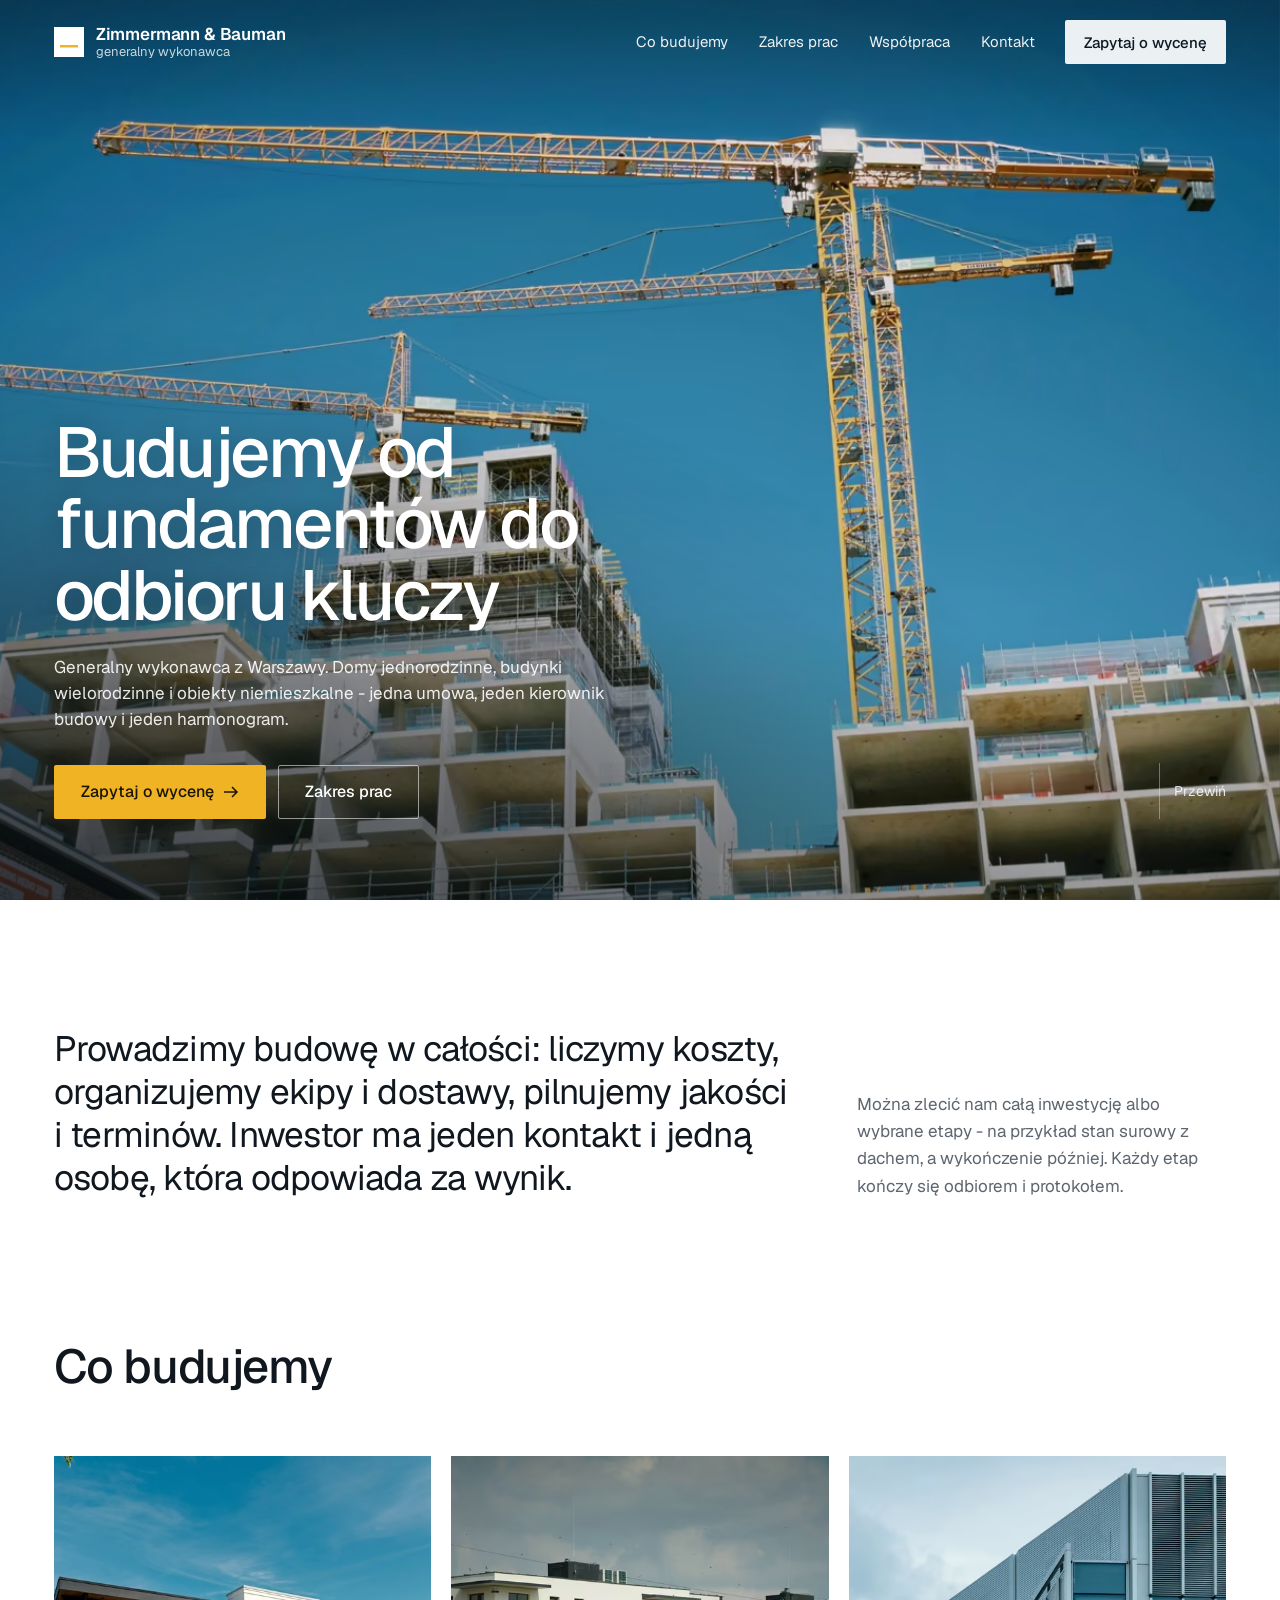
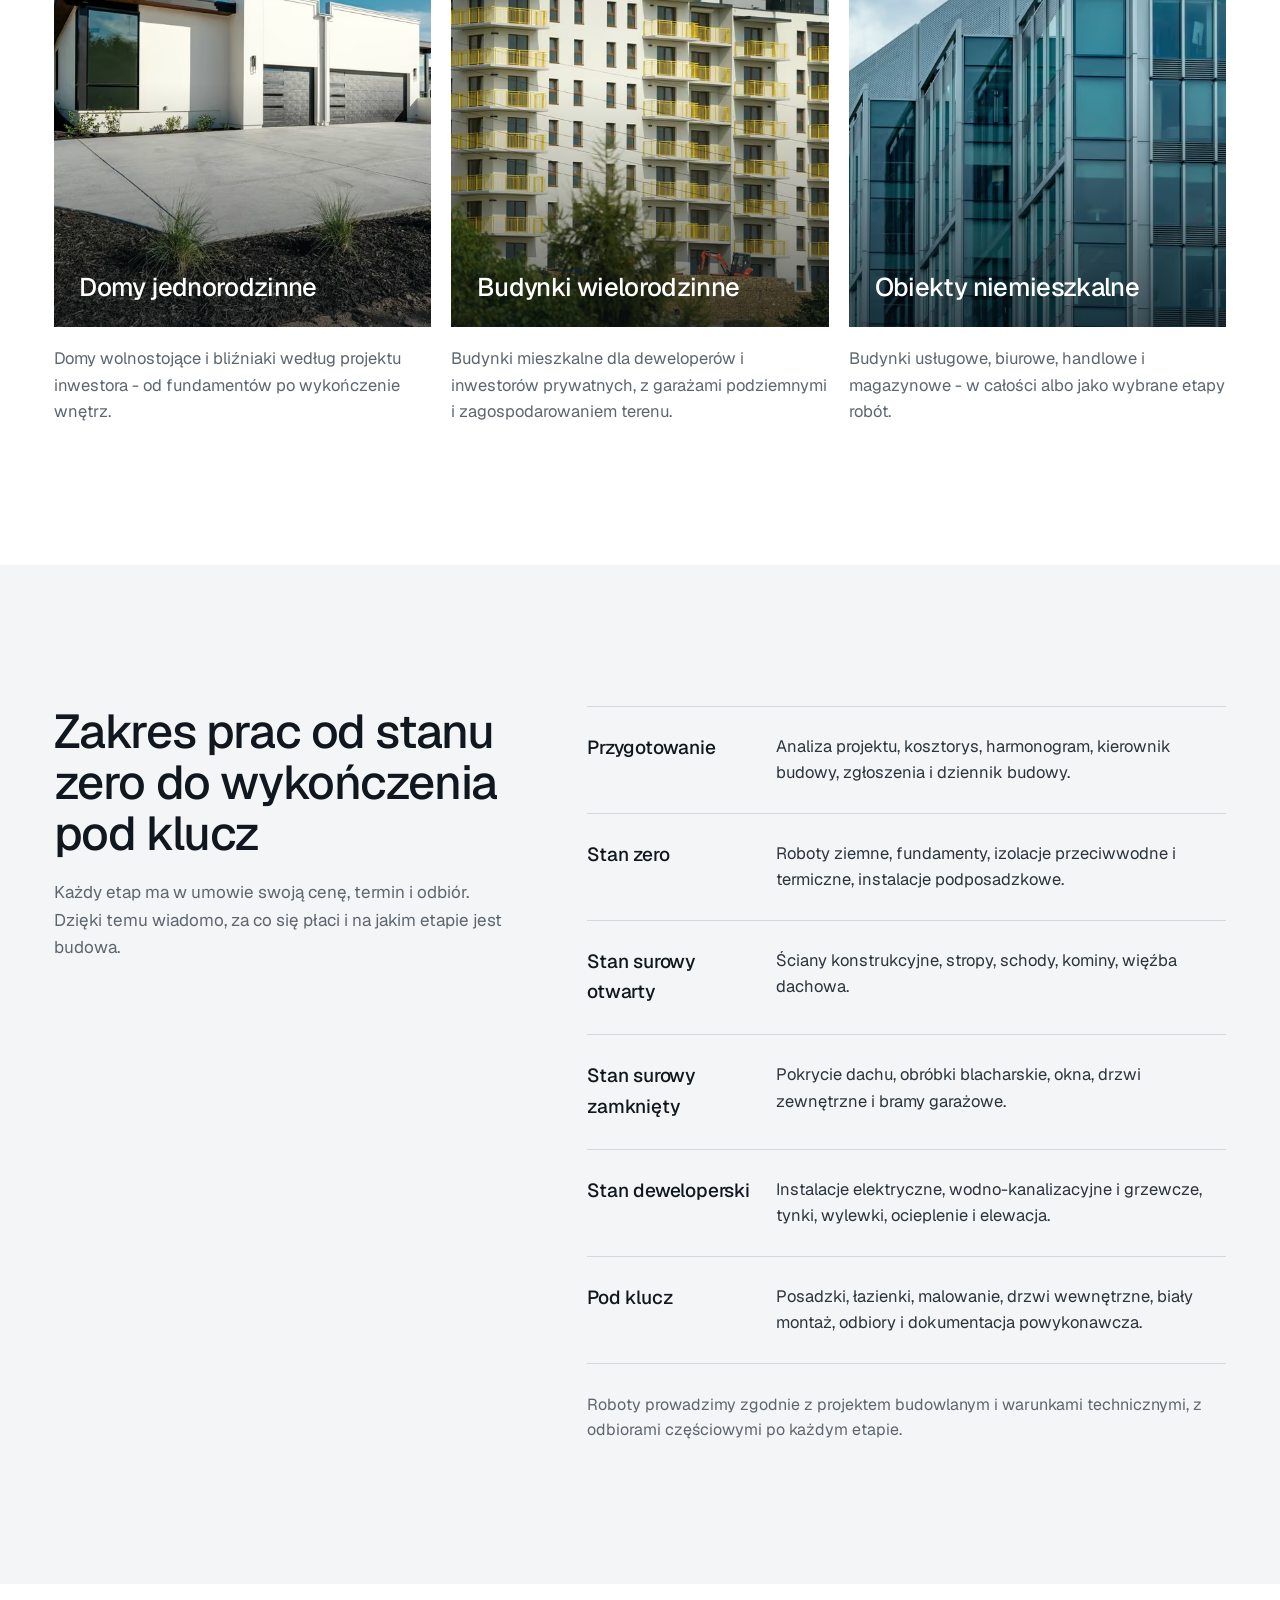
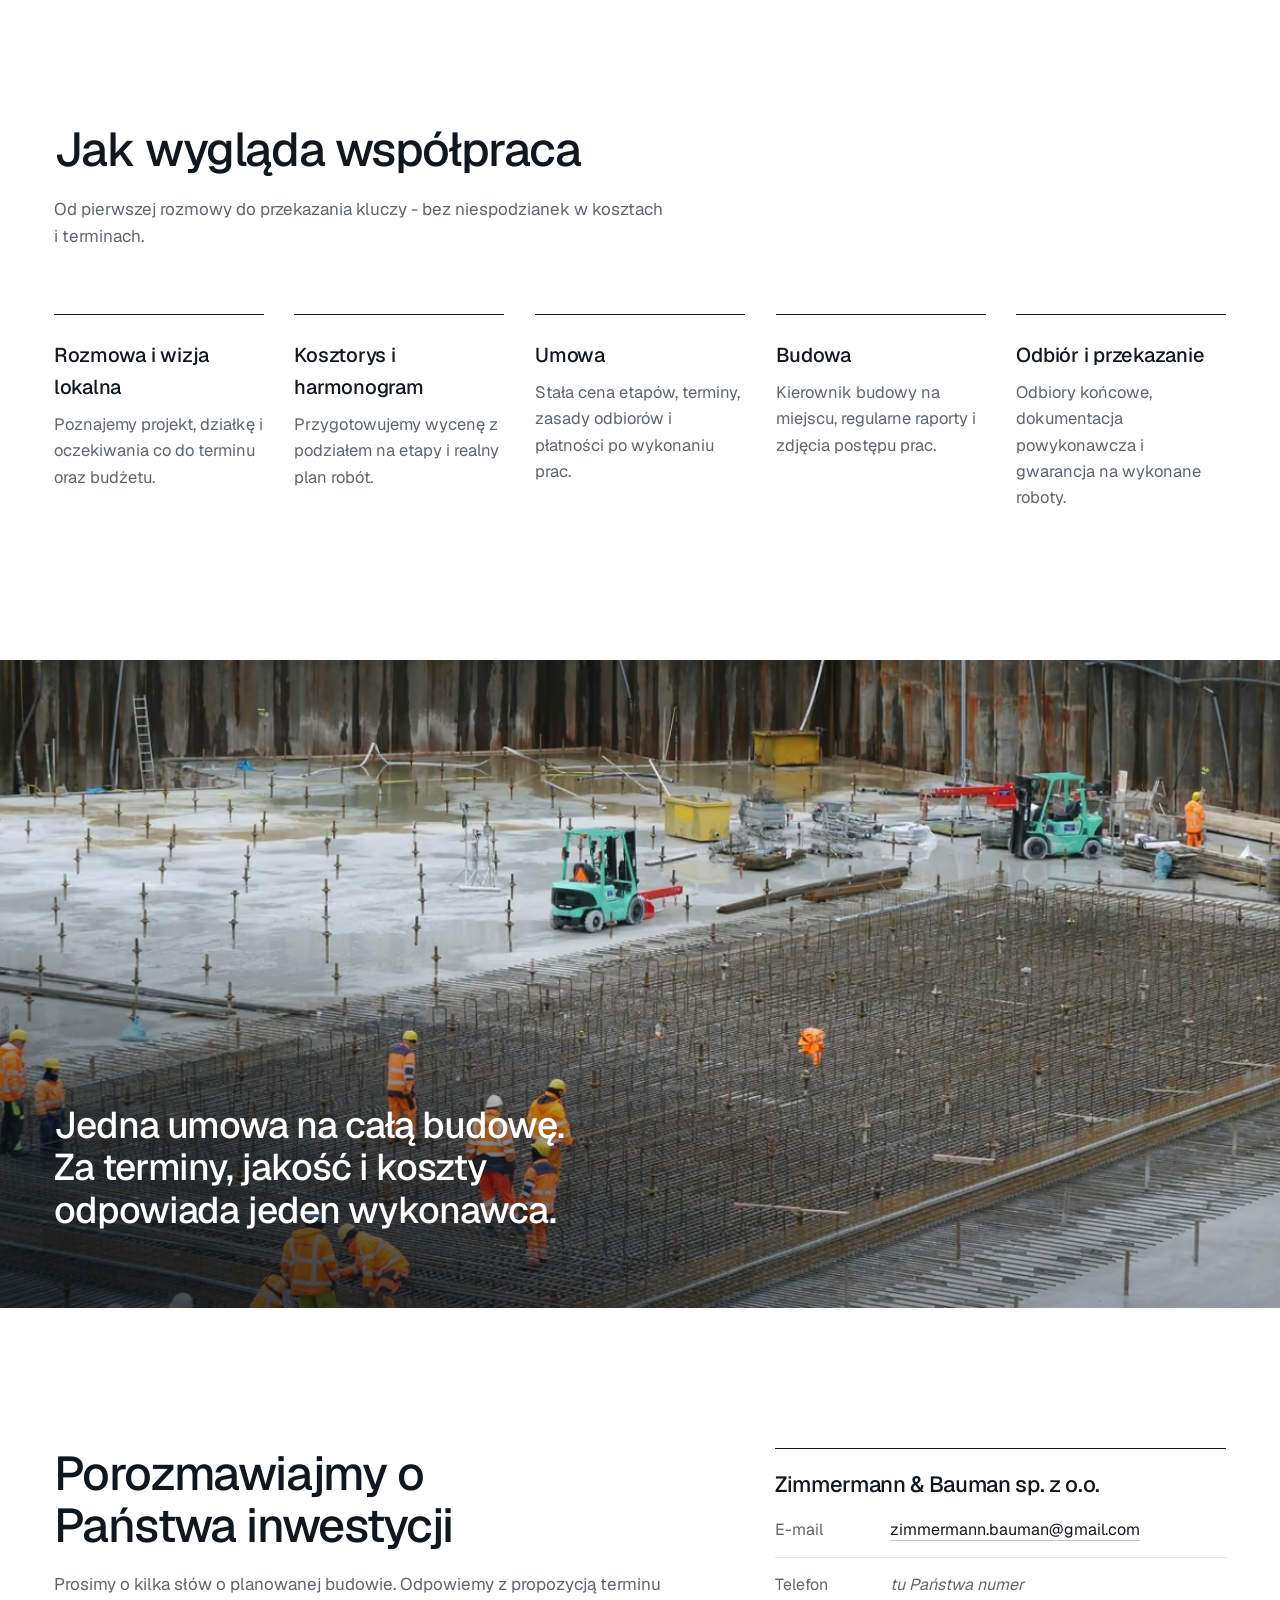
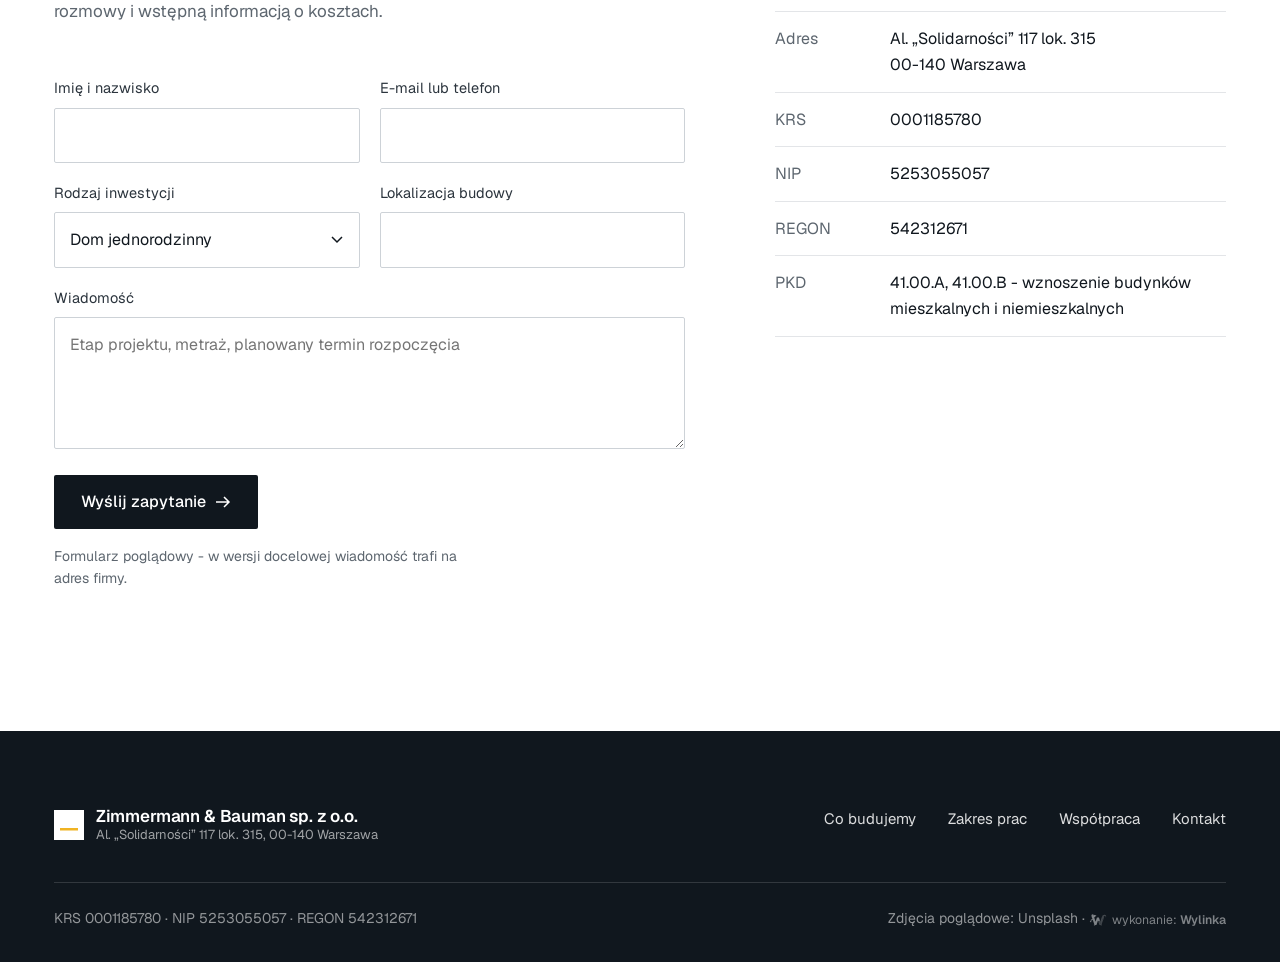
<file: index.html>
<!doctype html>
<html lang="pl">
<head>
<meta charset="utf-8">
<meta name="viewport" content="width=device-width, initial-scale=1, viewport-fit=cover">
<title>Zimmermann &amp; Bauman - generalny wykonawca, Warszawa</title>
<meta name="description" content="Zimmermann &amp; Bauman sp. z o.o. - generalny wykonawca z Warszawy. Domy jednorodzinne, budynki wielorodzinne i obiekty niemieszkalne, od stanu zero do wykończenia pod klucz.">
<meta name="robots" content="noindex, nofollow">
<meta name="theme-color" content="#10171e">
<link rel="icon" href="data:image/svg+xml,%3Csvg xmlns='http://www.w3.org/2000/svg' viewBox='0 0 30 30'%3E%3Crect width='30' height='30' fill='%2310171e'/%3E%3Crect x='6' y='18' width='18' height='2.5' fill='%23f0b323'/%3E%3C/svg%3E">
<link rel="preload" href="fonts/geist-latin.woff2" as="font" type="font/woff2" crossorigin>
<link rel="preload" href="fonts/geist-latin-ext.woff2" as="font" type="font/woff2" crossorigin>
<link rel="preload" as="image" type="image/avif" media="(orientation: portrait) and (max-width: 1023px)" imagesrcset="img/hero-m-640.avif 640w, img/hero-m-960.avif 960w, img/hero-m-1280.avif 1280w" imagesizes="100vw" fetchpriority="high">
<link rel="preload" as="image" type="image/avif" media="(orientation: landscape), (min-width: 1024px)" imagesrcset="img/hero-1280.avif 1280w, img/hero-1920.avif 1920w, img/hero-2560.avif 2560w, img/hero-3400.avif 3400w" imagesizes="100vw" fetchpriority="high">
<style>
@font-face{font-family:Geist;font-style:normal;font-weight:300 700;font-display:swap;src:url(fonts/geist-latin-ext.woff2) format('woff2');unicode-range:U+0100-02BA,U+02BD-02C5,U+02C7-02CC,U+02CE-02D7,U+02DD-02FF,U+0304,U+0308,U+0329,U+1D00-1DBF,U+1E00-1E9F,U+1EF2-1EFF,U+2020,U+20A0-20AB,U+20AD-20C0,U+2113,U+2C60-2C7F,U+A720-A7FF}
@font-face{font-family:Geist;font-style:normal;font-weight:300 700;font-display:swap;src:url(fonts/geist-latin.woff2) format('woff2');unicode-range:U+0000-00FF,U+0131,U+0152-0153,U+02BB-02BC,U+02C6,U+02DA,U+02DC,U+0304,U+0308,U+0329,U+2000-206F,U+20AC,U+2122,U+2191,U+2193,U+2212,U+2215,U+FEFF,U+FFFD}
@font-face{font-family:"Geist Fallback";src:local("Arial");size-adjust:104%;ascent-override:92%;descent-override:24%;line-gap-override:0%}
:root{
  --ink:#10171e;--ink-2:#2b343d;--mute:#5d666f;--line:#e3e5e8;--soft:#f4f5f6;--white:#fff;
  --acc:#f0b323;--acc-ink:#1a1405;
  --gut:clamp(20px,4.2vw,72px);--max:1520px;
  --f:Geist,"Geist Fallback",system-ui,-apple-system,"Segoe UI",Arial,sans-serif;
}
*,*::before,*::after{box-sizing:border-box}
html{-webkit-text-size-adjust:100%;scroll-behavior:smooth;scroll-padding-top:72px}
body{margin:0;background:var(--white);color:var(--ink);font-family:var(--f);font-size:17px;line-height:1.6;-webkit-font-smoothing:antialiased;text-rendering:optimizeLegibility;overflow-x:hidden}
img{display:block;max-width:100%}
a{color:inherit}
h1,h2,h3{margin:0;font-weight:500;letter-spacing:-.025em;line-height:1.08}
p{margin:0}
.wrap{max-width:var(--max);margin:0 auto;padding:0 var(--gut)}
.btn{display:inline-flex;align-items:center;gap:.6em;height:54px;padding:0 26px;border-radius:2px;font:500 16px/1 var(--f);text-decoration:none;border:1px solid transparent;cursor:pointer;transition:background-color .2s,color .2s,border-color .2s;white-space:nowrap}
.btn svg{width:16px;height:16px;transition:transform .2s}
.btn:hover svg{transform:translateX(3px)}
.btn-acc{background:var(--acc);color:var(--acc-ink)}
.btn-acc:hover{background:#ffc53d}
.btn-ghost{color:#fff;border-color:rgba(255,255,255,.55)}
.btn-ghost:hover{background:rgba(255,255,255,.12);border-color:#fff}
.btn-ink{background:var(--ink);color:#fff}
.btn-ink:hover{background:#25303b}

/* header */
.hdr{position:fixed;inset:0 0 auto 0;z-index:50;color:#fff;transition:background-color .3s,color .3s,box-shadow .3s}
.hdr-in{display:flex;align-items:center;justify-content:space-between;gap:24px;height:84px;max-width:none;padding:0 var(--gut);transition:height .3s}
.hdr.solid{background:rgba(255,255,255,.97);color:var(--ink);box-shadow:0 1px 0 var(--line)}
.hdr.solid .hdr-in{height:68px}
.brand{display:flex;align-items:center;gap:12px;text-decoration:none;min-width:0}
.brand-mark{width:30px;height:30px;flex:none}
.brand-mark rect:first-child{fill:currentColor}
.brand-name{font-weight:600;font-size:clamp(17px,.95vw,20px);letter-spacing:-.01em;line-height:1.1;white-space:nowrap}
.brand-name small{display:block;font-weight:400;font-size:13px;letter-spacing:0;opacity:.78;margin-top:2px}
.nav{display:flex;align-items:center;gap:clamp(20px,2.4vw,40px)}
.nav a{font-size:clamp(15px,.8vw,17px);text-decoration:none;opacity:.92;white-space:nowrap}
.nav a:not(.btn):hover{opacity:1;text-decoration:underline;text-underline-offset:6px;text-decoration-thickness:1px}
.nav .btn{height:clamp(44px,2.4vw,50px);padding:0 clamp(18px,1.2vw,24px)}
.hdr:not(.solid) .nav .btn{background:#fff;color:var(--ink)}
.hdr:not(.solid) .nav .btn:hover{background:var(--acc)}
.hdr.solid .nav .btn{background:var(--acc);color:var(--acc-ink)}
.hdr.solid .nav .btn:hover{background:#ffc53d}
.menu-btn{display:none;width:44px;height:44px;margin-right:-10px;background:none;border:0;color:inherit;cursor:pointer}
.menu-btn span{display:block;width:22px;height:1.5px;background:currentColor;margin:6px auto;transition:transform .25s,opacity .25s}
.hdr.open .menu-btn span:nth-child(1){transform:translateY(7.5px) rotate(45deg)}
.hdr.open .menu-btn span:nth-child(2){opacity:0}
.hdr.open .menu-btn span:nth-child(3){transform:translateY(-7.5px) rotate(-45deg)}

/* hero */
.hero{position:relative;height:100vh;height:100svh;min-height:560px;color:#fff;overflow:hidden;background:#3d6f9c}
.hero picture,.hero-img{position:absolute;inset:0;width:100%;height:100%}
.hero-img{object-fit:cover;object-position:50% 32%;animation:settle 2.4s cubic-bezier(.2,.7,.2,1) both}
@keyframes settle{from{transform:scale(1.045)}to{transform:scale(1)}}
.hero::before{content:"";position:absolute;inset:0;z-index:1;pointer-events:none;
  background:
   linear-gradient(180deg,rgba(6,12,18,.34) 0,rgba(6,12,18,0) 140px),
   radial-gradient(120% 90% at 0% 100%,rgba(6,12,18,.68) 0,rgba(6,12,18,.42) 32%,rgba(6,12,18,.1) 58%,rgba(6,12,18,0) 72%),
   linear-gradient(0deg,rgba(6,12,18,.28) 0,rgba(6,12,18,0) 30%)}
.hero-in{position:relative;z-index:2;height:100%;display:flex;flex-direction:column;justify-content:flex-end;padding:0 var(--gut) clamp(56px,9vh,112px)}
.hero h1{font-size:clamp(42px,5.5vw,124px);line-height:1.02;letter-spacing:-.035em;font-weight:500;max-width:15.5ch;text-wrap:balance;text-shadow:0 1px 24px rgba(0,0,0,.18)}
.hero-lead{margin-top:clamp(18px,2.4vh,28px);max-width:600px;font-size:clamp(17px,1.25vw,21px);line-height:1.55;color:rgba(255,255,255,.9)}
.hero-cta{display:flex;flex-wrap:wrap;gap:12px;margin-top:clamp(26px,3.6vh,40px)}
.scroll-cue{position:absolute;z-index:2;right:var(--gut);bottom:clamp(56px,9vh,112px);display:flex;align-items:center;gap:14px;font-size:14px;color:rgba(255,255,255,.85);text-decoration:none}
.scroll-cue i{position:relative;display:block;width:1px;height:56px;background:rgba(255,255,255,.35);overflow:hidden}
.scroll-cue i::after{content:"";position:absolute;left:0;top:-40%;width:1px;height:40%;background:#fff;animation:cue 2.2s ease-in-out infinite}
@keyframes cue{to{top:100%}}

/* sections */
section{position:relative}
.sec{padding:clamp(80px,11vw,168px) 0}
.sec-head{display:grid;grid-template-columns:minmax(0,1fr);align-content:start;gap:20px;margin-bottom:clamp(40px,5vw,72px)}
.h2{font-size:clamp(34px,3.7vw,64px);letter-spacing:-.03em;max-width:18ch;text-wrap:balance}
.sub{font-size:clamp(17px,1.2vw,19px);color:var(--mute);max-width:56ch}

.intro{padding:clamp(80px,10vw,152px) 0 0}
.intro .wrap{display:grid;grid-template-columns:minmax(0,8fr) minmax(0,4fr);gap:clamp(32px,5vw,96px);align-items:end}
.intro p{font-size:clamp(26px,2.75vw,46px);line-height:1.22;letter-spacing:-.022em;font-weight:400;max-width:32ch;color:var(--ink);text-wrap:pretty}
.intro p + p{font-size:clamp(17px,1.2vw,19px);line-height:1.6;letter-spacing:0;color:var(--mute);max-width:60ch}

/* services */
.tiles{display:grid;grid-template-columns:repeat(3,minmax(0,1fr));gap:clamp(14px,1.6vw,28px)}
.tile{position:relative;text-decoration:none;color:#fff}
.tile-ph{position:relative;aspect-ratio:4/5;overflow:hidden;background:#cfd6dc}
.tile-ph img{width:100%;height:100%;object-fit:cover;transition:transform .9s cubic-bezier(.2,.7,.2,1)}
.tile:hover .tile-ph img{transform:scale(1.035)}
.tile-ph::after{content:"";position:absolute;inset:0;background:linear-gradient(0deg,rgba(6,12,18,.62) 0,rgba(6,12,18,.18) 34%,rgba(6,12,18,0) 52%)}
.tile h3{position:absolute;z-index:1;left:clamp(20px,2vw,32px);right:20px;bottom:clamp(20px,2vw,30px);font-size:clamp(24px,2vw,34px);letter-spacing:-.025em}
.tile p{margin-top:18px;color:var(--mute);font-size:16.5px;max-width:42ch}

/* scope */
.scope{background:var(--soft)}
.scope-grid{display:grid;grid-template-columns:minmax(0,5fr) minmax(0,7fr);gap:clamp(40px,6vw,120px);align-items:start}
.scope-grid .sec-head{position:sticky;top:120px;margin:0}
.rows{border-top:1px solid #d5d9dd;margin:0;padding:0;list-style:none}
.rows li{display:grid;grid-template-columns:minmax(0,15ch) minmax(0,1fr);gap:24px;padding:26px 0 27px;border-bottom:1px solid #d5d9dd}
.rows b{font-weight:500;font-size:19px;letter-spacing:-.01em}
.rows span{color:var(--ink-2);font-size:16.5px}
.note{margin-top:28px;color:var(--mute);font-size:16px}

/* process */
.proc dl{margin:0;display:grid;grid-template-columns:repeat(5,minmax(0,1fr));column-gap:clamp(20px,2.4vw,48px)}
.proc dl div{padding:24px 0 8px;border-top:1px solid var(--ink)}
.proc dt{font-weight:500;font-size:20px;letter-spacing:-.012em;margin-bottom:8px}
.proc dd{margin:0;color:var(--mute);font-size:16.5px}

/* band */
.band{position:relative;height:clamp(420px,72vh,860px);overflow:hidden;color:#fff;background:#8c8f8f}
.band img{position:absolute;inset:0;width:100%;height:100%;object-fit:cover;object-position:50% 60%}
.band::before{content:"";position:absolute;inset:0;z-index:1;background:radial-gradient(110% 100% at 0% 100%,rgba(6,12,18,.74) 0,rgba(6,12,18,.45) 34%,rgba(6,12,18,0) 66%),linear-gradient(0deg,rgba(6,12,18,.3) 0,rgba(6,12,18,0) 40%)}
.band-in{position:relative;z-index:2;height:100%;display:flex;align-items:flex-end;padding-bottom:clamp(40px,6vw,88px)}
.band p{font-size:clamp(26px,2.9vw,50px);line-height:1.14;letter-spacing:-.028em;max-width:22ch;font-weight:500;text-wrap:balance}

/* contact */
.contact-grid{display:grid;grid-template-columns:minmax(0,7fr) minmax(0,5fr);gap:clamp(48px,7vw,140px);align-items:start}
.form{display:grid;grid-template-columns:1fr 1fr;gap:18px 20px;margin-top:clamp(36px,4vw,56px)}
.field{display:flex;flex-direction:column;gap:8px}
.field.full{grid-column:1/-1}
.field label{font-size:14.5px;color:var(--ink-2)}
.field input,.field select,.field textarea{font:inherit;font-size:16px;color:var(--ink);background:#fff;border:1px solid #cdd2d7;border-radius:2px;padding:14px 15px;min-height:52px;width:100%;transition:border-color .2s,box-shadow .2s}
.field textarea{min-height:132px;resize:vertical}
.field select{appearance:none;background-image:url("data:image/svg+xml,%3Csvg xmlns='http://www.w3.org/2000/svg' width='12' height='8' viewBox='0 0 12 8'%3E%3Cpath d='M1 1l5 5 5-5' fill='none' stroke='%2310171e' stroke-width='1.5'/%3E%3C/svg%3E");background-repeat:no-repeat;background-position:right 16px center;padding-right:40px}
.field input:focus,.field select:focus,.field textarea:focus{outline:0;border-color:var(--ink);box-shadow:0 0 0 3px rgba(240,179,35,.35)}
.form-foot{grid-column:1/-1;display:flex;flex-wrap:wrap;align-items:center;gap:16px 24px;margin-top:8px}
.form-foot small{color:var(--mute);font-size:14px;max-width:46ch}
.form-ok{grid-column:1/-1;display:none;padding:16px 18px;background:var(--soft);border-left:2px solid var(--acc);font-size:16px}
.form.sent .form-ok{display:block}
.data{border-top:1px solid var(--ink)}
.data h3{font-size:22px;letter-spacing:-.015em;padding:24px 0 6px}
.data dl{margin:0}
.data div{display:grid;grid-template-columns:minmax(0,9ch) minmax(0,1fr);gap:16px;padding:14px 0;border-bottom:1px solid var(--line);font-size:16px}
.data dt{color:var(--mute)}
.data dd{margin:0;overflow-wrap:break-word;min-width:0}
.data a{text-decoration:none;border-bottom:1px solid #c4c9ce}
.data a:hover{border-color:var(--ink)}
.data .ph{color:var(--mute);font-style:italic}

/* footer */
.ftr{background:var(--ink);color:rgba(255,255,255,.72);padding:clamp(56px,6vw,88px) 0 32px;font-size:15px}
.ftr-top{display:flex;flex-wrap:wrap;justify-content:space-between;gap:32px 48px;padding-bottom:40px;border-bottom:1px solid rgba(255,255,255,.14)}
.ftr .brand{color:#fff}
.ftr .brand-name small{opacity:.6}
.ftr nav{display:flex;flex-wrap:wrap;gap:12px 32px}
.ftr nav a{text-decoration:none;color:rgba(255,255,255,.85)}
.ftr nav a:hover{color:#fff}
.ftr-bot{display:flex;flex-wrap:wrap;justify-content:space-between;gap:10px 32px;padding-top:24px;font-size:14px;color:rgba(255,255,255,.55)}
.ftr-bot .wylinka-badge{vertical-align:middle}
.ftr-bot a:not(.wylinka-badge){color:rgba(255,255,255,.8);text-decoration:none;border-bottom:1px solid rgba(255,255,255,.3)}
.ftr-bot a:hover{color:#fff}

/* sticky mobile bar */
.mbar{display:none}

@media (min-width:1800px){
  .hero h1{max-width:16ch}
  .hero-lead{font-size:22px;max-width:660px}
  .hero-cta .btn{height:60px;padding:0 30px;font-size:17px}
}
@media (min-aspect-ratio:2/1){
  .hero-img{object-position:50% 30%}
}
@media (max-width:1180px){
  .proc dl{grid-template-columns:repeat(3,minmax(0,1fr));row-gap:28px}
}
@media (max-width:1023px){
  .nav{display:none}
  .menu-btn{display:block}
  .hdr.open{background:#fff;color:var(--ink)}
  .hdr.open .nav{display:flex;position:absolute;top:100%;left:0;right:0;flex-direction:column;align-items:stretch;gap:0;background:#fff;padding:8px var(--gut) 24px;box-shadow:0 12px 24px rgba(0,0,0,.08)}
  .hdr.open .nav a:not(.btn){padding:16px 0;border-bottom:1px solid var(--line);font-size:18px}
  .hdr.open .nav .btn{margin-top:20px;justify-content:center;height:52px;background:var(--acc);color:var(--acc-ink)}
  .scope-grid,.contact-grid,.intro .wrap{grid-template-columns:minmax(0,1fr)}
  .scope-grid .sec-head{position:static}
  .proc dl{grid-template-columns:minmax(0,1fr) minmax(0,1fr)}
  .intro .wrap{gap:24px}
  .scroll-cue{display:none}
}
@media (orientation:portrait) and (max-width:1023px){
  .hero-img{object-position:62% 50%}
}
@media (max-width:760px){
  body{font-size:16px}
  .hdr-in{height:68px}
  .hdr.solid .hdr-in{height:60px}
  .brand-mark{width:26px;height:26px}
  .brand-name{font-size:16.5px}
  .brand-name small{font-size:12px}
  .hero{min-height:520px}
  .hero::before{background:
   linear-gradient(180deg,rgba(6,12,18,.42) 0,rgba(6,12,18,0) 120px),
   linear-gradient(0deg,rgba(6,12,18,.78) 0,rgba(6,12,18,.5) 30%,rgba(6,12,18,.08) 54%,rgba(6,12,18,0) 62%)}
  .hero-in{padding-bottom:max(28px,env(safe-area-inset-bottom))}
  .hero h1{font-size:clamp(36px,10.4vw,46px);line-height:1.04}
  .hero-lead{font-size:16.5px;margin-top:16px}
  .hero-cta{margin-top:24px;flex-direction:column;align-items:stretch;gap:10px}
  .hero-cta .btn{justify-content:center;height:52px}
  .tiles{grid-template-columns:minmax(0,1fr);gap:40px}
  .tile-ph{aspect-ratio:4/3.6}
  .rows li{grid-template-columns:minmax(0,1fr);gap:6px;padding:20px 0 22px}
  .proc dl{grid-template-columns:minmax(0,1fr)}
  .form{grid-template-columns:minmax(0,1fr)}
  .band{height:440px}
  .data div{grid-template-columns:76px minmax(0,1fr);gap:12px;font-size:15.5px}
  .mbar{display:flex;position:fixed;z-index:40;left:0;right:0;bottom:0;gap:10px;padding:10px 16px calc(10px + env(safe-area-inset-bottom));background:rgba(255,255,255,.97);box-shadow:0 -1px 0 var(--line);transform:translateY(110%);transition:transform .3s cubic-bezier(.2,.7,.2,1)}
  .mbar.show{transform:none}
  .mbar .btn{flex:1;justify-content:center;height:48px;padding:0 14px}
  .mbar .btn-line{flex:0 0 auto;border-color:#cdd2d7;color:var(--ink)}
  .ftr{padding-bottom:96px}
}
@media (max-height:700px) and (max-width:760px){
  .hero h1{font-size:34px}
  .hero-lead{display:none}
  .hero-cta{margin-top:20px}
}
@media (prefers-reduced-motion:reduce){
  *,*::before,*::after{animation:none!important;transition:none!important}
  html{scroll-behavior:auto}
}
</style>
<style>
.wylinka-badge{display:inline-flex;align-items:center;gap:.4em;color:inherit;text-decoration:none;font-size:.875em;line-height:1;opacity:.85}
.wylinka-badge:hover,.wylinka-badge:focus-visible{opacity:1}
.wylinka-badge:focus-visible{outline:2px solid currentColor;outline-offset:3px;border-radius:2px}
.wylinka-badge svg{width:18px;height:18px;flex:none;overflow:visible}
.wylinka-badge b{font-weight:600}
.wylinka-badge .wy-old{opacity:.45;transform-origin:40px 30px;transition:transform .32s cubic-bezier(.3,.7,.4,1),opacity .32s ease-out}
.wylinka-badge .wy-pod{opacity:0;transition:opacity .2s ease-out .08s}
.wylinka-badge:hover .wy-old,.wylinka-badge:focus-visible .wy-old{transform:translate(9px,7px) rotate(9deg);opacity:0}
.wylinka-badge:hover .wy-pod,.wylinka-badge:focus-visible .wy-pod{opacity:1}
@media (prefers-reduced-motion:reduce){.wylinka-badge .wy-old,.wylinka-badge .wy-pod{transition:none}.wylinka-badge:hover .wy-old,.wylinka-badge:focus-visible .wy-old{transform:none;opacity:.45}.wylinka-badge:hover .wy-pod,.wylinka-badge:focus-visible .wy-pod{opacity:0}}
</style>
</head>
<body>
<header class="hdr" id="hdr">
  <div class="hdr-in">
    <a class="brand" href="#top">
      <svg class="brand-mark" viewBox="0 0 30 30" aria-hidden="true"><rect width="30" height="30"/><rect x="6" y="18" width="18" height="2.5" fill="#f0b323"/></svg>
      <span class="brand-name">Zimmermann &amp; Bauman<small>generalny wykonawca</small></span>
    </a>
    <nav class="nav" id="nav" aria-label="Główne">
      <a href="#co-budujemy">Co budujemy</a>
      <a href="#zakres">Zakres prac</a>
      <a href="#wspolpraca">Współpraca</a>
      <a href="#kontakt">Kontakt</a>
      <a class="btn" href="#kontakt">Zapytaj o wycenę</a>
    </nav>
    <button class="menu-btn" id="menuBtn" aria-label="Menu" aria-expanded="false" aria-controls="nav"><span></span><span></span><span></span></button>
  </div>
</header>

<main id="top">
<section class="hero" aria-label="Wprowadzenie">
  <picture>
    <source type="image/avif" media="(orientation: portrait) and (max-width: 1023px)" srcset="img/hero-m-640.avif 640w, img/hero-m-960.avif 960w, img/hero-m-1280.avif 1280w" sizes="100vw">
    <source type="image/webp" media="(orientation: portrait) and (max-width: 1023px)" srcset="img/hero-m-640.webp 640w, img/hero-m-960.webp 960w, img/hero-m-1280.webp 1280w" sizes="100vw">
    <source type="image/avif" srcset="img/hero-1280.avif 1280w, img/hero-1920.avif 1920w, img/hero-2560.avif 2560w, img/hero-3400.avif 3400w" sizes="100vw">
    <img class="hero-img" src="img/hero-1920.webp" srcset="img/hero-1280.webp 1280w, img/hero-1920.webp 1920w, img/hero-2560.webp 2560w, img/hero-3400.webp 3400w" sizes="100vw" width="1920" height="1280" alt="Budynek mieszkalny w budowie i żurawie wieżowe na tle błękitnego nieba" fetchpriority="high" decoding="async">
  </picture>
  <div class="hero-in">
    <h1>Budujemy od fundamentów do odbioru kluczy</h1>
    <p class="hero-lead">Generalny wykonawca z Warszawy. Domy jednorodzinne, budynki wielorodzinne i obiekty niemieszkalne - jedna umowa, jeden kierownik budowy i jeden harmonogram.</p>
    <div class="hero-cta">
      <a class="btn btn-acc" href="#kontakt">Zapytaj o wycenę <svg viewBox="0 0 16 16" aria-hidden="true"><path d="M1 8h13M9 3l5 5-5 5" fill="none" stroke="currentColor" stroke-width="1.5"/></svg></a>
      <a class="btn btn-ghost" href="#zakres">Zakres prac</a>
    </div>
  </div>
  <a class="scroll-cue" href="#o-firmie"><i></i>Przewiń</a>
</section>

<section class="intro" id="o-firmie">
  <div class="wrap">
    <p>Prowadzimy budowę w całości: liczymy koszty, organizujemy ekipy i dostawy, pilnujemy jakości i terminów. Inwestor ma jeden kontakt i jedną osobę, która odpowiada za wynik.</p>
    <p>Można zlecić nam całą inwestycję albo wybrane etapy - na przykład stan surowy z dachem, a wykończenie później. Każdy etap kończy się odbiorem i protokołem.</p>
  </div>
</section>

<section class="sec" id="co-budujemy">
  <div class="wrap">
    <div class="sec-head">
      <h2 class="h2">Co budujemy</h2>
    </div>
    <div class="tiles">
      <a class="tile" href="#kontakt">
        <div class="tile-ph">
          <picture>
            <source type="image/avif" srcset="img/domy-560.avif 560w, img/domy-840.avif 840w, img/domy-1120.avif 1120w" sizes="(max-width:760px) 92vw, 32vw">
            <img src="img/domy-840.webp" srcset="img/domy-560.webp 560w, img/domy-840.webp 840w, img/domy-1120.webp 1120w" sizes="(max-width:760px) 92vw, 32vw" width="840" height="1050" alt="Nowoczesny parterowy dom jednorodzinny z garażem" loading="lazy" decoding="async">
          </picture>
          <h3>Domy jednorodzinne</h3>
        </div>
        <p>Domy wolnostojące i bliźniaki według projektu inwestora - od fundamentów po wykończenie wnętrz.</p>
      </a>
      <a class="tile" href="#kontakt">
        <div class="tile-ph">
          <picture>
            <source type="image/avif" srcset="img/wielorodzinne-560.avif 560w, img/wielorodzinne-840.avif 840w, img/wielorodzinne-1120.avif 1120w" sizes="(max-width:760px) 92vw, 32vw">
            <img src="img/wielorodzinne-840.webp" srcset="img/wielorodzinne-560.webp 560w, img/wielorodzinne-840.webp 840w, img/wielorodzinne-1120.webp 1120w" sizes="(max-width:760px) 92vw, 32vw" width="840" height="1050" alt="Wielokondygnacyjny budynek mieszkalny z balkonami" loading="lazy" decoding="async">
          </picture>
          <h3>Budynki wielorodzinne</h3>
        </div>
        <p>Budynki mieszkalne dla deweloperów i inwestorów prywatnych, z garażami podziemnymi i zagospodarowaniem terenu.</p>
      </a>
      <a class="tile" href="#kontakt">
        <div class="tile-ph">
          <picture>
            <source type="image/avif" srcset="img/niemieszkalne-560.avif 560w, img/niemieszkalne-840.avif 840w, img/niemieszkalne-1120.avif 1120w" sizes="(max-width:760px) 92vw, 32vw">
            <img src="img/niemieszkalne-840.webp" srcset="img/niemieszkalne-560.webp 560w, img/niemieszkalne-840.webp 840w, img/niemieszkalne-1120.webp 1120w" sizes="(max-width:760px) 92vw, 32vw" width="840" height="1050" alt="Przeszklona elewacja budynku biurowego" loading="lazy" decoding="async">
          </picture>
          <h3>Obiekty niemieszkalne</h3>
        </div>
        <p>Budynki usługowe, biurowe, handlowe i magazynowe - w całości albo jako wybrane etapy robót.</p>
      </a>
    </div>
  </div>
</section>

<section class="sec scope" id="zakres">
  <div class="wrap scope-grid">
    <div class="sec-head">
      <h2 class="h2">Zakres prac od stanu zero do wykończenia pod klucz</h2>
      <p class="sub">Każdy etap ma w umowie swoją cenę, termin i odbiór. Dzięki temu wiadomo, za co się płaci i na jakim etapie jest budowa.</p>
    </div>
    <div>
      <ul class="rows">
        <li><b>Przygotowanie</b><span>Analiza projektu, kosztorys, harmonogram, kierownik budowy, zgłoszenia i dziennik budowy.</span></li>
        <li><b>Stan zero</b><span>Roboty ziemne, fundamenty, izolacje przeciwwodne i termiczne, instalacje podposadzkowe.</span></li>
        <li><b>Stan surowy otwarty</b><span>Ściany konstrukcyjne, stropy, schody, kominy, więźba dachowa.</span></li>
        <li><b>Stan surowy zamknięty</b><span>Pokrycie dachu, obróbki blacharskie, okna, drzwi zewnętrzne i bramy garażowe.</span></li>
        <li><b>Stan deweloperski</b><span>Instalacje elektryczne, wodno-kanalizacyjne i grzewcze, tynki, wylewki, ocieplenie i elewacja.</span></li>
        <li><b>Pod klucz</b><span>Posadzki, łazienki, malowanie, drzwi wewnętrzne, biały montaż, odbiory i dokumentacja powykonawcza.</span></li>
      </ul>
      <p class="note">Roboty prowadzimy zgodnie z projektem budowlanym i warunkami technicznymi, z odbiorami częściowymi po każdym etapie.</p>
    </div>
  </div>
</section>

<section class="sec" id="wspolpraca">
  <div class="wrap proc">
    <div class="sec-head">
      <h2 class="h2">Jak wygląda współpraca</h2>
      <p class="sub">Od pierwszej rozmowy do przekazania kluczy - bez niespodzianek w kosztach i terminach.</p>
    </div>
    <dl>
      <div><dt>Rozmowa i wizja lokalna</dt><dd>Poznajemy projekt, działkę i oczekiwania co do terminu oraz budżetu.</dd></div>
      <div><dt>Kosztorys i harmonogram</dt><dd>Przygotowujemy wycenę z podziałem na etapy i realny plan robót.</dd></div>
      <div><dt>Umowa</dt><dd>Stała cena etapów, terminy, zasady odbiorów i płatności po wykonaniu prac.</dd></div>
      <div><dt>Budowa</dt><dd>Kierownik budowy na miejscu, regularne raporty i zdjęcia postępu prac.</dd></div>
      <div><dt>Odbiór i przekazanie</dt><dd>Odbiory końcowe, dokumentacja powykonawcza i gwarancja na wykonane roboty.</dd></div>
    </dl>
  </div>
</section>

<section class="band" aria-label="Budowa">
  <picture>
    <source type="image/avif" srcset="img/fundament-1280.avif 1280w, img/fundament-1920.avif 1920w, img/fundament-2560.avif 2560w" sizes="100vw">
    <img src="img/fundament-1920.webp" srcset="img/fundament-1280.webp 1280w, img/fundament-1920.webp 1920w, img/fundament-2560.webp 2560w" sizes="100vw" width="1920" height="912" alt="Ekipa przy zbrojeniu płyty fundamentowej" loading="lazy" decoding="async">
  </picture>
  <div class="wrap band-in">
    <p>Jedna umowa na całą budowę. Za terminy, jakość i koszty odpowiada jeden wykonawca.</p>
  </div>
</section>

<section class="sec" id="kontakt">
  <div class="wrap contact-grid">
    <div>
      <h2 class="h2">Porozmawiajmy o Państwa inwestycji</h2>
      <p class="sub" style="margin-top:20px">Prosimy o kilka słów o planowanej budowie. Odpowiemy z propozycją terminu rozmowy i wstępną informacją o kosztach.</p>
      <form class="form" id="form" novalidate>
        <div class="field"><label for="f-name">Imię i nazwisko</label><input id="f-name" name="name" autocomplete="name"></div>
        <div class="field"><label for="f-mail">E-mail lub telefon</label><input id="f-mail" name="contact" autocomplete="email"></div>
        <div class="field"><label for="f-type">Rodzaj inwestycji</label>
          <select id="f-type" name="type"><option>Dom jednorodzinny</option><option>Budynek wielorodzinny</option><option>Obiekt niemieszkalny</option><option>Inne</option></select></div>
        <div class="field"><label for="f-place">Lokalizacja budowy</label><input id="f-place" name="place"></div>
        <div class="field full"><label for="f-msg">Wiadomość</label><textarea id="f-msg" name="msg" placeholder="Etap projektu, metraż, planowany termin rozpoczęcia"></textarea></div>
        <div class="form-foot">
          <button class="btn btn-ink" type="submit">Wyślij zapytanie <svg viewBox="0 0 16 16" aria-hidden="true"><path d="M1 8h13M9 3l5 5-5 5" fill="none" stroke="currentColor" stroke-width="1.5"/></svg></button>
          <small>Formularz poglądowy - w wersji docelowej wiadomość trafi na adres firmy.</small>
        </div>
        <p class="form-ok" role="status">Dziękujemy - to wersja poglądowa, wiadomość nie została wysłana.</p>
      </form>
    </div>
    <aside class="data" aria-label="Dane firmy">
      <h3>Zimmermann &amp; Bauman sp. z o.o.</h3>
      <dl>
        <div><dt>E-mail</dt><dd><a href="mailto:zimmermann.bauman@gmail.com">zimmermann.bauman@gmail.com</a></dd></div>
        <div><dt>Telefon</dt><dd class="ph">tu Państwa numer</dd></div>
        <div><dt>Adres</dt><dd>Al. „Solidarności” 117 lok. 315<br>00-140 Warszawa</dd></div>
        <div><dt>KRS</dt><dd>0001185780</dd></div>
        <div><dt>NIP</dt><dd>5253055057</dd></div>
        <div><dt>REGON</dt><dd>542312671</dd></div>
        <div><dt>PKD</dt><dd>41.00.A, 41.00.B - wznoszenie budynków mieszkalnych i niemieszkalnych</dd></div>
      </dl>
    </aside>
  </div>
</section>
</main>

<footer class="ftr">
  <div class="wrap">
    <div class="ftr-top">
      <a class="brand" href="#top">
        <svg class="brand-mark" viewBox="0 0 30 30" aria-hidden="true"><rect width="30" height="30" fill="#fff" style="fill:#fff"/><rect x="6" y="18" width="18" height="2.5" fill="#f0b323"/></svg>
        <span class="brand-name">Zimmermann &amp; Bauman sp. z o.o.<small>Al. „Solidarności” 117 lok. 315, 00-140 Warszawa</small></span>
      </a>
      <nav aria-label="Stopka">
        <a href="#co-budujemy">Co budujemy</a>
        <a href="#zakres">Zakres prac</a>
        <a href="#wspolpraca">Współpraca</a>
        <a href="#kontakt">Kontakt</a>
      </nav>
    </div>
    <div class="ftr-bot">
      <span>KRS 0001185780 · NIP 5253055057 · REGON 542312671</span>
      <span>Zdjęcia poglądowe: Unsplash · <a class="wylinka-badge" href="https://wylinka.pl/?utm_source=zimmermannbauman-koncepcja&amp;utm_medium=stopka&amp;utm_campaign=wykonanie" rel="noopener" title="Strona wykonana przez Wylinka"><svg viewBox="0 0 64 64" aria-hidden="true" focusable="false" fill="currentColor"><path d="M9.8 22.8l-1.2-7.9 2.2-3.7 15.5 4.6-.5 1.5-7.2 5.5 4.7 15.6 5-15.6 7 0 4.1 12.7-4.2-.9-2.6 1.8-.8-2.2-5.3 15.6-4.3 0 .4 .2-2.1 2.8-1.3-1.1 1.1-1.4-3.1 .2-.1-1.7 2.2-.1-5.7-16.5-4.8 .6-.8 3.1 0 .5-.3 .5 .8 2.2-1.6 .5-.4-1.3-.8 1.6-1.5-.8 .8-1.6-1.4 .6-.6-1.6 2.3-.8 .2-.4 1.3-4.8 5.9-.8-2.4-6.9zM15.2 13.7l-.1-.4-.4 .8-.1 .8 .1 1 .1 .4 .3 .7 .3-.9 .1-.7 0-.8z"/><path class="wy-pod" d="M37.1 49.8l-4.5-13.3 2.6-1.8 4.2 .9 .9 2.8 3-9.7 0-.5 .1-.8 3.2-8.4 .5-1 .6-1 .9-1.1 1.3-1 1.1-.7 1.4-.5 1.4-.3 .7 0 .9 0 1.2 .3 1.4 .6 .8 .5 .7 .7 .6 .7 .5 .9 .3 .9 .1 .9 0 .8-.2 .9-.5 .9-.5 .6-.7 .5-.7 .3-.1-.1 0-.1 .5-.5 .3-.7 .2-.5 0-.6-.1-.6-.3-.7-.4-.5-.4-.4-.5-.3-.6-.3-.7 0-.7 .1-.6 .1-.5 .4-.5 .5-.3 .5-.2 .7-.1 1.5-1.4 5.1-.8 3.3-.3 .7-.5 .7-6 17.5 1.9 .1-.1 1.7-3.1-.2 1.1 1.4-1.3 1.1-2.1-2.8 .4-.2z"/><path class="wy-old" d="M40.8 50l.4-.2-4.1 0-4.2-12.5 2.5-1.7 4.3 .9 .6 1.9 .6-1.6 0-.3 2.4-7.8 0-.5 .1-.8 3.2-8.4 .4-.8 .6-.9 .9-1.2 .9-.9 1.3-.8 1.4-.6 1.2-.3 1.4-.1 1.3 .1 .6 .2 .8 .3 1.1 .6 .9 .7 .7 .9 .5 .9 .3 .9 .1 1.1-.1 .9-.3 .9-.4 .7-.6 .7-.6 .4-.6 .2-.1-.1 0-.1 .5-.5 .3-.7 .2-.5 0-.5-.1-.6-.2-.6-.3-.5-.4-.5-.5-.3-.6-.3-.7-.1-.6 0-.6 .1-.6 .3-.6 .5-.3 .4-.2 .5-.1 .5-.1 1.5-1.4 5.1-.8 3.3-.3 .7-.5 .7-6 17.5 1.9 .1-.1 1.7-3.1-.2 1.1 1.4-1.3 1.1zM49.6 17.1l.6 1.7-1.5 1.9 .4 .4 1.8-2.1-.7-2.1zM48.1 28.3l.5 1.8-1.7 1.8 .4 .4 1.9-2-.6-2.2zM37.9 41.7l1.7-1.5-.4-.4-1.7 1.4zM42.6 38.7l-1.5 2.8 1.1 2-1.3 2.6 .5 .2 1.5-2.8-1.1-2 1.4-2.5z"/></svg><span>wykonanie: <b>Wylinka</b></span></a></span>
    </div>
  </div>
</footer>

<div class="mbar" id="mbar">
  <a class="btn btn-acc" href="#kontakt">Zapytaj o wycenę</a>
  <a class="btn btn-line" href="mailto:zimmermann.bauman@gmail.com">E-mail</a>
</div>

<script>
(function(){
  var h=document.getElementById('hdr'),b=document.getElementById('menuBtn'),m=document.getElementById('mbar'),hero=document.querySelector('.hero'),f=document.getElementById('form'),k=document.getElementById('kontakt');
  var heroOut=false,inContact=false;
  function bar(){m.classList.toggle('show',heroOut&&!inContact)}
  if('IntersectionObserver' in window){
    new IntersectionObserver(function(e){heroOut=!e[0].isIntersecting;bar()},{rootMargin:'-70% 0px 0px 0px'}).observe(hero);
    new IntersectionObserver(function(e){inContact=e[0].isIntersecting;bar()},{rootMargin:'0px 0px -30% 0px'}).observe(k);
  }
  var y=0;function sc(){var s=window.scrollY>40;if(s!==y){y=s;h.classList.toggle('solid',s)}}
  window.addEventListener('scroll',sc,{passive:true});sc();
  b.addEventListener('click',function(){var o=h.classList.toggle('open');b.setAttribute('aria-expanded',o)});
  document.querySelectorAll('.nav a').forEach(function(a){a.addEventListener('click',function(){h.classList.remove('open');b.setAttribute('aria-expanded','false')})});
  f.addEventListener('submit',function(e){e.preventDefault();f.classList.add('sent')});
})();
</script>
</body>
</html>
</file>
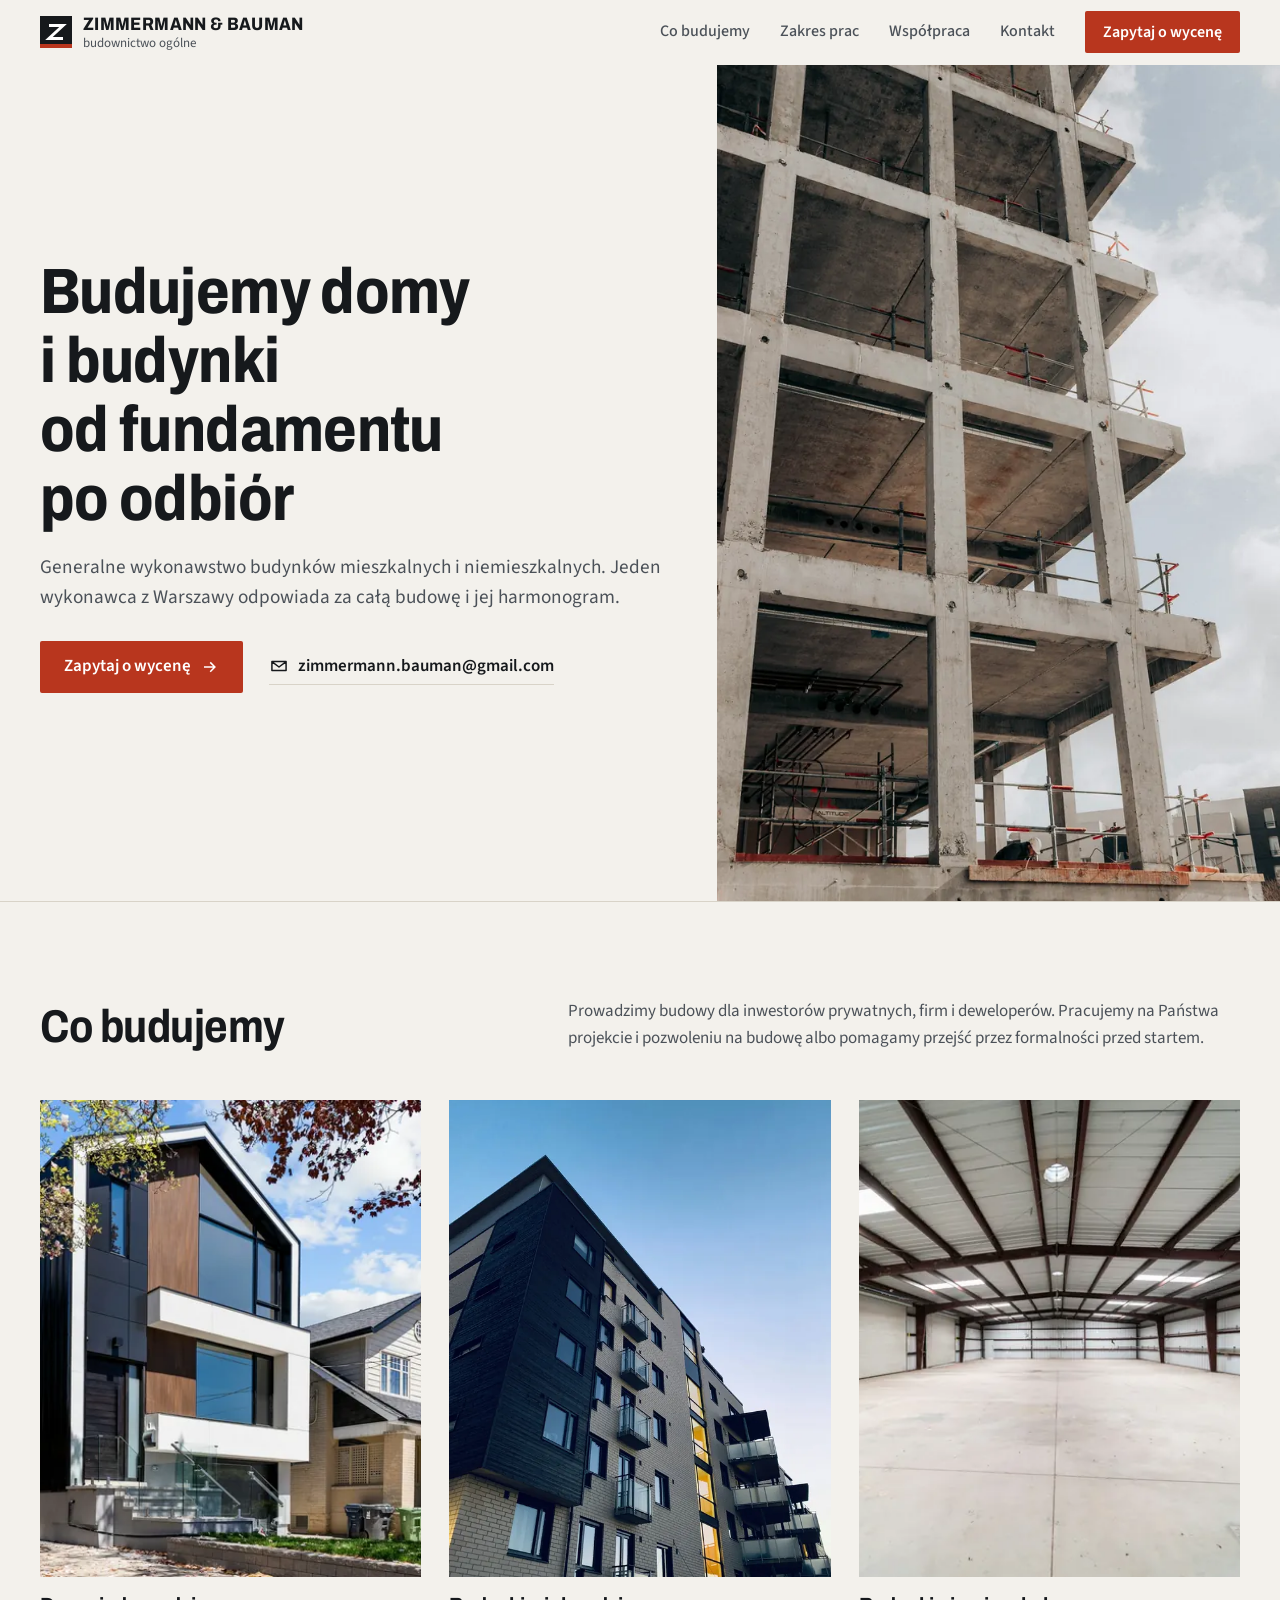
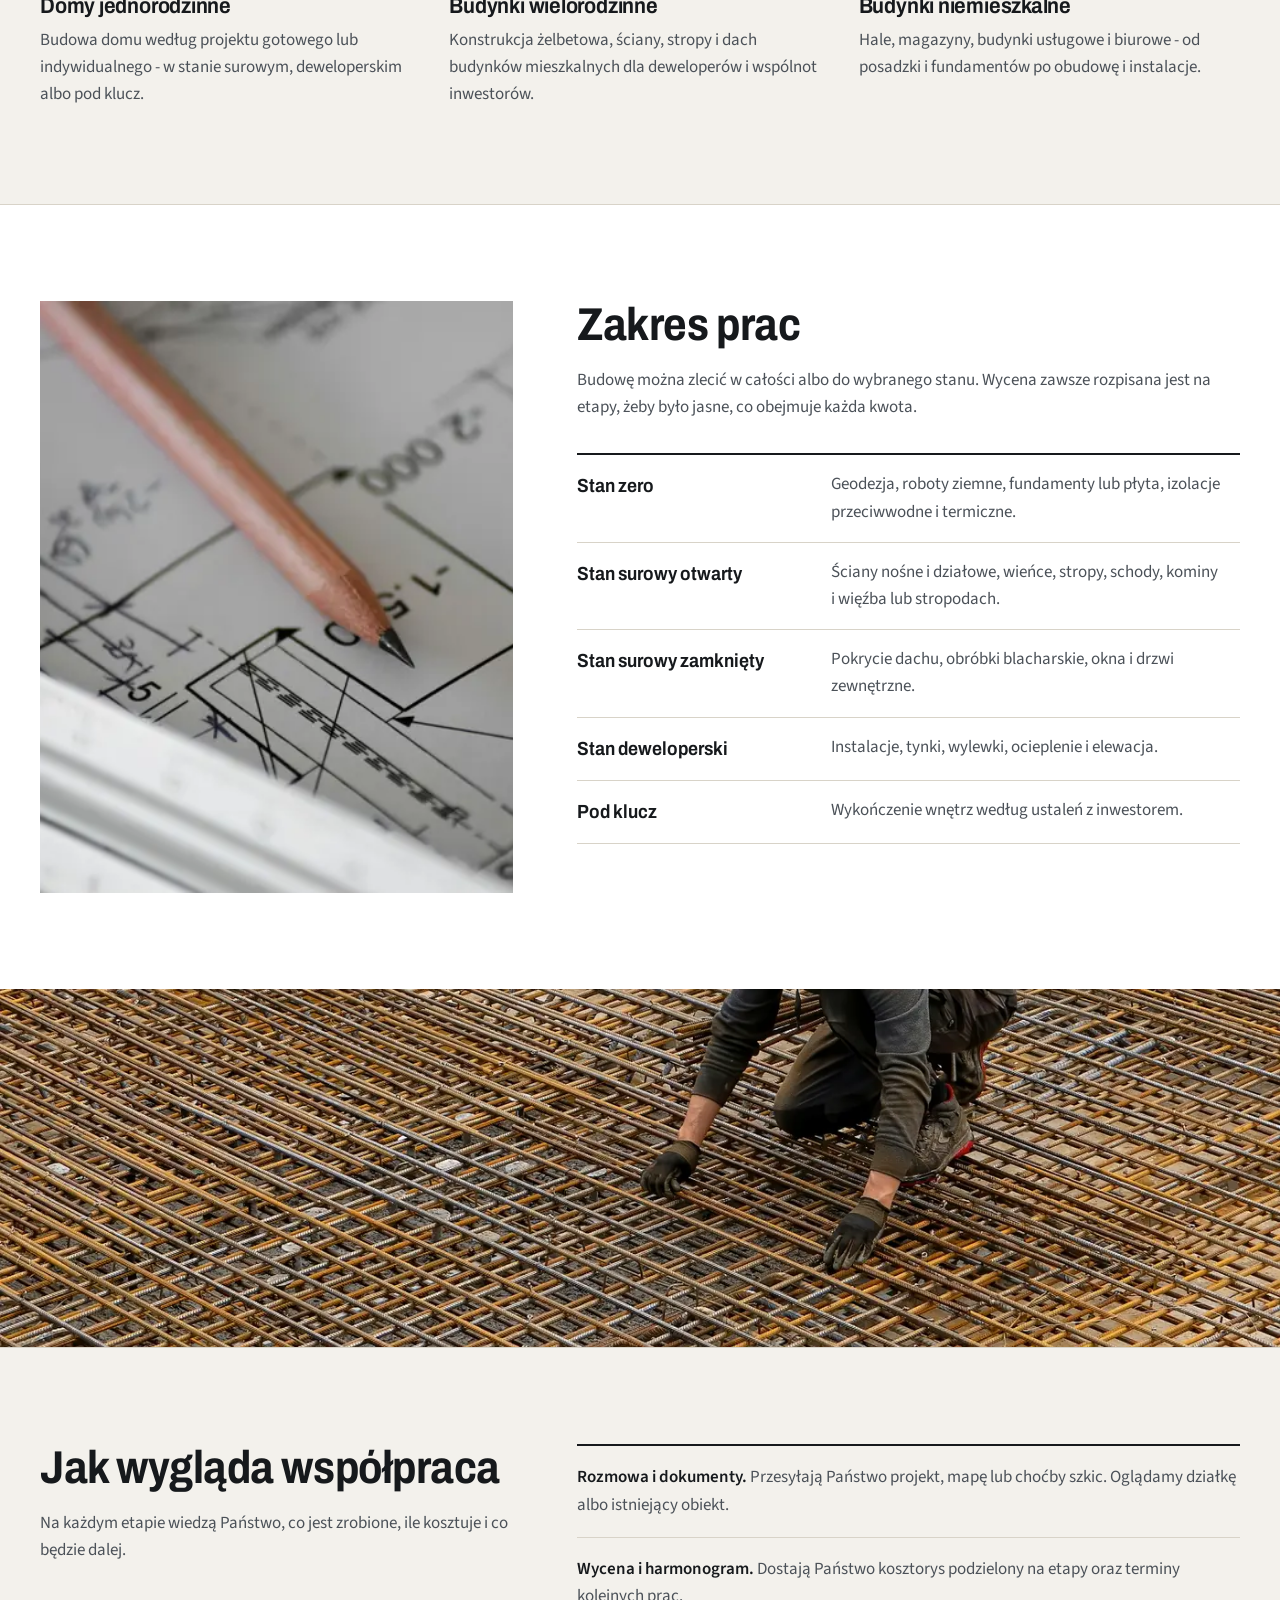
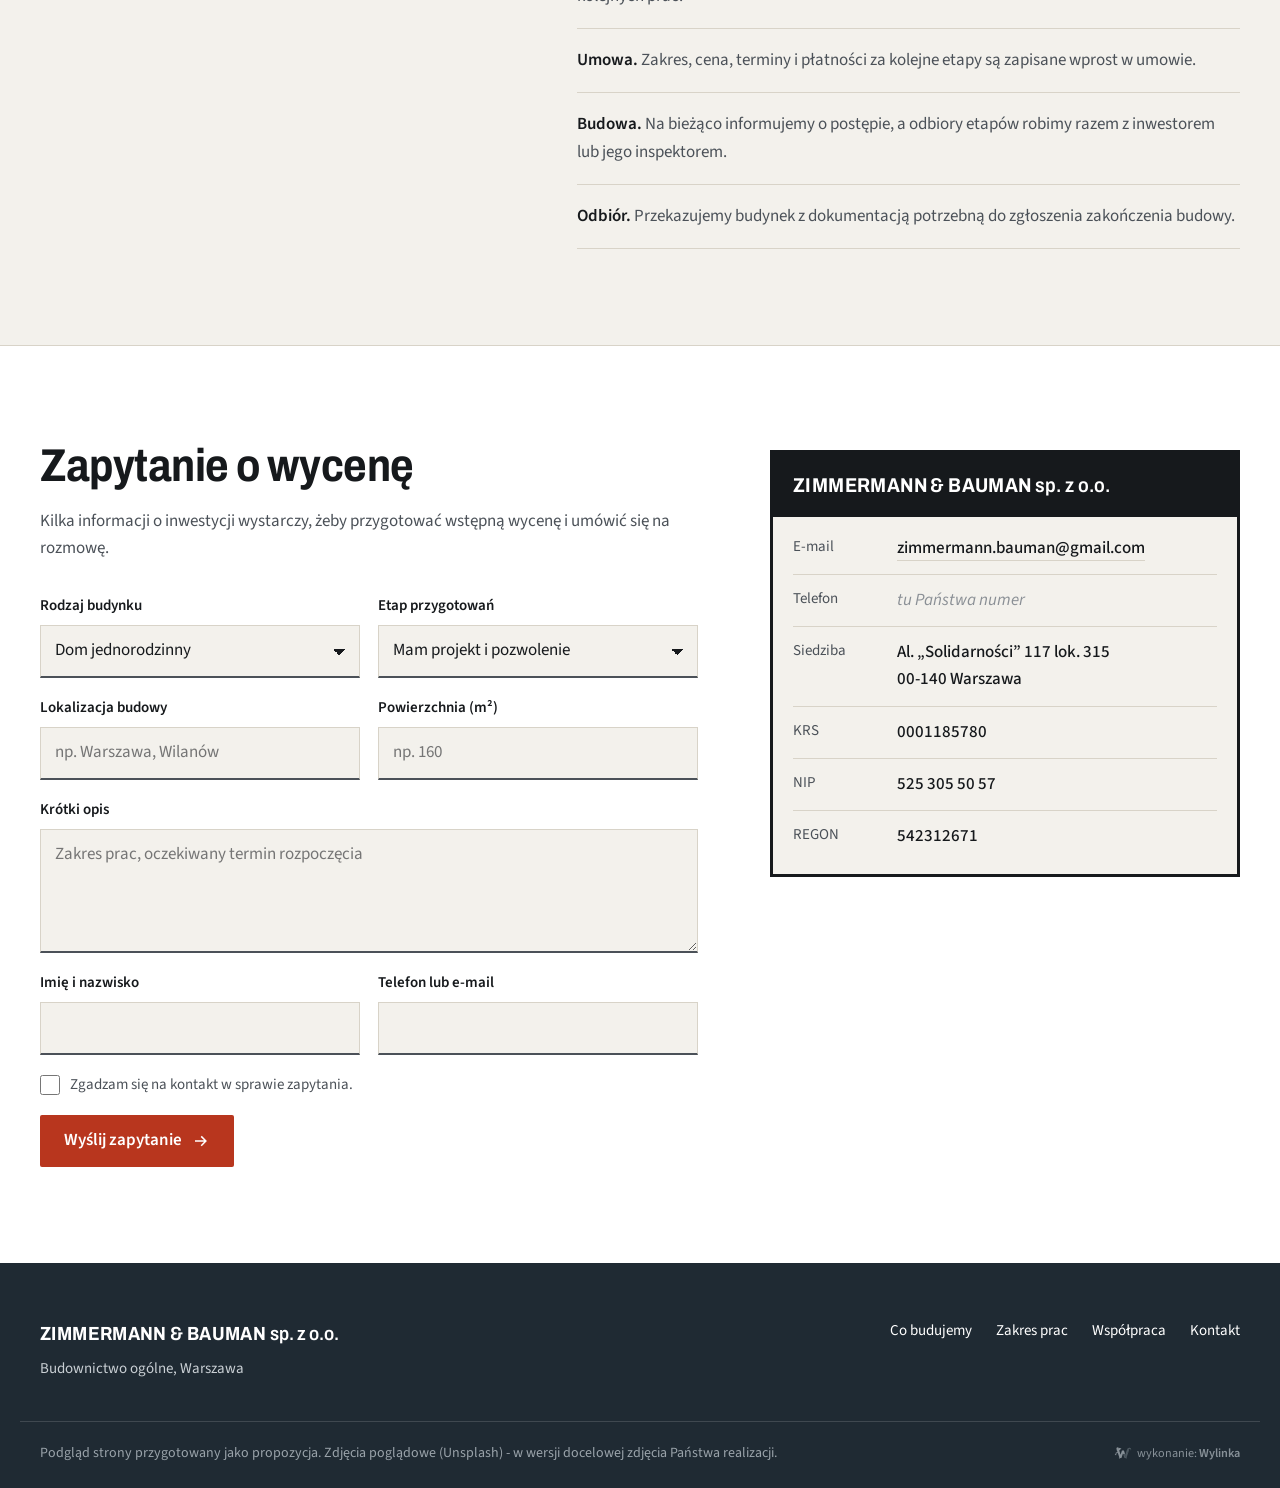
<file: v1/index.html>
<!doctype html>
<html lang="pl">
<head>
<meta charset="utf-8">
<meta name="viewport" content="width=device-width, initial-scale=1, viewport-fit=cover">
<meta name="robots" content="noindex, nofollow">
<title>Zimmermann &amp; Bauman - budowa domów i budynków, Warszawa</title>
<meta name="description" content="Zimmermann &amp; Bauman sp. z o.o. z Warszawy - generalne wykonawstwo budynków mieszkalnych i niemieszkalnych, od fundamentu po odbiór.">
<meta name="theme-color" content="#F3F1EC">
<link rel="icon" href="data:image/svg+xml,%3Csvg xmlns='http://www.w3.org/2000/svg' viewBox='0 0 32 32'%3E%3Crect width='32' height='32' fill='%2316191C'/%3E%3Cpath d='M9 9.5h14L9 22.5h14' fill='none' stroke='%23fff' stroke-width='3' stroke-linejoin='miter'/%3E%3Crect x='0' y='28' width='32' height='4' fill='%23B8361E'/%3E%3C/svg%3E">
<link rel="preconnect" href="https://fonts.googleapis.com">
<link rel="preconnect" href="https://fonts.gstatic.com" crossorigin>
<link href="https://fonts.googleapis.com/css2?family=Archivo:wdth,wght@75..100,500..800&family=Source+Sans+3:wght@400;500;600&display=swap" rel="stylesheet">
<link rel="stylesheet" href="style.css?v=1">
<style>
.wylinka-badge{display:inline-flex;align-items:center;gap:.4em;color:inherit;text-decoration:none;font-size:.875em;line-height:1;opacity:.85}
.wylinka-badge:hover,.wylinka-badge:focus-visible{opacity:1}
.wylinka-badge:focus-visible{outline:2px solid currentColor;outline-offset:3px;border-radius:2px}
.wylinka-badge svg{width:18px;height:18px;flex:none;overflow:visible}
.wylinka-badge b{font-weight:600}
.wylinka-badge .wy-old{opacity:.45;transform-origin:40px 30px;transition:transform .32s cubic-bezier(.3,.7,.4,1),opacity .32s ease-out}
.wylinka-badge .wy-pod{opacity:0;transition:opacity .2s ease-out .08s}
.wylinka-badge:hover .wy-old,.wylinka-badge:focus-visible .wy-old{transform:translate(9px,7px) rotate(9deg);opacity:0}
.wylinka-badge:hover .wy-pod,.wylinka-badge:focus-visible .wy-pod{opacity:1}
@media (prefers-reduced-motion:reduce){.wylinka-badge .wy-old,.wylinka-badge .wy-pod{transition:none}.wylinka-badge:hover .wy-old,.wylinka-badge:focus-visible .wy-old{transform:none;opacity:.45}.wylinka-badge:hover .wy-pod,.wylinka-badge:focus-visible .wy-pod{opacity:0}}
</style>
</head>
<body>
<!-- Wizualizacja robocza (koncepcja) strony Zimmermann & Bauman sp. z o.o. Dane firmy: odpis aktualny KRS 0001185780. Zakres prac opisany na podstawie PKD, do potwierdzenia z klientem. Zdjęcia poglądowe z Unsplash. -->
<svg width="0" height="0" style="position:absolute" aria-hidden="true">
  <symbol id="i-mail" viewBox="0 0 24 24"><path d="M3.5 6.5h17v11h-17z M3.8 7l8.2 6.2L20.2 7" fill="none" stroke="currentColor" stroke-width="1.8" stroke-linejoin="round"/></symbol>
  <symbol id="i-tel" viewBox="0 0 24 24"><path d="M6.6 3.8h3l1.4 4-2 1.4a12 12 0 0 0 5.8 5.8l1.4-2 4 1.4v3a2 2 0 0 1-2.2 2A16.5 16.5 0 0 1 4.6 6a2 2 0 0 1 2-2.2z" fill="none" stroke="currentColor" stroke-width="1.8" stroke-linejoin="round"/></symbol>
  <symbol id="i-arrow" viewBox="0 0 24 24"><path d="M5 12h13M13 6.5 18.5 12 13 17.5" fill="none" stroke="currentColor" stroke-width="2" stroke-linecap="square"/></symbol>
</svg>

<header class="top" id="top">
  <div class="wrap top-in">
    <a class="logo" href="#" aria-label="Zimmermann &amp; Bauman - strona główna">
      <svg class="logo-mark" viewBox="0 0 32 32" aria-hidden="true"><rect width="32" height="32" fill="#16191C"/><path d="M9 9.5h14L9 22.5h14" fill="none" stroke="#fff" stroke-width="3"/><rect y="28" width="32" height="4" fill="#B8361E"/></svg>
      <span class="logo-txt"><span class="logo-name">Zimmermann &amp; Bauman</span><span class="logo-sub">budownictwo ogólne</span></span>
    </a>
    <nav class="nav" id="nav" aria-label="Menu">
      <a href="#budujemy">Co budujemy</a>
      <a href="#zakres">Zakres prac</a>
      <a href="#wspolpraca">Współpraca</a>
      <a href="#kontakt">Kontakt</a>
      <a class="btn btn-sm nav-cta" href="#kontakt">Zapytaj o wycenę</a>
    </nav>
    <button class="burger" id="burger" type="button" aria-label="Otwórz menu" aria-expanded="false" aria-controls="nav"><span></span><span></span></button>
  </div>
</header>

<main>
  <section class="hero">
    <div class="hero-img">
      <picture>
        <img src="../img/konstrukcja-1100.webp" srcset="../img/konstrukcja-700.webp 700w, ../img/konstrukcja-1100.webp 1100w" sizes="(min-width: 960px) 44vw, 100vw" width="1100" height="1650" alt="Żelbetowa konstrukcja budynku w trakcie budowy" fetchpriority="high">
      </picture>
    </div>
    <div class="wrap hero-in">
      <div class="hero-txt">
        <h1>Budujemy domy i&nbsp;budynki od&nbsp;fundamentu po&nbsp;odbiór</h1>
        <p class="lead">Generalne wykonawstwo budynków mieszkalnych i&nbsp;niemieszkalnych. Jeden wykonawca z&nbsp;Warszawy odpowiada za całą budowę i&nbsp;jej harmonogram.</p>
        <div class="hero-cta" id="heroCta">
          <a class="btn" href="#kontakt">Zapytaj o wycenę <svg aria-hidden="true"><use href="#i-arrow"/></svg></a>
          <a class="hero-mail" href="mailto:zimmermann.bauman@gmail.com"><svg aria-hidden="true"><use href="#i-mail"/></svg>zimmermann.bauman@gmail.com</a>
        </div>
      </div>
    </div>
  </section>

  <section class="sec" id="budujemy">
    <div class="wrap">
      <div class="sec-head">
        <h2>Co budujemy</h2>
        <p>Prowadzimy budowy dla inwestorów prywatnych, firm i&nbsp;deweloperów. Pracujemy na Państwa projekcie i&nbsp;pozwoleniu na budowę albo pomagamy przejść przez formalności przed startem.</p>
      </div>
      <div class="obiekty">
        <article class="obiekt">
          <img src="../img/dom-700.webp" srcset="../img/dom-700.webp 700w, ../img/dom-1300.webp 1300w" sizes="(min-width: 960px) 30vw, 100vw" width="700" height="468" alt="Nowoczesny dom jednorodzinny z ciemną elewacją" loading="lazy">
          <h3>Domy jednorodzinne</h3>
          <p>Budowa domu według projektu gotowego lub indywidualnego - w&nbsp;stanie surowym, deweloperskim albo pod klucz.</p>
        </article>
        <article class="obiekt">
          <img src="../img/wielorodzinny-600.webp" srcset="../img/wielorodzinny-600.webp 600w, ../img/wielorodzinny-1000.webp 1000w" sizes="(min-width: 960px) 30vw, 100vw" width="600" height="800" alt="Budynek wielorodzinny z balkonami" loading="lazy" class="pion">
          <h3>Budynki wielorodzinne</h3>
          <p>Konstrukcja żelbetowa, ściany, stropy i&nbsp;dach budynków mieszkalnych dla deweloperów i&nbsp;wspólnot inwestorów.</p>
        </article>
        <article class="obiekt">
          <img src="../img/hala-700.webp" srcset="../img/hala-700.webp 700w, ../img/hala-1300.webp 1300w" sizes="(min-width: 960px) 30vw, 100vw" width="700" height="467" alt="Wnętrze nowej hali o konstrukcji stalowej" loading="lazy">
          <h3>Budynki niemieszkalne</h3>
          <p>Hale, magazyny, budynki usługowe i&nbsp;biurowe - od posadzki i&nbsp;fundamentów po obudowę i&nbsp;instalacje.</p>
        </article>
      </div>
    </div>
  </section>

  <section class="sec sec-zakres" id="zakres">
    <div class="wrap zakres">
      <div class="zakres-img">
        <img src="../img/rysunek-700.webp" srcset="../img/rysunek-700.webp 700w, ../img/rysunek-1300.webp 1300w" sizes="(min-width: 960px) 40vw, 100vw" width="700" height="467" alt="Rysunek konstrukcyjny z ołówkiem i linijką" loading="lazy">
      </div>
      <div class="zakres-txt">
        <h2>Zakres prac</h2>
        <p class="sec-lead">Budowę można zlecić w&nbsp;całości albo do wybranego stanu. Wycena zawsze rozpisana jest na etapy, żeby było jasne, co obejmuje każda kwota.</p>
        <dl class="spec">
          <div><dt>Stan zero</dt><dd>Geodezja, roboty ziemne, fundamenty lub płyta, izolacje przeciwwodne i&nbsp;termiczne.</dd></div>
          <div><dt>Stan surowy otwarty</dt><dd>Ściany nośne i&nbsp;działowe, wieńce, stropy, schody, kominy i&nbsp;więźba lub stropodach.</dd></div>
          <div><dt>Stan surowy zamknięty</dt><dd>Pokrycie dachu, obróbki blacharskie, okna i&nbsp;drzwi zewnętrzne.</dd></div>
          <div><dt>Stan deweloperski</dt><dd>Instalacje, tynki, wylewki, ocieplenie i&nbsp;elewacja.</dd></div>
          <div><dt>Pod klucz</dt><dd>Wykończenie wnętrz według ustaleń z&nbsp;inwestorem.</dd></div>
        </dl>
      </div>
    </div>
  </section>

  <div class="pas" role="img" aria-label="Układanie zbrojenia płyty fundamentowej">
    <img src="../img/zbrojenie-1600.webp" srcset="../img/zbrojenie-700.webp 700w, ../img/zbrojenie-1600.webp 1600w" sizes="100vw" width="1600" height="982" alt="" loading="lazy">
  </div>

  <section class="sec" id="wspolpraca">
    <div class="wrap wsp">
      <div>
        <h2>Jak wygląda współpraca</h2>
        <p class="sec-lead">Na każdym etapie wiedzą Państwo, co jest zrobione, ile kosztuje i&nbsp;co będzie dalej.</p>
      </div>
      <ul class="kroki">
        <li><strong>Rozmowa i&nbsp;dokumenty.</strong> Przesyłają Państwo projekt, mapę lub choćby szkic. Oglądamy działkę albo istniejący obiekt.</li>
        <li><strong>Wycena i&nbsp;harmonogram.</strong> Dostają Państwo kosztorys podzielony na etapy oraz terminy kolejnych prac.</li>
        <li><strong>Umowa.</strong> Zakres, cena, terminy i&nbsp;płatności za kolejne etapy są zapisane wprost w&nbsp;umowie.</li>
        <li><strong>Budowa.</strong> Na bieżąco informujemy o&nbsp;postępie, a&nbsp;odbiory etapów robimy razem z&nbsp;inwestorem lub jego inspektorem.</li>
        <li><strong>Odbiór.</strong> Przekazujemy budynek z&nbsp;dokumentacją potrzebną do zgłoszenia zakończenia budowy.</li>
      </ul>
    </div>
  </section>

  <section class="sec sec-kontakt" id="kontakt">
    <div class="wrap kontakt">
      <div class="kontakt-form">
        <h2>Zapytanie o wycenę</h2>
        <p class="sec-lead">Kilka informacji o&nbsp;inwestycji wystarczy, żeby przygotować wstępną wycenę i&nbsp;umówić się na rozmowę.</p>
        <form class="form" id="form" novalidate>
          <div class="f-row">
            <label>Rodzaj budynku
              <select name="rodzaj">
                <option>Dom jednorodzinny</option>
                <option>Budynek wielorodzinny</option>
                <option>Hala lub magazyn</option>
                <option>Budynek usługowy lub biurowy</option>
                <option>Inny</option>
              </select>
            </label>
            <label>Etap przygotowań
              <select name="etap">
                <option>Mam projekt i pozwolenie</option>
                <option>Mam projekt</option>
                <option>Mam działkę</option>
                <option>Rozbudowa lub przebudowa</option>
              </select>
            </label>
          </div>
          <div class="f-row">
            <label>Lokalizacja budowy<input type="text" name="miejsce" placeholder="np. Warszawa, Wilanów"></label>
            <label>Powierzchnia (m²)<input type="text" name="pow" inputmode="numeric" placeholder="np. 160"></label>
          </div>
          <label>Krótki opis<textarea name="opis" rows="4" placeholder="Zakres prac, oczekiwany termin rozpoczęcia"></textarea></label>
          <div class="f-row">
            <label>Imię i nazwisko<input type="text" name="imie" autocomplete="name"></label>
            <label>Telefon lub e-mail<input type="text" name="kontakt" autocomplete="email"></label>
          </div>
          <label class="zgoda"><input type="checkbox" name="zgoda"> <span>Zgadzam się na kontakt w&nbsp;sprawie zapytania.</span></label>
          <button class="btn" type="submit">Wyślij zapytanie <svg aria-hidden="true"><use href="#i-arrow"/></svg></button>
          <p class="form-msg" id="formMsg" hidden>To podgląd strony - w&nbsp;tej wersji formularz niczego nie wysyła.</p>
        </form>
      </div>

      <aside class="tablica" aria-label="Dane firmy">
        <p class="tablica-tyt">Zimmermann &amp; Bauman <span>sp.&nbsp;z&nbsp;o.o.</span></p>
        <dl>
          <div><dt>E-mail</dt><dd><a href="mailto:zimmermann.bauman@gmail.com">zimmermann.bauman@gmail.com</a></dd></div>
          <div><dt>Telefon</dt><dd class="placeholder">tu Państwa numer</dd></div>
          <div><dt>Siedziba</dt><dd>Al. „Solidarności” 117 lok.&nbsp;315<br>00-140 Warszawa</dd></div>
          <div><dt>KRS</dt><dd>0001185780</dd></div>
          <div><dt>NIP</dt><dd>525 305 50 57</dd></div>
          <div><dt>REGON</dt><dd>542312671</dd></div>
        </dl>
      </aside>
    </div>
  </section>
</main>

<footer class="stopka">
  <div class="wrap stopka-in">
    <div>
      <p class="stopka-nazwa">Zimmermann &amp; Bauman <span>sp.&nbsp;z&nbsp;o.o.</span></p>
      <p>Budownictwo ogólne, Warszawa</p>
    </div>
    <nav class="stopka-nav" aria-label="Stopka">
      <a href="#budujemy">Co budujemy</a>
      <a href="#zakres">Zakres prac</a>
      <a href="#wspolpraca">Współpraca</a>
      <a href="#kontakt">Kontakt</a>
    </nav>
  </div>
  <div class="wrap stopka-dol">
    <p>Podgląd strony przygotowany jako propozycja. Zdjęcia poglądowe (Unsplash) - w&nbsp;wersji docelowej zdjęcia Państwa realizacji.</p>
    <a class="wylinka-badge" href="https://wylinka.pl/?utm_source=zimmermannbauman-koncepcja&amp;utm_medium=stopka&amp;utm_campaign=wykonanie" rel="noopener" title="Strona wykonana przez Wylinka"><svg viewBox="0 0 64 64" aria-hidden="true" focusable="false" fill="currentColor"><path d="M9.8 22.8l-1.2-7.9 2.2-3.7 15.5 4.6-.5 1.5-7.2 5.5 4.7 15.6 5-15.6 7 0 4.1 12.7-4.2-.9-2.6 1.8-.8-2.2-5.3 15.6-4.3 0 .4 .2-2.1 2.8-1.3-1.1 1.1-1.4-3.1 .2-.1-1.7 2.2-.1-5.7-16.5-4.8 .6-.8 3.1 0 .5-.3 .5 .8 2.2-1.6 .5-.4-1.3-.8 1.6-1.5-.8 .8-1.6-1.4 .6-.6-1.6 2.3-.8 .2-.4 1.3-4.8 5.9-.8-2.4-6.9zM15.2 13.7l-.1-.4-.4 .8-.1 .8 .1 1 .1 .4 .3 .7 .3-.9 .1-.7 0-.8z"/><path class="wy-pod" d="M37.1 49.8l-4.5-13.3 2.6-1.8 4.2 .9 .9 2.8 3-9.7 0-.5 .1-.8 3.2-8.4 .5-1 .6-1 .9-1.1 1.3-1 1.1-.7 1.4-.5 1.4-.3 .7 0 .9 0 1.2 .3 1.4 .6 .8 .5 .7 .7 .6 .7 .5 .9 .3 .9 .1 .9 0 .8-.2 .9-.5 .9-.5 .6-.7 .5-.7 .3-.1-.1 0-.1 .5-.5 .3-.7 .2-.5 0-.6-.1-.6-.3-.7-.4-.5-.4-.4-.5-.3-.6-.3-.7 0-.7 .1-.6 .1-.5 .4-.5 .5-.3 .5-.2 .7-.1 1.5-1.4 5.1-.8 3.3-.3 .7-.5 .7-6 17.5 1.9 .1-.1 1.7-3.1-.2 1.1 1.4-1.3 1.1-2.1-2.8 .4-.2z"/><path class="wy-old" d="M40.8 50l.4-.2-4.1 0-4.2-12.5 2.5-1.7 4.3 .9 .6 1.9 .6-1.6 0-.3 2.4-7.8 0-.5 .1-.8 3.2-8.4 .4-.8 .6-.9 .9-1.2 .9-.9 1.3-.8 1.4-.6 1.2-.3 1.4-.1 1.3 .1 .6 .2 .8 .3 1.1 .6 .9 .7 .7 .9 .5 .9 .3 .9 .1 1.1-.1 .9-.3 .9-.4 .7-.6 .7-.6 .4-.6 .2-.1-.1 0-.1 .5-.5 .3-.7 .2-.5 0-.5-.1-.6-.2-.6-.3-.5-.4-.5-.5-.3-.6-.3-.7-.1-.6 0-.6 .1-.6 .3-.6 .5-.3 .4-.2 .5-.1 .5-.1 1.5-1.4 5.1-.8 3.3-.3 .7-.5 .7-6 17.5 1.9 .1-.1 1.7-3.1-.2 1.1 1.4-1.3 1.1zM49.6 17.1l.6 1.7-1.5 1.9 .4 .4 1.8-2.1-.7-2.1zM48.1 28.3l.5 1.8-1.7 1.8 .4 .4 1.9-2-.6-2.2zM37.9 41.7l1.7-1.5-.4-.4-1.7 1.4zM42.6 38.7l-1.5 2.8 1.1 2-1.3 2.6 .5 .2 1.5-2.8-1.1-2 1.4-2.5z"/></svg><span>wykonanie: <b>Wylinka</b></span></a>
  </div>
</footer>

<div class="mob" id="mob" aria-hidden="true">
  <a class="mob-mail" href="mailto:zimmermann.bauman@gmail.com" tabindex="-1"><svg aria-hidden="true"><use href="#i-mail"/></svg>E-mail</a>
  <a class="btn" href="#kontakt" tabindex="-1">Zapytaj o wycenę</a>
</div>

<script src="app.js?v=1"></script>
</body>
</html>
</file>
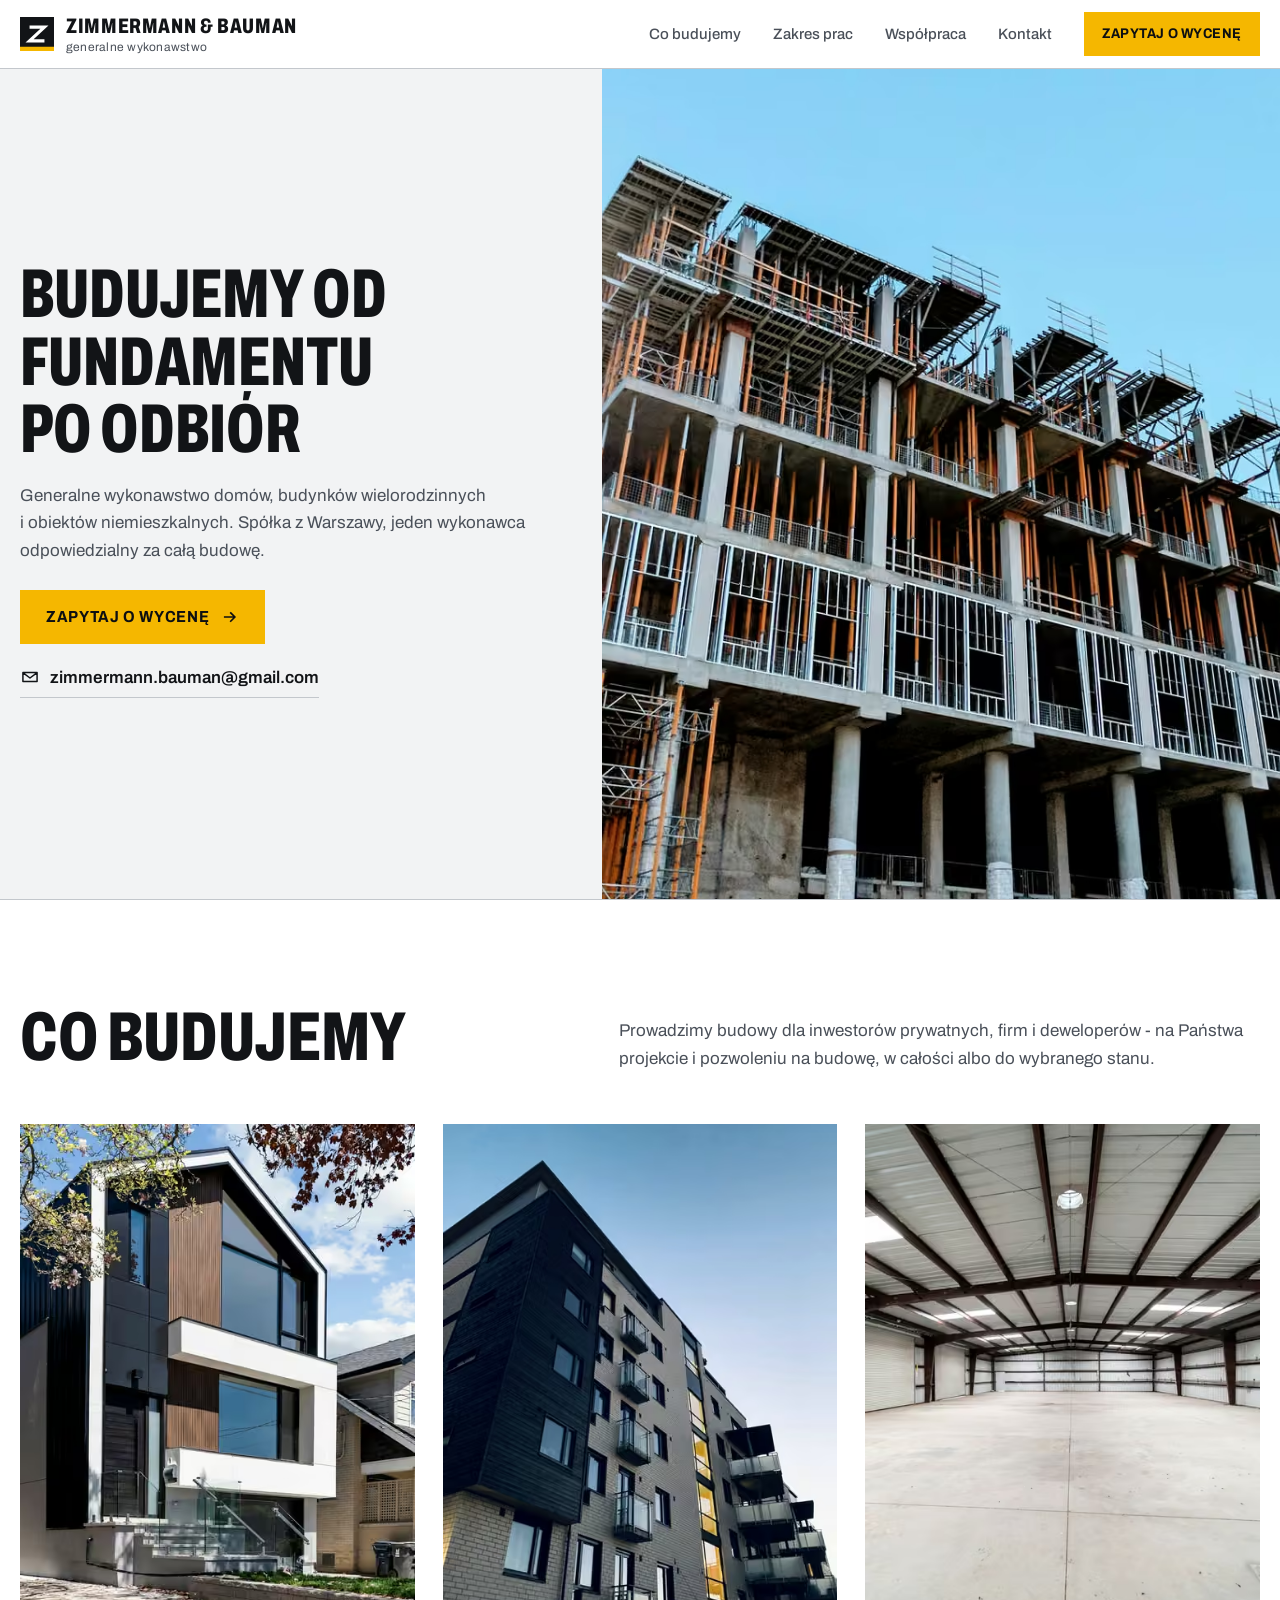
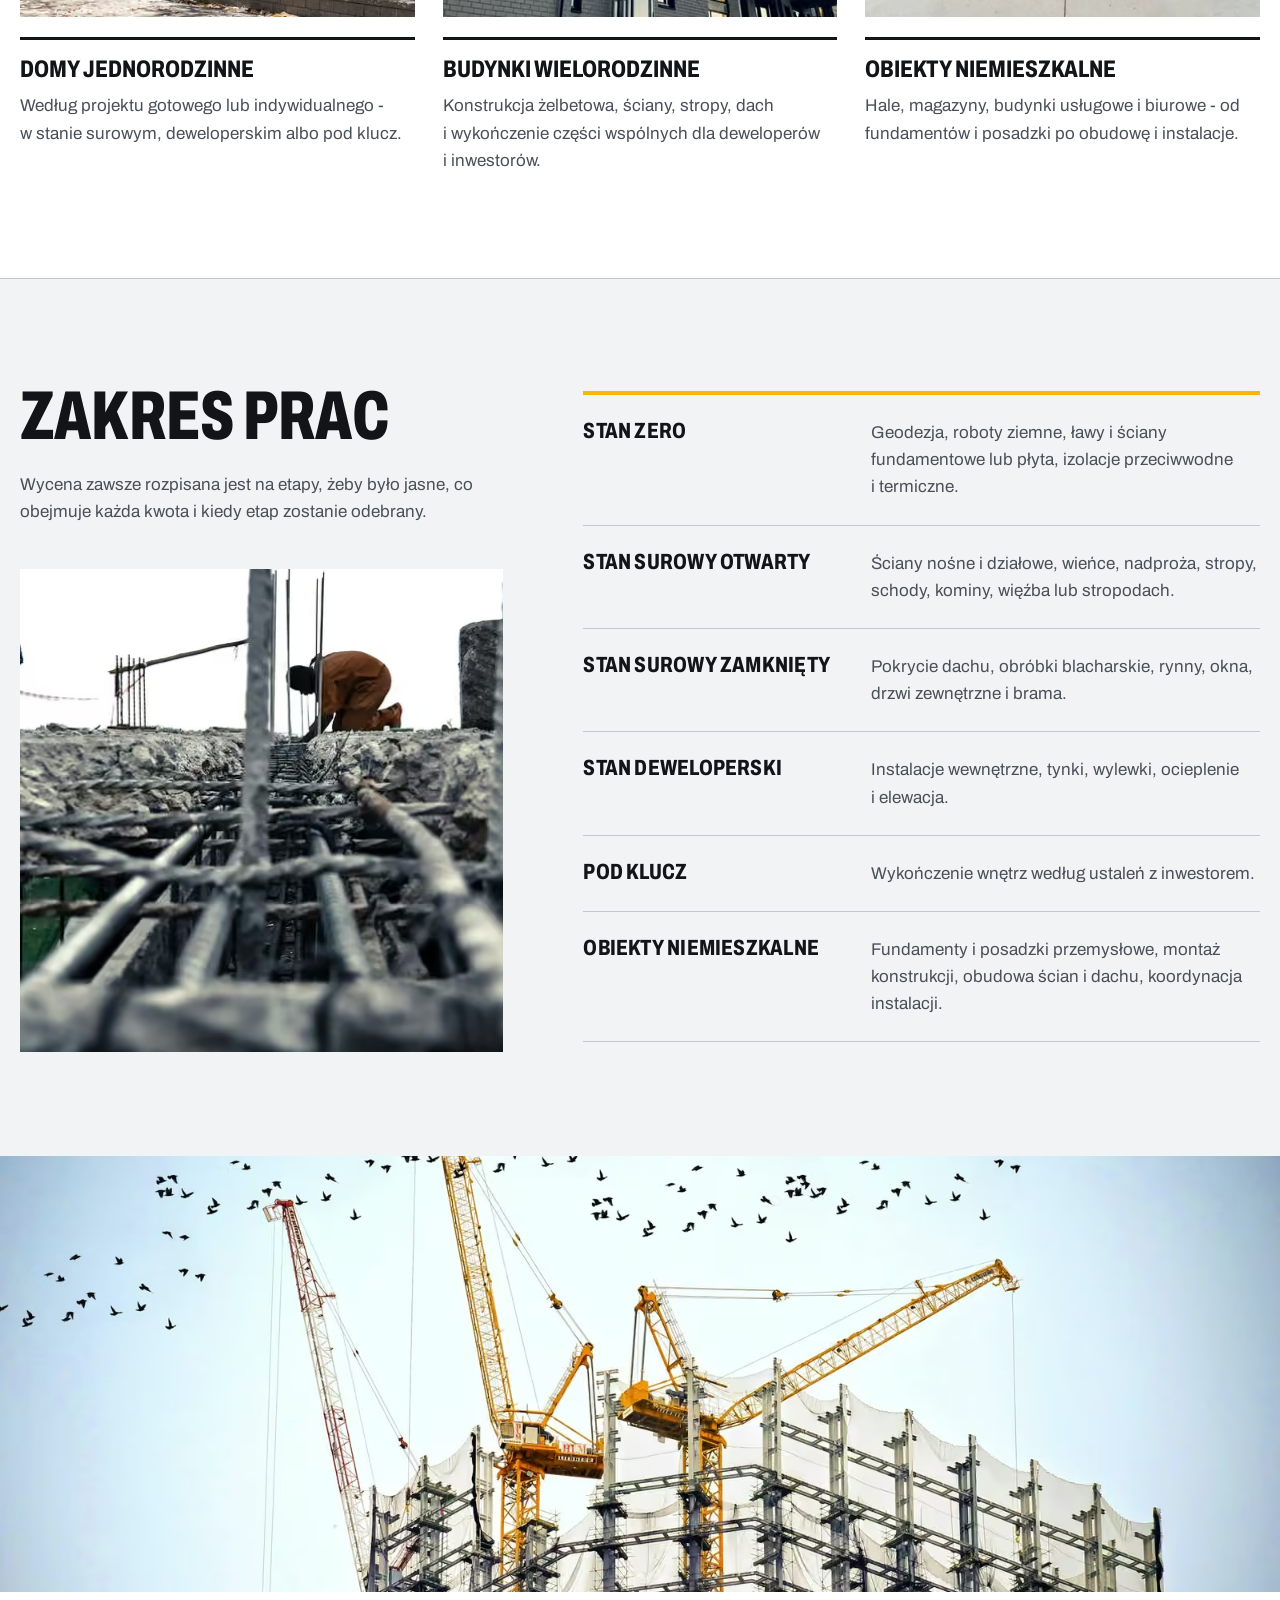
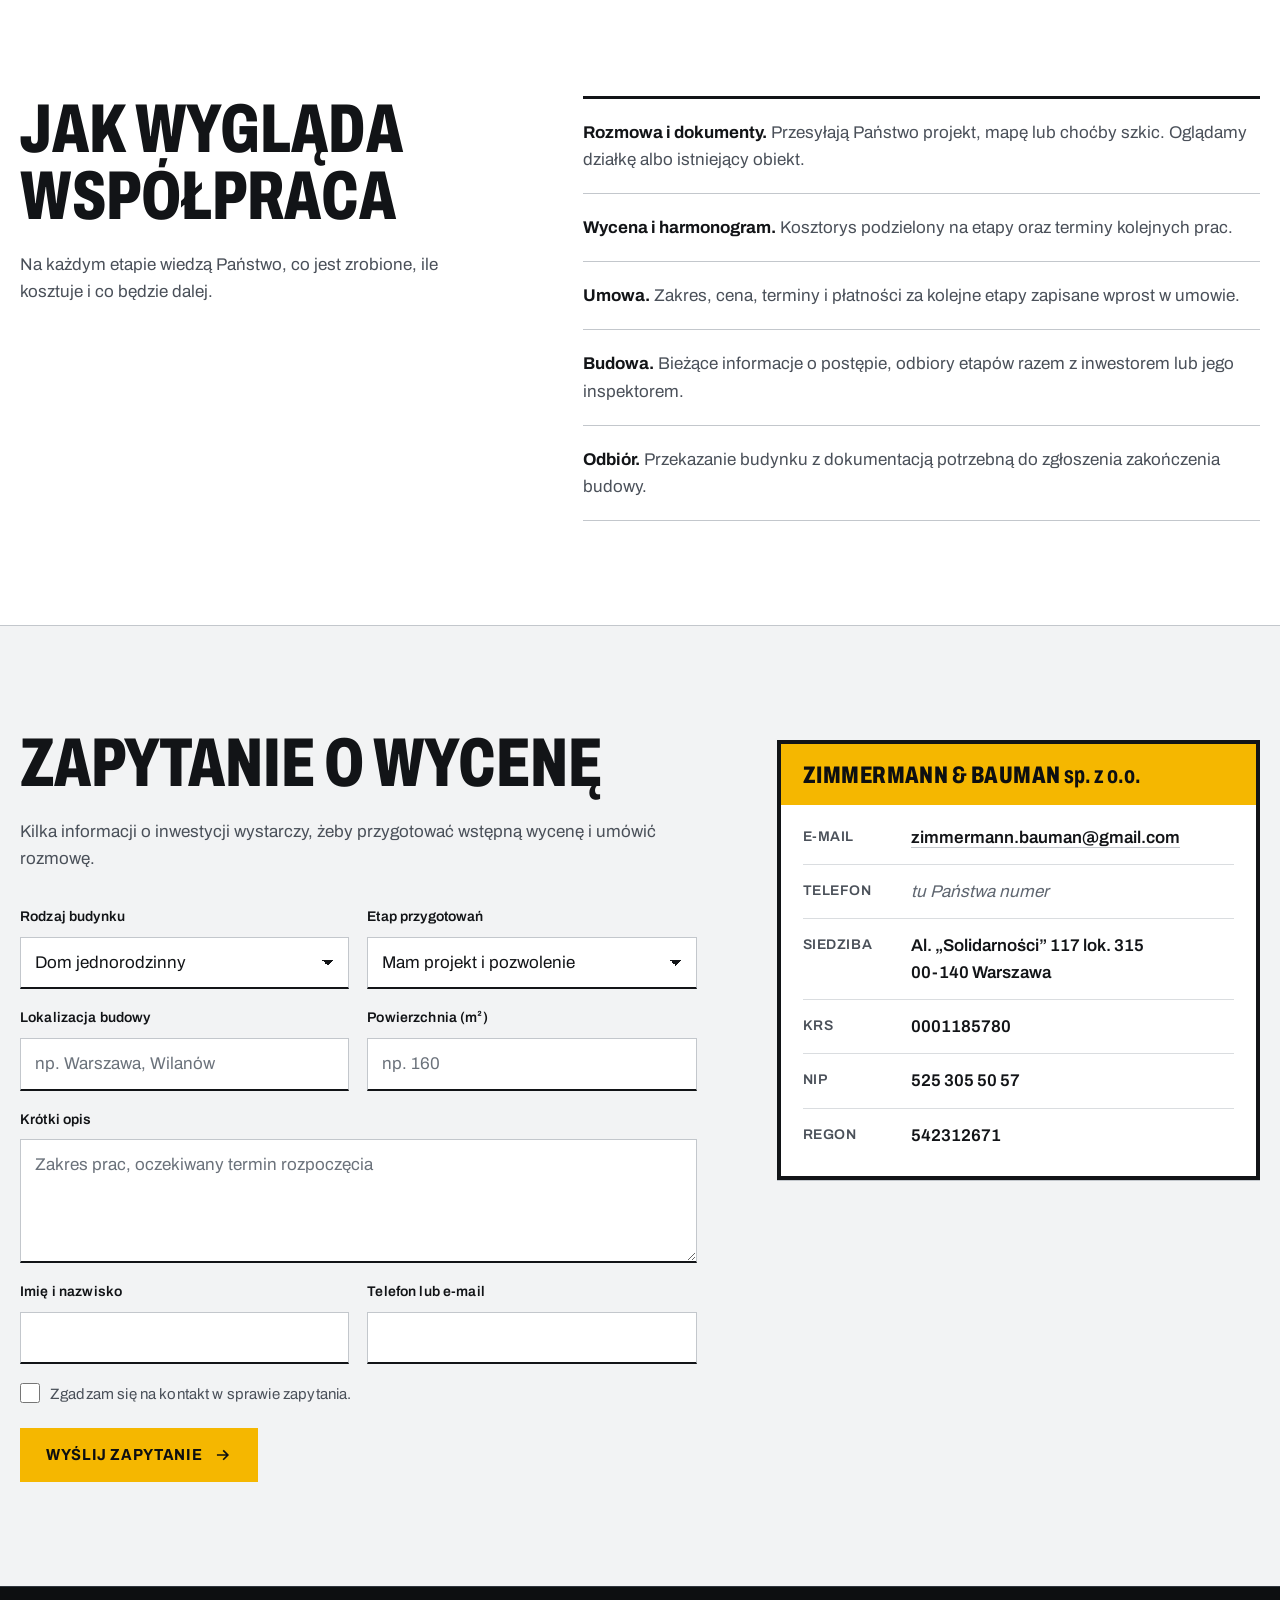
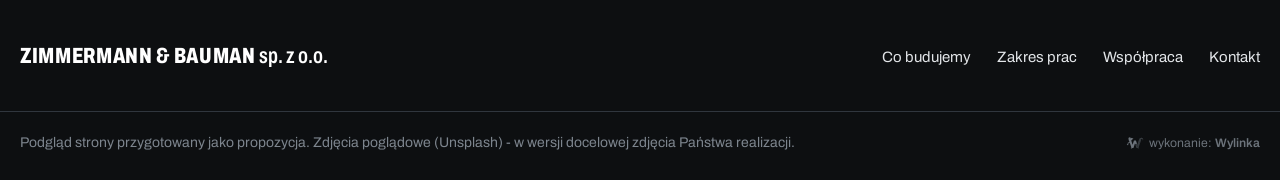
<file: v4/index.html>
<!doctype html>
<html lang="pl">
<head>
<meta charset="utf-8">
<meta name="viewport" content="width=device-width, initial-scale=1, viewport-fit=cover">
<meta name="robots" content="noindex, nofollow">
<title>Zimmermann &amp; Bauman - generalne wykonawstwo budynków, Warszawa</title>
<meta name="description" content="Zimmermann &amp; Bauman sp. z o.o. z Warszawy - generalne wykonawstwo domów, budynków wielorodzinnych i obiektów niemieszkalnych, od fundamentu po odbiór.">
<meta name="theme-color" content="#FFFFFF">
<link rel="icon" href="data:image/svg+xml,%3Csvg xmlns='http://www.w3.org/2000/svg' viewBox='0 0 32 32'%3E%3Crect width='32' height='32' fill='%23121417'/%3E%3Cpath d='M9 9.5h14L9 22.5h14' fill='none' stroke='%23fff' stroke-width='3'/%3E%3Crect y='28' width='32' height='4' fill='%23F5B700'/%3E%3C/svg%3E">
<link rel="preload" href="fonts/archivo-latin.woff2" as="font" type="font/woff2" crossorigin>
<link rel="preload" href="fonts/archivo-latin-ext.woff2" as="font" type="font/woff2" crossorigin>
<link rel="preload" as="image" type="image/avif" imagesrcset="img/v3-hero-m-600.avif 600w, img/v3-hero-m-900.avif 900w" imagesizes="100vw" media="(max-width: 959px)" fetchpriority="high">
<link rel="preload" as="image" type="image/avif" imagesrcset="img/v3-hero-800.avif 800w, img/v3-hero-1200.avif 1200w, img/v3-hero-1800.avif 1800w" imagesizes="(min-width: 1800px) 52vw, 55vw" media="(min-width: 960px)" fetchpriority="high">
<link rel="stylesheet" href="style.css?v=4">
<style>
.wylinka-badge{display:inline-flex;align-items:center;gap:.4em;color:inherit;text-decoration:none;font-size:.875em;line-height:1;opacity:.85}
.wylinka-badge:hover,.wylinka-badge:focus-visible{opacity:1}
.wylinka-badge:focus-visible{outline:2px solid currentColor;outline-offset:3px;border-radius:2px}
.wylinka-badge svg{width:18px;height:18px;flex:none;overflow:visible}
.wylinka-badge b{font-weight:600}
.wylinka-badge .wy-old{opacity:.45;transform-origin:40px 30px;transition:transform .32s cubic-bezier(.3,.7,.4,1),opacity .32s ease-out}
.wylinka-badge .wy-pod{opacity:0;transition:opacity .2s ease-out .08s}
.wylinka-badge:hover .wy-old,.wylinka-badge:focus-visible .wy-old{transform:translate(9px,7px) rotate(9deg);opacity:0}
.wylinka-badge:hover .wy-pod,.wylinka-badge:focus-visible .wy-pod{opacity:1}
@media (prefers-reduced-motion:reduce){.wylinka-badge .wy-old,.wylinka-badge .wy-pod{transition:none}.wylinka-badge:hover .wy-old,.wylinka-badge:focus-visible .wy-old{transform:none;opacity:.45}.wylinka-badge:hover .wy-pod,.wylinka-badge:focus-visible .wy-pod{opacity:0}}
</style>
</head>
<body>
<!-- Wizualizacja robocza (koncepcja v2) strony Zimmermann & Bauman sp. z o.o. Dane firmy: odpis aktualny KRS 0001185780. Zakres prac opisany na podstawie PKD, do potwierdzenia z klientem. Zdjęcia poglądowe z Unsplash. Poprzednia wersja: /v1/ -->
<svg width="0" height="0" style="position:absolute" aria-hidden="true">
  <symbol id="i-mail" viewBox="0 0 24 24"><path d="M3.5 6.5h17v11h-17z M3.8 7l8.2 6.2L20.2 7" fill="none" stroke="currentColor" stroke-width="1.8" stroke-linejoin="round"/></symbol>
  <symbol id="i-arrow" viewBox="0 0 24 24"><path d="M5 12h13M13 6.5 18.5 12 13 17.5" fill="none" stroke="currentColor" stroke-width="2.2" stroke-linecap="square"/></symbol>
</svg>

<header class="top" id="top">
  <div class="wrap top-in">
    <a class="logo" href="#">
      <svg class="logo-mark" viewBox="0 0 32 32" aria-hidden="true"><rect width="32" height="32" fill="#121417"/><path d="M9 9.5h14L9 22.5h14" fill="none" stroke="#fff" stroke-width="3"/><rect y="28" width="32" height="4" fill="#F5B700"/></svg>
      <span class="logo-txt"><span class="logo-name">Zimmermann &amp; Bauman</span><span class="logo-sub">generalne wykonawstwo</span></span>
    </a>
    <nav class="nav" id="nav" aria-label="Menu">
      <a href="#budujemy">Co budujemy</a>
      <a href="#zakres">Zakres prac</a>
      <a href="#wspolpraca">Współpraca</a>
      <a href="#kontakt">Kontakt</a>
      <a class="btn btn-sm nav-cta" href="#kontakt">Zapytaj o wycenę</a>
    </nav>
    <button class="burger" id="burger" type="button" aria-label="Otwórz menu" aria-expanded="false" aria-controls="nav"><span></span><span></span></button>
  </div>
</header>

<main>
  <section class="hero">
    <picture class="hero-foto">
      <source type="image/avif" media="(max-width: 959px)" srcset="img/v3-hero-m-600.avif 600w, img/v3-hero-m-900.avif 900w" sizes="100vw">
      <source type="image/webp" media="(max-width: 959px)" srcset="img/v3-hero-m-600.webp 600w, img/v3-hero-m-900.webp 900w" sizes="100vw">
      <source type="image/avif" srcset="img/v3-hero-800.avif 800w, img/v3-hero-1200.avif 1200w, img/v3-hero-1800.avif 1800w" sizes="(min-width: 1800px) 52vw, 55vw">
      <img src="img/v3-hero-1200.webp" srcset="img/v3-hero-800.webp 800w, img/v3-hero-1200.webp 1200w, img/v3-hero-1800.webp 1800w" sizes="(min-width: 1800px) 52vw, 55vw" width="1200" height="1333" alt="Wielokondygnacyjny budynek mieszkalny w trakcie budowy na tle błękitnego nieba" fetchpriority="high" decoding="async">
    </picture>
    <div class="hero-panel"><div class="hero-in">
      <h1>Budujemy&nbsp;od fundamentu po&nbsp;odbiór</h1>
      <p class="lead">Generalne wykonawstwo domów, budynków wielorodzinnych i&nbsp;obiektów niemieszkalnych. Spółka z&nbsp;Warszawy, jeden wykonawca odpowiedzialny za całą budowę.</p>
      <div class="hero-cta" id="heroCta">
        <a class="btn" href="#kontakt">Zapytaj o wycenę <svg aria-hidden="true"><use href="#i-arrow"/></svg></a>
        <a class="hero-mail" href="mailto:zimmermann.bauman@gmail.com"><svg aria-hidden="true"><use href="#i-mail"/></svg>zimmermann.bauman@gmail.com</a>
      </div>
    </div></div>
  </section>

  <section class="sec sec-biala" id="budujemy">
    <div class="wrap">
      <div class="sec-head">
        <h2>Co budujemy</h2>
        <p>Prowadzimy budowy dla inwestorów prywatnych, firm i&nbsp;deweloperów - na Państwa projekcie i&nbsp;pozwoleniu na budowę, w&nbsp;całości albo do wybranego stanu.</p>
      </div>
      <div class="obiekty">
        <article class="obiekt">
          <picture>
            <source type="image/avif" srcset="img/v2-dom-480.avif 480w, img/v2-dom-800.avif 800w" sizes="(min-width: 760px) 31vw, 100vw">
            <img src="img/v2-dom-800.webp" srcset="img/v2-dom-480.webp 480w, img/v2-dom-800.webp 800w" sizes="(min-width: 760px) 31vw, 100vw" width="800" height="1000" alt="Nowoczesny dom jednorodzinny z ciemną elewacją" loading="lazy" decoding="async">
          </picture>
          <h3>Domy jednorodzinne</h3>
          <p>Według projektu gotowego lub indywidualnego - w&nbsp;stanie surowym, deweloperskim albo pod klucz.</p>
        </article>
        <article class="obiekt">
          <picture>
            <source type="image/avif" srcset="img/v2-wielorodzinny-480.avif 480w, img/v2-wielorodzinny-800.avif 800w" sizes="(min-width: 760px) 31vw, 100vw">
            <img src="img/v2-wielorodzinny-800.webp" srcset="img/v2-wielorodzinny-480.webp 480w, img/v2-wielorodzinny-800.webp 800w" sizes="(min-width: 760px) 31vw, 100vw" width="800" height="1000" alt="Budynek wielorodzinny z balkonami" loading="lazy" decoding="async">
          </picture>
          <h3>Budynki wielorodzinne</h3>
          <p>Konstrukcja żelbetowa, ściany, stropy, dach i&nbsp;wykończenie części wspólnych dla deweloperów i&nbsp;inwestorów.</p>
        </article>
        <article class="obiekt">
          <picture>
            <source type="image/avif" srcset="img/v2-hala-480.avif 480w, img/v2-hala-800.avif 800w" sizes="(min-width: 760px) 31vw, 100vw">
            <img src="img/v2-hala-800.webp" srcset="img/v2-hala-480.webp 480w, img/v2-hala-800.webp 800w" sizes="(min-width: 760px) 31vw, 100vw" width="800" height="1000" alt="Wnętrze nowej hali o konstrukcji stalowej" loading="lazy" decoding="async">
          </picture>
          <h3>Obiekty niemieszkalne</h3>
          <p>Hale, magazyny, budynki usługowe i&nbsp;biurowe - od fundamentów i&nbsp;posadzki po obudowę i&nbsp;instalacje.</p>
        </article>
      </div>
    </div>
  </section>

  <section class="sec sec-jasna" id="zakres">
    <div class="wrap zakres">
      <div class="zakres-bok">
        <h2>Zakres prac</h2>
        <p class="sec-lead">Wycena zawsze rozpisana jest na etapy, żeby było jasne, co obejmuje każda kwota i&nbsp;kiedy etap zostanie odebrany.</p>
        <picture class="zakres-img">
          <source type="image/avif" srcset="img/v2-zbrojenie-480.avif 480w, img/v2-zbrojenie-900.avif 900w" sizes="(min-width: 960px) 36vw, 100vw">
          <img src="img/v2-zbrojenie-900.webp" srcset="img/v2-zbrojenie-480.webp 480w, img/v2-zbrojenie-900.webp 900w" sizes="(min-width: 960px) 36vw, 100vw" width="900" height="1125" alt="Zbrojenie stropu, w tle zbrojarz przy pracy" loading="lazy" decoding="async">
        </picture>
      </div>
      <dl class="spec">
        <div><dt>Stan zero</dt><dd>Geodezja, roboty ziemne, ławy i&nbsp;ściany fundamentowe lub płyta, izolacje przeciwwodne i&nbsp;termiczne.</dd></div>
        <div><dt>Stan surowy otwarty</dt><dd>Ściany nośne i&nbsp;działowe, wieńce, nadproża, stropy, schody, kominy, więźba lub stropodach.</dd></div>
        <div><dt>Stan surowy zamknięty</dt><dd>Pokrycie dachu, obróbki blacharskie, rynny, okna, drzwi zewnętrzne i&nbsp;brama.</dd></div>
        <div><dt>Stan deweloperski</dt><dd>Instalacje wewnętrzne, tynki, wylewki, ocieplenie i&nbsp;elewacja.</dd></div>
        <div><dt>Pod klucz</dt><dd>Wykończenie wnętrz według ustaleń z&nbsp;inwestorem.</dd></div>
        <div><dt>Obiekty niemieszkalne</dt><dd>Fundamenty i&nbsp;posadzki przemysłowe, montaż konstrukcji, obudowa ścian i&nbsp;dachu, koordynacja instalacji.</dd></div>
      </dl>
    </div>
  </section>

  <div class="pas">
    <picture>
      <source type="image/avif" srcset="img/v3-dzwigi-800.avif 800w, img/v3-dzwigi-1600.avif 1600w" sizes="100vw">
      <img src="img/v3-dzwigi-1600.webp" srcset="img/v3-dzwigi-800.webp 800w, img/v3-dzwigi-1600.webp 1600w" sizes="100vw" width="1600" height="685" alt="Żurawie wieżowe nad budowanym budynkiem" loading="lazy" decoding="async">
    </picture>
  </div>

  <section class="sec sec-biala" id="wspolpraca">
    <div class="wrap wsp">
      <div>
        <h2>Jak wygląda współpraca</h2>
        <p class="sec-lead">Na każdym etapie wiedzą Państwo, co jest zrobione, ile kosztuje i&nbsp;co będzie dalej.</p>
      </div>
      <ul class="kroki">
        <li><strong>Rozmowa i&nbsp;dokumenty.</strong> Przesyłają Państwo projekt, mapę lub choćby szkic. Oglądamy działkę albo istniejący obiekt.</li>
        <li><strong>Wycena i&nbsp;harmonogram.</strong> Kosztorys podzielony na etapy oraz terminy kolejnych prac.</li>
        <li><strong>Umowa.</strong> Zakres, cena, terminy i&nbsp;płatności za kolejne etapy zapisane wprost w&nbsp;umowie.</li>
        <li><strong>Budowa.</strong> Bieżące informacje o&nbsp;postępie, odbiory etapów razem z&nbsp;inwestorem lub jego inspektorem.</li>
        <li><strong>Odbiór.</strong> Przekazanie budynku z&nbsp;dokumentacją potrzebną do zgłoszenia zakończenia budowy.</li>
      </ul>
    </div>
  </section>

  <section class="sec sec-jasna" id="kontakt">
    <div class="wrap kontakt">
      <div class="kontakt-form">
        <h2>Zapytanie o wycenę</h2>
        <p class="sec-lead">Kilka informacji o&nbsp;inwestycji wystarczy, żeby przygotować wstępną wycenę i&nbsp;umówić rozmowę.</p>
        <form class="form" id="form" novalidate>
          <div class="f-row">
            <label>Rodzaj budynku
              <select name="rodzaj">
                <option>Dom jednorodzinny</option>
                <option>Budynek wielorodzinny</option>
                <option>Hala lub magazyn</option>
                <option>Budynek usługowy lub biurowy</option>
                <option>Inny</option>
              </select>
            </label>
            <label>Etap przygotowań
              <select name="etap">
                <option>Mam projekt i pozwolenie</option>
                <option>Mam projekt</option>
                <option>Mam działkę</option>
                <option>Rozbudowa lub przebudowa</option>
              </select>
            </label>
          </div>
          <div class="f-row">
            <label>Lokalizacja budowy<input type="text" name="miejsce" placeholder="np. Warszawa, Wilanów"></label>
            <label>Powierzchnia (m²)<input type="text" name="pow" inputmode="numeric" placeholder="np. 160"></label>
          </div>
          <label>Krótki opis<textarea name="opis" rows="4" placeholder="Zakres prac, oczekiwany termin rozpoczęcia"></textarea></label>
          <div class="f-row">
            <label>Imię i nazwisko<input type="text" name="imie" autocomplete="name"></label>
            <label>Telefon lub e-mail<input type="text" name="kontakt" autocomplete="email"></label>
          </div>
          <label class="zgoda"><input type="checkbox" name="zgoda"> <span>Zgadzam się na kontakt w&nbsp;sprawie zapytania.</span></label>
          <button class="btn" type="submit">Wyślij zapytanie <svg aria-hidden="true"><use href="#i-arrow"/></svg></button>
          <p class="form-msg" id="formMsg" hidden>To podgląd strony - w&nbsp;tej wersji formularz niczego nie wysyła.</p>
        </form>
      </div>

      <aside class="tablica" aria-label="Dane firmy">
        <p class="tablica-tyt">Zimmermann &amp; Bauman <span>sp.&nbsp;z&nbsp;o.o.</span></p>
        <dl>
          <div><dt>E-mail</dt><dd><a href="mailto:zimmermann.bauman@gmail.com">zimmermann.bauman@gmail.com</a></dd></div>
          <div><dt>Telefon</dt><dd class="placeholder">tu Państwa numer</dd></div>
          <div><dt>Siedziba</dt><dd>Al. „Solidarności” 117 lok.&nbsp;315<br>00-140 Warszawa</dd></div>
          <div><dt>KRS</dt><dd>0001185780</dd></div>
          <div><dt>NIP</dt><dd>525 305 50 57</dd></div>
          <div><dt>REGON</dt><dd>542312671</dd></div>
        </dl>
      </aside>
    </div>
  </section>
</main>

<footer class="stopka">
  <div class="wrap stopka-in">
    <p class="stopka-nazwa">Zimmermann &amp; Bauman <span>sp.&nbsp;z&nbsp;o.o.</span></p>
    <nav class="stopka-nav" aria-label="Stopka">
      <a href="#budujemy">Co budujemy</a>
      <a href="#zakres">Zakres prac</a>
      <a href="#wspolpraca">Współpraca</a>
      <a href="#kontakt">Kontakt</a>
    </nav>
  </div>
  <div class="wrap stopka-dol">
    <p>Podgląd strony przygotowany jako propozycja. Zdjęcia poglądowe (Unsplash) - w&nbsp;wersji docelowej zdjęcia Państwa realizacji.</p>
    <a class="wylinka-badge" href="https://wylinka.pl/?utm_source=zimmermannbauman-koncepcja&amp;utm_medium=stopka&amp;utm_campaign=wykonanie" rel="noopener" title="Strona wykonana przez Wylinka"><svg viewBox="0 0 64 64" aria-hidden="true" focusable="false" fill="currentColor"><path d="M9.8 22.8l-1.2-7.9 2.2-3.7 15.5 4.6-.5 1.5-7.2 5.5 4.7 15.6 5-15.6 7 0 4.1 12.7-4.2-.9-2.6 1.8-.8-2.2-5.3 15.6-4.3 0 .4 .2-2.1 2.8-1.3-1.1 1.1-1.4-3.1 .2-.1-1.7 2.2-.1-5.7-16.5-4.8 .6-.8 3.1 0 .5-.3 .5 .8 2.2-1.6 .5-.4-1.3-.8 1.6-1.5-.8 .8-1.6-1.4 .6-.6-1.6 2.3-.8 .2-.4 1.3-4.8 5.9-.8-2.4-6.9zM15.2 13.7l-.1-.4-.4 .8-.1 .8 .1 1 .1 .4 .3 .7 .3-.9 .1-.7 0-.8z"/><path class="wy-pod" d="M37.1 49.8l-4.5-13.3 2.6-1.8 4.2 .9 .9 2.8 3-9.7 0-.5 .1-.8 3.2-8.4 .5-1 .6-1 .9-1.1 1.3-1 1.1-.7 1.4-.5 1.4-.3 .7 0 .9 0 1.2 .3 1.4 .6 .8 .5 .7 .7 .6 .7 .5 .9 .3 .9 .1 .9 0 .8-.2 .9-.5 .9-.5 .6-.7 .5-.7 .3-.1-.1 0-.1 .5-.5 .3-.7 .2-.5 0-.6-.1-.6-.3-.7-.4-.5-.4-.4-.5-.3-.6-.3-.7 0-.7 .1-.6 .1-.5 .4-.5 .5-.3 .5-.2 .7-.1 1.5-1.4 5.1-.8 3.3-.3 .7-.5 .7-6 17.5 1.9 .1-.1 1.7-3.1-.2 1.1 1.4-1.3 1.1-2.1-2.8 .4-.2z"/><path class="wy-old" d="M40.8 50l.4-.2-4.1 0-4.2-12.5 2.5-1.7 4.3 .9 .6 1.9 .6-1.6 0-.3 2.4-7.8 0-.5 .1-.8 3.2-8.4 .4-.8 .6-.9 .9-1.2 .9-.9 1.3-.8 1.4-.6 1.2-.3 1.4-.1 1.3 .1 .6 .2 .8 .3 1.1 .6 .9 .7 .7 .9 .5 .9 .3 .9 .1 1.1-.1 .9-.3 .9-.4 .7-.6 .7-.6 .4-.6 .2-.1-.1 0-.1 .5-.5 .3-.7 .2-.5 0-.5-.1-.6-.2-.6-.3-.5-.4-.5-.5-.3-.6-.3-.7-.1-.6 0-.6 .1-.6 .3-.6 .5-.3 .4-.2 .5-.1 .5-.1 1.5-1.4 5.1-.8 3.3-.3 .7-.5 .7-6 17.5 1.9 .1-.1 1.7-3.1-.2 1.1 1.4-1.3 1.1zM49.6 17.1l.6 1.7-1.5 1.9 .4 .4 1.8-2.1-.7-2.1zM48.1 28.3l.5 1.8-1.7 1.8 .4 .4 1.9-2-.6-2.2zM37.9 41.7l1.7-1.5-.4-.4-1.7 1.4zM42.6 38.7l-1.5 2.8 1.1 2-1.3 2.6 .5 .2 1.5-2.8-1.1-2 1.4-2.5z"/></svg><span>wykonanie: <b>Wylinka</b></span></a>
  </div>
</footer>

<div class="mob" id="mob" aria-hidden="true">
  <a class="mob-mail" href="mailto:zimmermann.bauman@gmail.com" tabindex="-1"><svg aria-hidden="true"><use href="#i-mail"/></svg>E-mail</a>
  <a class="btn" href="#kontakt" tabindex="-1">Zapytaj o wycenę</a>
</div>

<script src="app.js?v=3" defer></script>
</body>
</html>
</file>
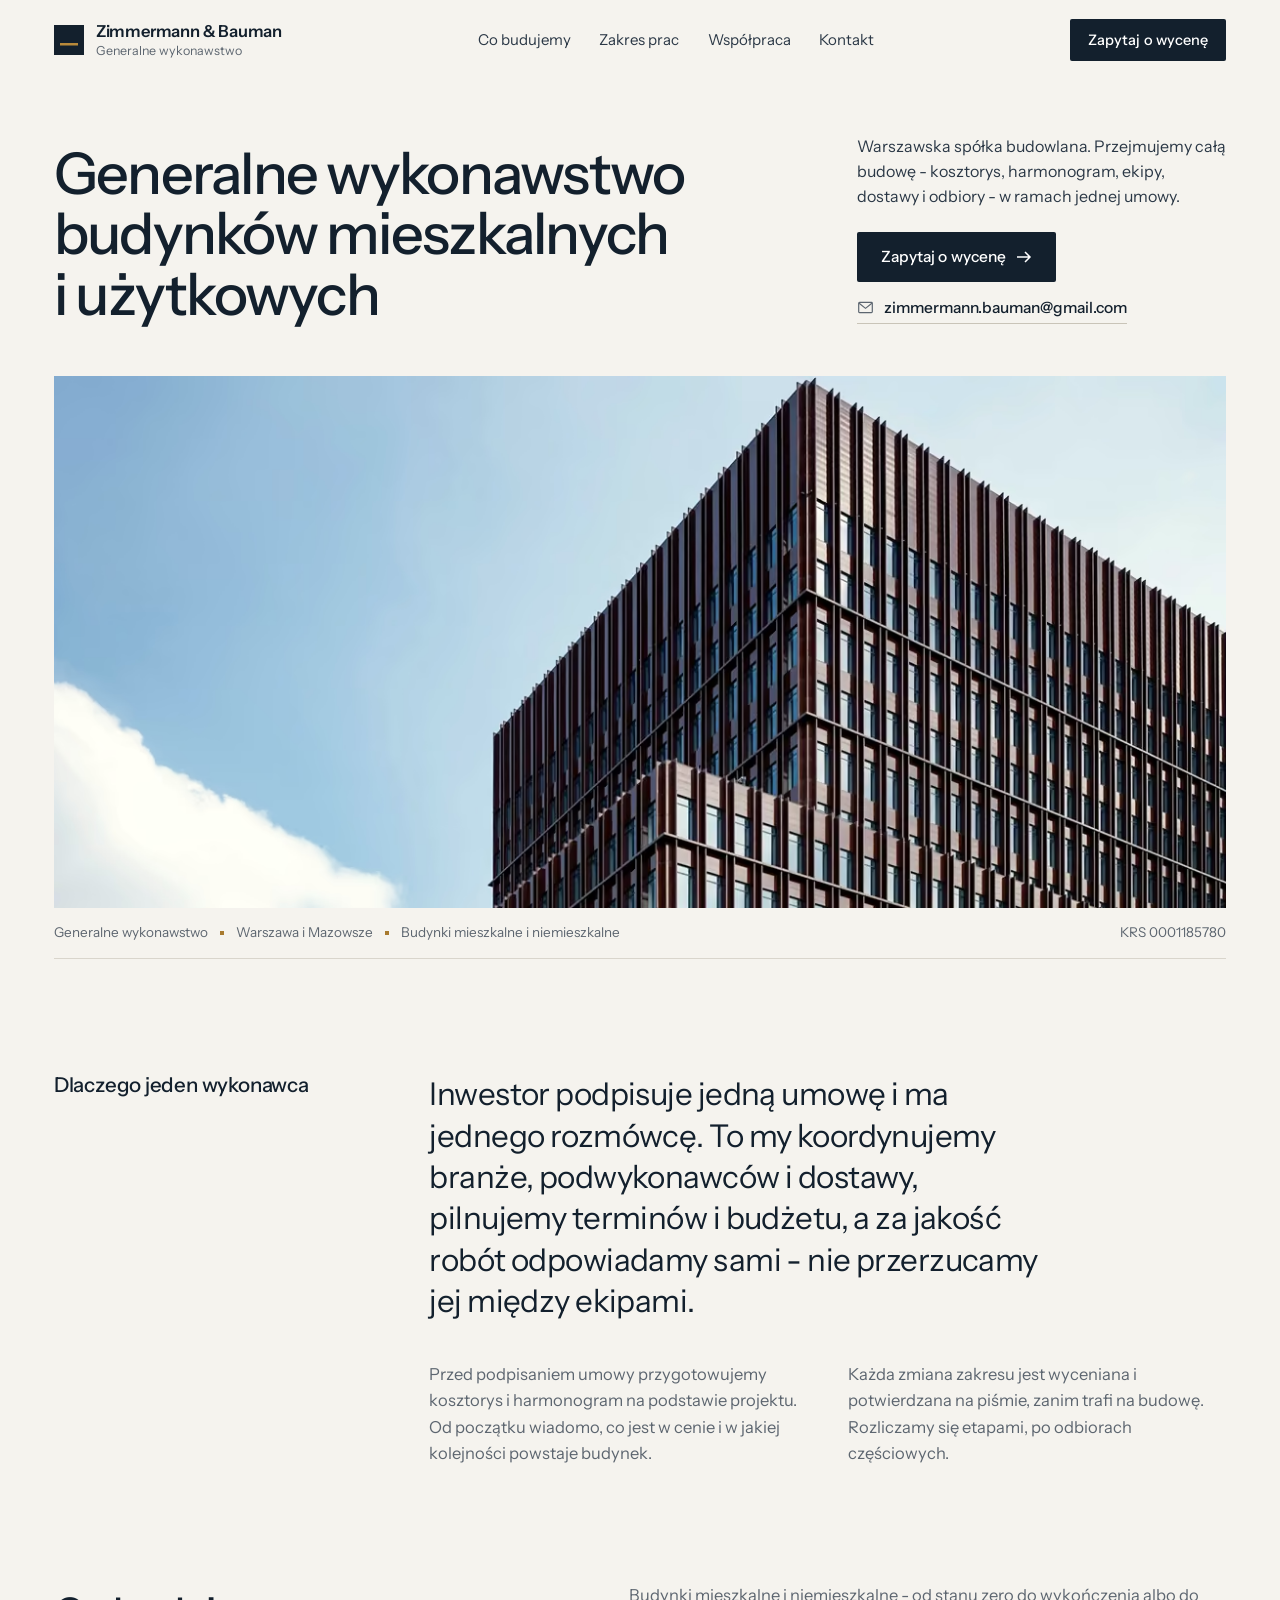
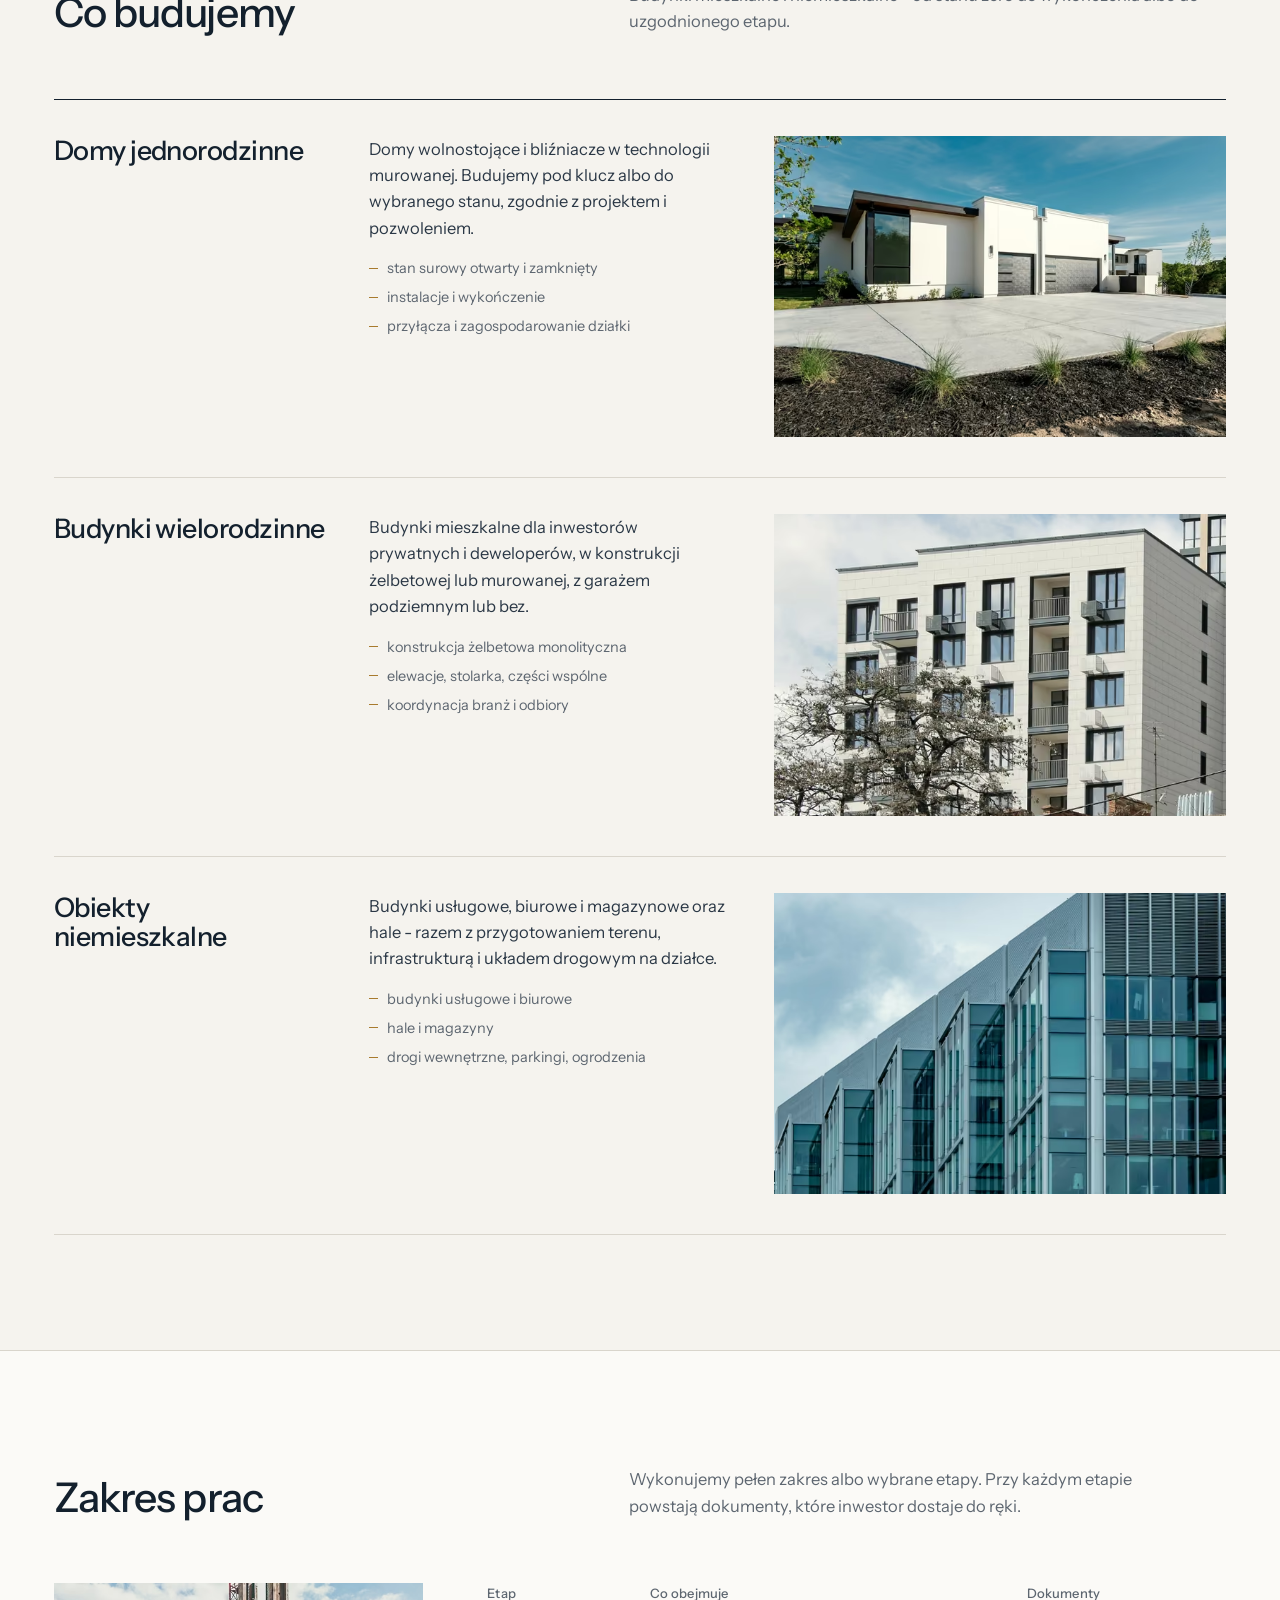
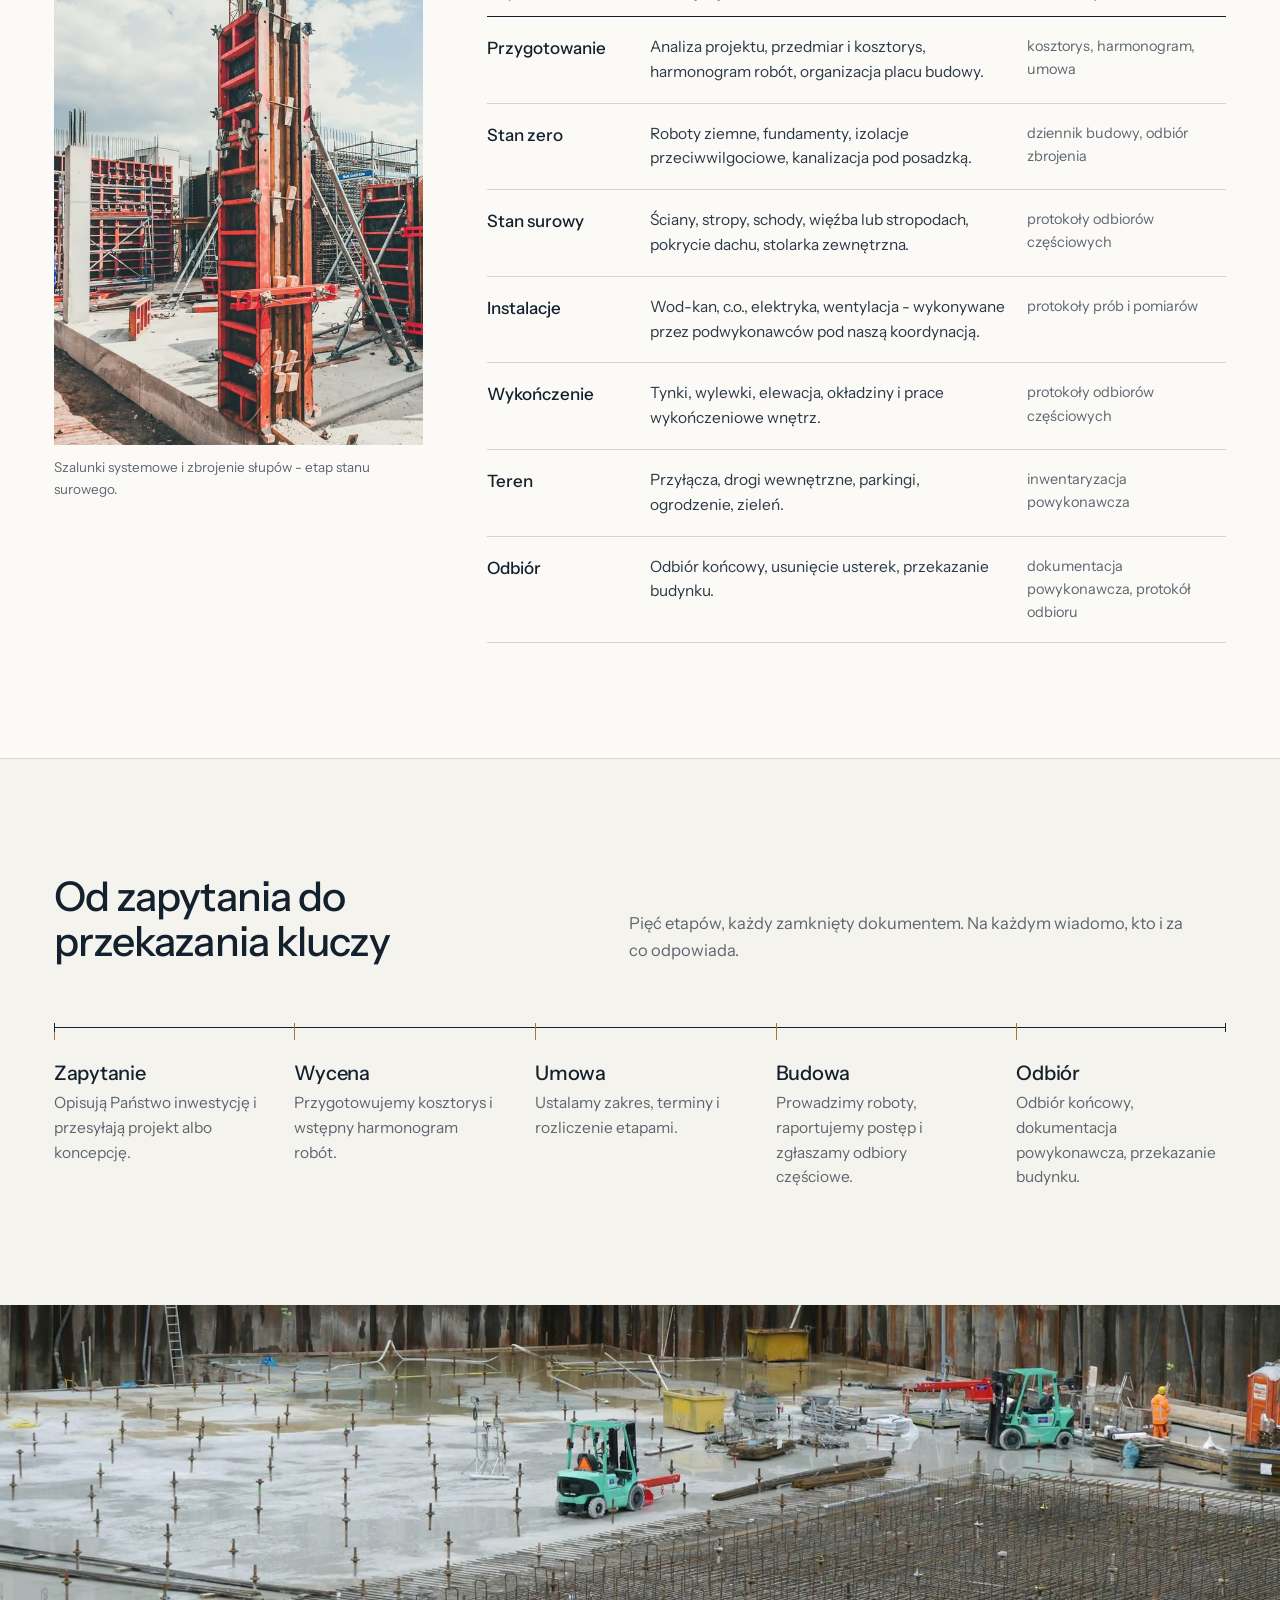
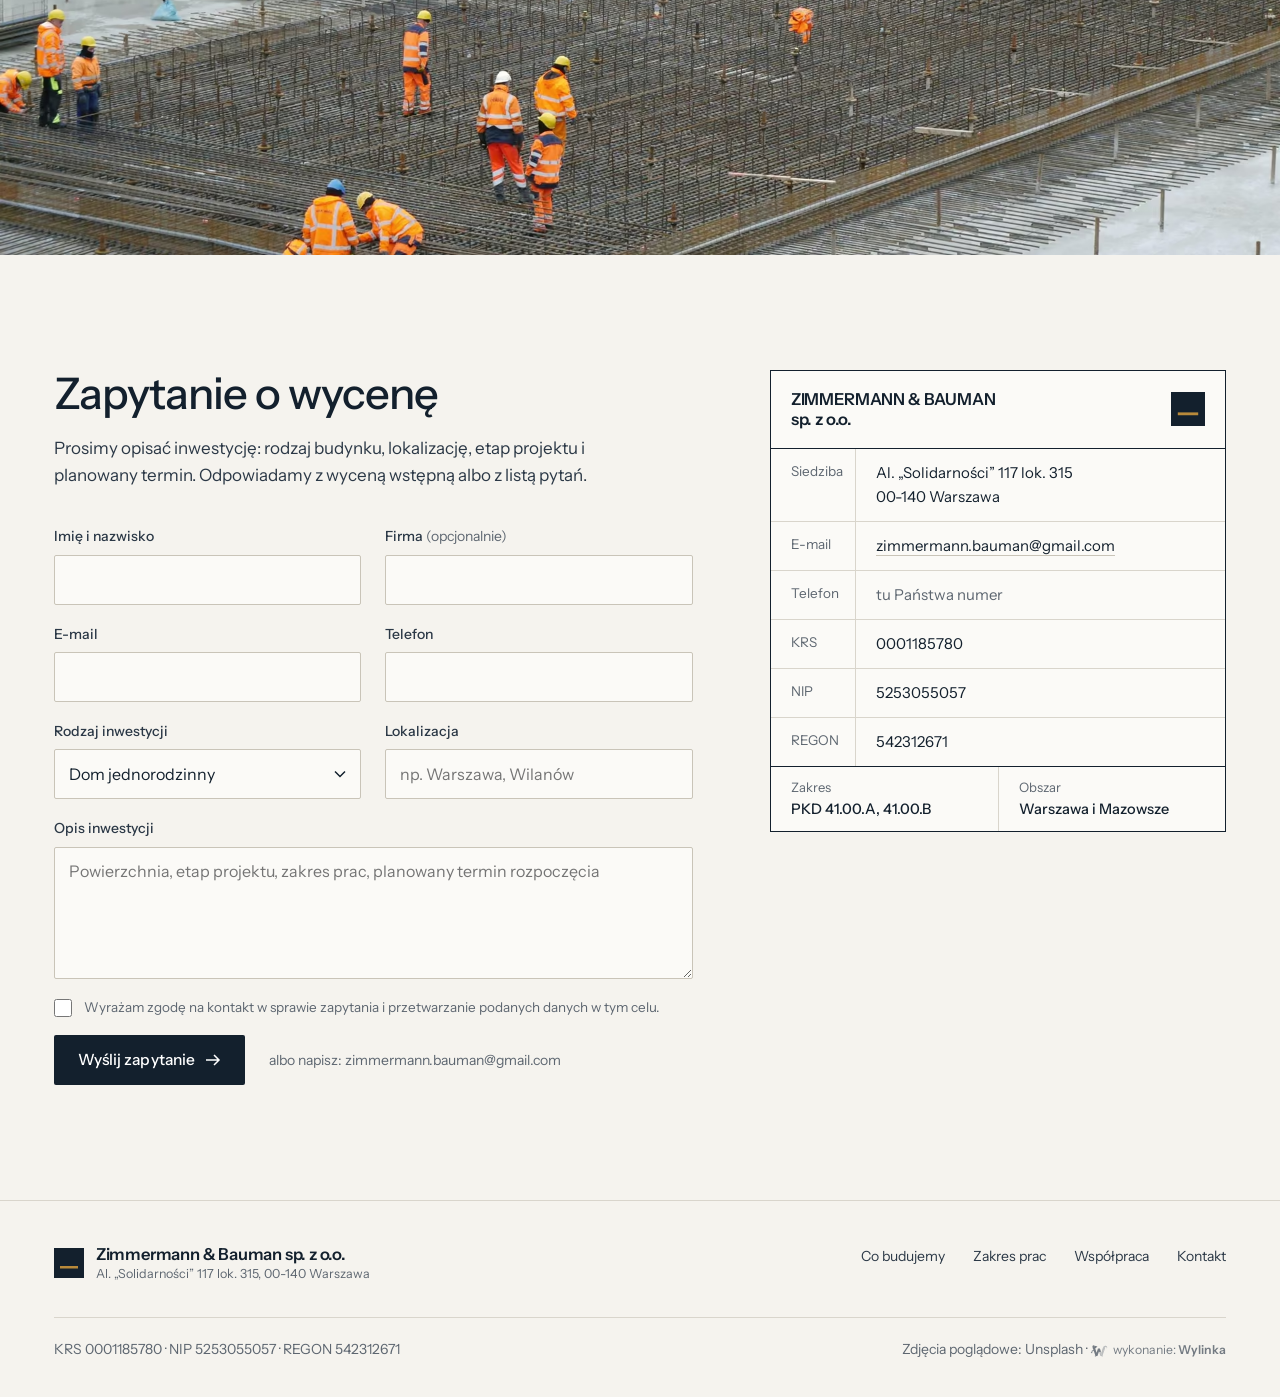
<file: v5/index.html>
<!doctype html>
<html lang="pl">
<head>
<meta charset="utf-8">
<meta name="viewport" content="width=device-width, initial-scale=1">
<meta name="robots" content="noindex, nofollow">
<title>Zimmermann &amp; Bauman - generalne wykonawstwo, Warszawa</title>
<meta name="description" content="Zimmermann & Bauman sp. z o.o. - generalne wykonawstwo budynków mieszkalnych i niemieszkalnych. Warszawa i Mazowsze.">
<meta name="theme-color" content="#f5f3ee">
<link rel="icon" href="data:image/svg+xml,%3Csvg xmlns='http://www.w3.org/2000/svg' viewBox='0 0 32 32'%3E%3Crect width='32' height='32' fill='%2313202d'/%3E%3Crect x='6' y='19' width='20' height='3' fill='%23b8893a'/%3E%3C/svg%3E">
<link rel="preload" href="fonts/instrument-sans-latin.woff2" as="font" type="font/woff2" crossorigin>
<link rel="preload" as="image" type="image/avif" media="(max-width: 767px)" imagesrcset="img/hero-m-800.avif 800w, img/hero-m-1200.avif 1200w" imagesizes="100vw">
<link rel="preload" as="image" type="image/avif" media="(min-width: 768px)" imagesrcset="img/hero-1200.avif 1200w, img/hero-1800.avif 1800w, img/hero-2400.avif 2400w" imagesizes="(min-width: 1760px) 1600px, 92vw">
<style>
@font-face{font-family:"Instrument Sans";font-style:normal;font-weight:400 600;font-display:swap;src:url(fonts/instrument-sans-latin-ext.woff2) format("woff2");unicode-range:U+0100-02BA,U+02BD-02C5,U+02C7-02CC,U+02CE-02D7,U+02DD-02FF,U+0304,U+0308,U+0329,U+1D00-1DBF,U+1E00-1E9F,U+1EF2-1EFF,U+2020,U+20A0-20AB,U+20AD-20C0,U+2113,U+2C60-2C7F,U+A720-A7FF}
@font-face{font-family:"Instrument Sans";font-style:normal;font-weight:400 600;font-display:swap;src:url(fonts/instrument-sans-latin.woff2) format("woff2");unicode-range:U+0000-00FF,U+0131,U+0152-0153,U+02BB-02BC,U+02C6,U+02DA,U+02DC,U+0304,U+0308,U+0329,U+2000-206F,U+20AC,U+2122,U+2191,U+2193,U+2212,U+2215,U+FEFF,U+FFFD}
@font-face{font-family:"IS Fallback";src:local("Arial");size-adjust:101%;ascent-override:92%;descent-override:24%;line-gap-override:0%}

:root{
  --bg:#f5f3ee;
  --paper:#fbfaf7;
  --ink:#13202d;
  --ink-2:#2b3846;
  --muted:#5d6670;
  --line:#d9d5cc;
  --line-2:#c9c4b8;
  --accent:#a87a2e;
  --pad:clamp(16px,4.2vw,64px);
  --max:1440px;
  --f:"Instrument Sans","IS Fallback",Arial,sans-serif;
}
*,*::before,*::after{box-sizing:border-box}
html{-webkit-text-size-adjust:100%;scroll-behavior:smooth;scroll-padding-top:84px}
body{margin:0;background:var(--bg);color:var(--ink);font-family:var(--f);font-size:17px;line-height:1.6;font-weight:400;-webkit-font-smoothing:antialiased;text-rendering:optimizeLegibility;overflow-x:clip}
img{display:block;max-width:100%;height:auto}
a{color:inherit}
h1,h2,h3{font-weight:500;margin:0;letter-spacing:-.022em;line-height:1.08;text-wrap:balance}
p{margin:0}
.wrap{max-width:var(--max);margin:0 auto;padding-inline:var(--pad)}
@media (min-width:1760px){:root{--max:1680px}}
@media (min-width:2200px){body{zoom:1.18}}
.sr{position:absolute;width:1px;height:1px;overflow:hidden;clip:rect(0 0 0 0);white-space:nowrap}
:focus-visible{outline:2px solid var(--accent);outline-offset:3px}

/* ---------- header ---------- */
.hdr{position:relative;z-index:20;background:var(--bg)}
@media (min-width:900px){.hdr{position:sticky;top:0;transition:box-shadow .3s}.hdr.is-scrolled{box-shadow:0 1px 0 var(--line)}}
.hdr .wrap{display:flex;align-items:center;justify-content:space-between;gap:24px;height:68px}
@media (min-width:900px){.hdr .wrap{height:80px}}
.brand{display:flex;align-items:center;gap:12px;text-decoration:none;min-width:0}
.brand svg{flex:none;width:30px;height:30px}
.brand b{display:block;font-weight:600;font-size:16.5px;letter-spacing:-.012em;line-height:1.15;white-space:nowrap}
.brand small{display:block;font-size:12.5px;color:var(--muted);line-height:1.2;margin-top:2px;white-space:nowrap}
.nav{display:none}
@media (min-width:1024px){
  .nav{display:flex;align-items:center;gap:clamp(18px,2.2vw,36px);font-size:15px}
  .nav a{text-decoration:none;color:var(--ink-2);padding:6px 0;background:linear-gradient(var(--accent),var(--accent)) 0 100%/0 1px no-repeat;transition:background-size .3s}
  .nav a:hover{background-size:100% 1px}
}
.hdr-cta{flex:none;white-space:nowrap}
.hdr-m{font-size:15px;font-weight:500;text-decoration:none;border-bottom:1px solid var(--accent);padding-bottom:2px;white-space:nowrap}
@media (min-width:1024px){.hdr-m{display:none}}
.hdr .btn{display:none}
@media (min-width:1024px){.hdr .btn{display:inline-flex}}

/* ---------- buttons ---------- */
.btn{display:inline-flex;align-items:center;justify-content:center;gap:10px;height:50px;padding:0 24px;background:var(--ink);color:#fff;text-decoration:none;font:500 15.5px/1 var(--f);letter-spacing:.005em;border:0;border-radius:2px;cursor:pointer;transition:background-color .25s}
.btn:hover{background:#24364a}
.btn svg{width:16px;height:16px;transition:transform .25s}
.btn:hover svg{transform:translateX(3px)}
.btn-sm{height:42px;padding:0 18px;font-size:14.5px}
.lnk{display:inline-flex;align-items:center;gap:10px;font-size:15.5px;font-weight:500;text-decoration:none;color:var(--ink);border-bottom:1px solid var(--line-2);padding-bottom:3px;transition:border-color .25s}
.lnk:hover{border-color:var(--ink)}
.lnk svg{width:17px;height:17px;flex:none;color:var(--muted)}

/* ---------- hero ---------- */
.hero{padding-top:clamp(20px,4.2vw,72px)}
.hero-top{display:grid;gap:20px}
.hero h1{font-size:clamp(33px,4.5vw,72px);line-height:1.05;letter-spacing:-.03em;max-width:17ch}
.hero-side{display:grid;gap:22px;align-content:end}
.hero-lead{font-size:clamp(16px,1.25vw,18.5px);line-height:1.58;color:var(--ink-2);max-width:40ch}
.hero-act{display:flex;flex-wrap:wrap;align-items:center;gap:14px 28px}
@media (max-width:599px){.hero-act .btn{width:100%}}
@media (min-width:900px){
  .hero-top{grid-template-columns:minmax(0,8fr) minmax(0,4fr);column-gap:clamp(40px,5vw,110px);align-items:end}
  .hero h1{max-width:none}
}
.hero-media{margin-top:clamp(28px,4vw,64px);position:relative}
.hero-media img{width:100%;aspect-ratio:4/3;object-fit:cover}
@media (min-width:768px){.hero-media img{aspect-ratio:2.2/1}}
.facts{display:flex;flex-wrap:wrap;gap:6px 0;justify-content:space-between;align-items:baseline;padding:14px 0 0;font-size:13.5px;color:var(--muted);border-bottom:1px solid var(--line);padding-bottom:14px}
.facts ul{display:flex;flex-wrap:wrap;gap:4px 0;margin:0;padding:0;list-style:none}
.facts li+li::before{content:"";display:inline-block;width:4px;height:4px;background:var(--accent);margin:0 12px 2px;vertical-align:middle}
@media (max-width:599px){.facts{font-size:13px}.facts li:first-child,.facts li:last-child{display:none}.facts li+li::before{display:none}}

/* ---------- sections ---------- */
.sec{padding-block:clamp(72px,9vw,150px)}
.sec-head{display:grid;gap:16px;margin-bottom:clamp(36px,5vw,72px)}
.sec-head h2{font-size:clamp(28px,3.2vw,46px)}
.sec-head p{color:var(--muted);max-width:52ch;font-size:16.5px}
@media (min-width:900px){.sec-head{grid-template-columns:minmax(0,5fr) minmax(0,6fr);column-gap:clamp(40px,6vw,120px);align-items:end}.sec-head p{justify-self:start}}

/* statement */
.why{display:grid;gap:28px}
.why h2{font-size:clamp(20px,1.6vw,23px);font-weight:500;letter-spacing:-.01em}
.why-main{font-size:clamp(23px,2.45vw,36px);line-height:1.32;letter-spacing:-.018em;font-weight:400;max-width:30ch;text-wrap:pretty}
.why-sub{margin-top:clamp(24px,3vw,40px);display:grid;gap:18px;color:var(--muted);font-size:16.5px;max-width:62ch}
@media (min-width:900px){.why{grid-template-columns:minmax(0,3fr) minmax(0,8fr);column-gap:clamp(40px,6vw,120px)}.why-sub{grid-template-columns:1fr 1fr;column-gap:40px;max-width:none}}

/* services rows */
.rows{border-top:1px solid var(--ink)}
.row{display:grid;gap:18px;padding:28px 0 32px;border-bottom:1px solid var(--line)}
.row h3{font-size:clamp(23px,2.1vw,31px);letter-spacing:-.02em}
.row p{color:var(--ink-2);font-size:16.5px;max-width:44ch}
.row ul{margin:16px 0 0;padding:0;list-style:none;color:var(--muted);font-size:14.5px;display:grid;gap:6px}
.row li{padding-left:18px;position:relative}
.row li::before{content:"";position:absolute;left:0;top:.72em;width:9px;height:1px;background:var(--accent)}
.row figure{margin:0;overflow:hidden;background:#e6e2d9}
.row figure img{width:100%;aspect-ratio:3/2;object-fit:cover;transition:transform .9s cubic-bezier(.2,.7,.2,1)}
@media (hover:hover){.row:hover figure img{transform:scale(1.035)}}
@media (min-width:900px){
  .row{grid-template-columns:minmax(0,3fr) minmax(0,4fr) minmax(0,5fr);column-gap:clamp(28px,3.4vw,64px);padding:36px 0 40px;align-items:start}
  .row figure{order:3}
}
@media (max-width:899px){.row figure{order:-1}}

/* scope / spec */
.scope{background:var(--paper);border-block:1px solid var(--line)}
.scope-grid{display:grid;gap:40px}
@media (min-width:1080px){.scope-grid{grid-template-columns:minmax(0,4fr) minmax(0,8fr);column-gap:clamp(40px,5vw,96px);align-items:start}.scope-fig{position:sticky;top:112px}}
.scope-fig{margin:0}
.scope-fig img{width:100%;aspect-ratio:4/5;object-fit:cover}
.scope-fig figcaption{font-size:13.5px;color:var(--muted);margin-top:12px}
@media (max-width:1079px){.scope-fig{display:none}}
.spec{width:100%;border-collapse:collapse;font-size:15.5px}
.spec caption{text-align:left}
.spec th,.spec td{text-align:left;vertical-align:top;padding:18px 20px 18px 0;border-bottom:1px solid var(--line)}
.spec thead th{font-size:13px;font-weight:500;color:var(--muted);padding-top:0;padding-bottom:12px;border-bottom:1px solid var(--ink);letter-spacing:.01em}
.spec tbody th{font-weight:500;font-size:17px;white-space:nowrap;width:22%}
.spec td{color:var(--ink-2)}
.spec td.doc{color:var(--muted);font-size:14.5px;width:27%;padding-right:0}
@media (max-width:699px){
  .spec thead{display:none}
  .spec,.spec tbody,.spec tr,.spec th,.spec td{display:block;width:auto}
  .spec tr{padding:18px 0;border-bottom:1px solid var(--line)}
  .spec tr:first-child{border-top:1px solid var(--ink)}
  .spec th,.spec td{border:0;padding:0}
  .spec tbody th{margin-bottom:6px}
  .spec td.doc{margin-top:8px;width:auto}
  .spec td.doc::before{content:"Dokumenty: ";color:var(--ink-2)}
}

/* process - dimension line */
.dim{position:relative;margin:0;padding:0;list-style:none;display:grid;gap:0}
.dim li{position:relative;padding:0 0 30px 30px}
.dim li::before{content:"";position:absolute;left:0;top:9px;width:13px;height:1px;background:var(--accent)}
.dim::before{content:"";position:absolute;left:0;top:9px;bottom:30px;width:1px;background:var(--ink)}
.dim h3{font-size:20px;letter-spacing:-.012em;margin-bottom:6px;line-height:1.2}
.dim p{color:var(--muted);font-size:15.5px;max-width:34ch}
@media (min-width:900px){
  .dim{grid-template-columns:repeat(5,minmax(0,1fr));column-gap:clamp(20px,2.4vw,40px);padding-top:34px}
  .dim::before{left:0;right:0;top:0;bottom:auto;height:1px;width:auto}
  .dim::after{content:"";position:absolute;right:0;top:-4px;width:1px;height:9px;background:var(--ink)}
  .dim li{padding:0 0 0 0}
  .dim li::before{left:0;top:-38px;width:1px;height:17px}
  .dim li:first-child::after{content:"";position:absolute;left:0;top:-38px;width:1px;height:9px;background:var(--ink)}
}

/* band */
.band{margin:0}
.band img{width:100%;aspect-ratio:4/3;object-fit:cover}
@media (min-width:768px){.band img{aspect-ratio:2.33/1}}

/* contact */
.contact-grid{display:grid;gap:56px}
@media (min-width:1024px){.contact-grid{grid-template-columns:minmax(0,7fr) minmax(0,5fr);column-gap:clamp(48px,6vw,120px);align-items:start}}
.contact h2{font-size:clamp(30px,3.4vw,50px);margin-bottom:18px}
.contact .intro{color:var(--ink-2);max-width:50ch;margin-bottom:36px}
form{display:grid;gap:18px 24px}
@media (min-width:640px){form{grid-template-columns:1fr 1fr}.f-wide{grid-column:1/-1}}
label{display:grid;gap:7px;align-content:start;font-size:14px;color:var(--ink-2);font-weight:500}
label i{font-style:normal;font-weight:400;color:var(--muted)}
input,select,textarea{width:100%;font:400 16px/1.4 var(--f);color:var(--ink);background:var(--paper);border:1px solid var(--line-2);border-radius:2px;padding:12px 14px;min-height:50px;transition:border-color .2s}
textarea{min-height:132px;resize:vertical}
select{appearance:none;background-image:url("data:image/svg+xml,%3Csvg xmlns='http://www.w3.org/2000/svg' width='12' height='8' fill='none' stroke='%2313202d' stroke-width='1.5'%3E%3Cpath d='M1 1.5l5 5 5-5'/%3E%3C/svg%3E");background-repeat:no-repeat;background-position:right 14px center;padding-right:38px}
input:focus,select:focus,textarea:focus{outline:none;border-color:var(--ink)}
.consent{display:flex;gap:12px;align-items:flex-start;font-weight:400;font-size:13.5px;color:var(--muted);line-height:1.5}
.consent input{width:18px;height:18px;min-height:0;margin:2px 0 0;flex:none;accent-color:var(--ink)}
.f-send{display:flex;flex-wrap:wrap;gap:16px 24px;align-items:center}
.f-note{font-size:14px;color:var(--muted)}
.f-ok{display:none;font-size:15px;color:var(--ink);border-left:2px solid var(--accent);padding:4px 0 4px 14px}
.f-ok.on{display:block}

/* title block */
.tblock{border:1px solid var(--ink);background:var(--paper);font-size:15px}
.tb-head{display:flex;justify-content:space-between;align-items:center;gap:16px;padding:18px 20px;border-bottom:1px solid var(--ink)}
.tb-head b{font-weight:600;font-size:16.5px;letter-spacing:-.01em;line-height:1.25}
.tb-head svg{width:34px;height:34px;flex:none}
.tblock dl{margin:0;display:grid;grid-template-columns:auto 1fr}
.tblock dt,.tblock dd{margin:0;padding:12px 20px;border-bottom:1px solid var(--line)}
.tblock dt{color:var(--muted);font-size:13.5px;padding-right:12px;border-right:1px solid var(--line)}
.tblock dd{overflow-wrap:break-word}
@media (max-width:420px){.tblock dt,.tblock dd{padding:12px 14px}.tblock{font-size:14.5px}}
.tblock dd a{text-decoration:none;border-bottom:1px solid var(--line-2)}
.tblock dd a:hover{border-color:var(--ink)}
.tblock .ph{color:var(--muted)}
.tblock dl > :nth-last-child(-n+2){border-bottom:0}
.tb-foot{display:grid;grid-template-columns:1fr 1fr;border-top:1px solid var(--ink);font-size:13px;color:var(--muted)}
.tb-foot div{padding:10px 20px}
.tb-foot div+div{border-left:1px solid var(--line)}
.tb-foot b{display:block;font-weight:500;color:var(--ink);font-size:14.5px}

/* footer */
.ftr{border-top:1px solid var(--line);padding:44px 0 36px;font-size:14px;color:var(--muted)}
.ftr-top{display:grid;gap:24px;margin-bottom:36px}
@media (min-width:900px){.ftr-top{grid-template-columns:1fr auto;align-items:start}}
.ftr nav{display:flex;flex-wrap:wrap;gap:10px 28px}
.ftr nav a{text-decoration:none;color:var(--ink-2)}
.ftr nav a:hover{color:var(--ink);text-decoration:underline;text-underline-offset:4px}
.ftr-bot{display:flex;flex-wrap:wrap;justify-content:space-between;gap:10px 32px;padding-top:20px;border-top:1px solid var(--line)}
.ftr-bot .wylinka-badge{vertical-align:middle}
.ftr-bot a:not(.wylinka-badge){color:var(--ink-2)}

/* sticky mobile bar */
.mbar{position:fixed;left:0;right:0;bottom:0;z-index:30;display:flex;gap:10px;padding:10px 16px calc(10px + env(safe-area-inset-bottom));background:rgba(245,243,238,.96);border-top:1px solid var(--line);transform:translateY(110%);transition:transform .35s cubic-bezier(.2,.7,.2,1)}
.mbar.on{transform:none}
.mbar .btn{flex:1;height:48px}
.mbar .ic{flex:none;width:48px;height:48px;display:grid;place-items:center;border:1px solid var(--line-2);border-radius:2px;background:var(--paper);color:var(--ink)}
.mbar .ic svg{width:20px;height:20px}
@media (min-width:900px){.mbar{display:none}}

@media (prefers-reduced-motion:reduce){*{transition:none!important;scroll-behavior:auto!important}}
</style>
<style>
.wylinka-badge{display:inline-flex;align-items:center;gap:.4em;color:inherit;text-decoration:none;font-size:.875em;line-height:1;opacity:.85}
.wylinka-badge:hover,.wylinka-badge:focus-visible{opacity:1}
.wylinka-badge:focus-visible{outline:2px solid currentColor;outline-offset:3px;border-radius:2px}
.wylinka-badge svg{width:18px;height:18px;flex:none;overflow:visible}
.wylinka-badge b{font-weight:600}
.wylinka-badge .wy-old{opacity:.45;transform-origin:40px 30px;transition:transform .32s cubic-bezier(.3,.7,.4,1),opacity .32s ease-out}
.wylinka-badge .wy-pod{opacity:0;transition:opacity .2s ease-out .08s}
.wylinka-badge:hover .wy-old,.wylinka-badge:focus-visible .wy-old{transform:translate(9px,7px) rotate(9deg);opacity:0}
.wylinka-badge:hover .wy-pod,.wylinka-badge:focus-visible .wy-pod{opacity:1}
@media (prefers-reduced-motion:reduce){.wylinka-badge .wy-old,.wylinka-badge .wy-pod{transition:none}.wylinka-badge:hover .wy-old,.wylinka-badge:focus-visible .wy-old{transform:none;opacity:.45}.wylinka-badge:hover .wy-pod,.wylinka-badge:focus-visible .wy-pod{opacity:0}}
</style>
</head>
<body>

<header class="hdr" id="top">
  <div class="wrap">
    <a class="brand" href="#top">
      <svg viewBox="0 0 30 30" aria-hidden="true"><rect width="30" height="30" fill="#13202d"/><rect x="6" y="18" width="18" height="2.5" fill="#b8893a"/></svg>
      <span><b>Zimmermann &amp; Bauman</b><small>Generalne wykonawstwo</small></span>
    </a>
    <nav class="nav" aria-label="Menu główne">
      <a href="#co-budujemy">Co budujemy</a>
      <a href="#zakres">Zakres prac</a>
      <a href="#wspolpraca">Współpraca</a>
      <a href="#kontakt">Kontakt</a>
    </nav>
    <a class="btn btn-sm hdr-cta" href="#kontakt">Zapytaj o wycenę</a>
    <a class="hdr-m" href="#kontakt">Kontakt</a>
  </div>
</header>

<main>
  <section class="hero" aria-labelledby="h1">
    <div class="wrap">
      <div class="hero-top">
        <h1 id="h1">Generalne wykonawstwo budynków mieszkalnych i&nbsp;użytkowych</h1>
        <div class="hero-side">
          <p class="hero-lead">Warszawska spółka budowlana. Przejmujemy całą budowę - kosztorys, harmonogram, ekipy, dostawy i&nbsp;odbiory - w&nbsp;ramach jednej umowy.</p>
          <div class="hero-act" id="hero-cta">
            <a class="btn" href="#kontakt">Zapytaj o wycenę <svg viewBox="0 0 16 16" fill="none" stroke="currentColor" stroke-width="1.5" aria-hidden="true"><path d="M1 8h13M9 3l5 5-5 5"/></svg></a>
            <a class="lnk" href="mailto:zimmermann.bauman@gmail.com"><svg viewBox="0 0 20 20" fill="none" stroke="currentColor" stroke-width="1.4" aria-hidden="true"><rect x="2" y="4" width="16" height="12" rx="1"/><path d="M2.5 5l7.5 6 7.5-6"/></svg>zimmermann.bauman@gmail.com</a>
          </div>
        </div>
      </div>

      <figure class="hero-media" style="margin-left:0;margin-right:0;margin-bottom:0">
        <picture>
          <source media="(max-width: 767px)" type="image/avif" srcset="img/hero-m-800.avif 800w, img/hero-m-1200.avif 1200w" sizes="100vw">
          <source media="(max-width: 767px)" type="image/webp" srcset="img/hero-m-800.webp 800w, img/hero-m-1200.webp 1200w" sizes="100vw">
          <source type="image/avif" srcset="img/hero-1200.avif 1200w, img/hero-1800.avif 1800w, img/hero-2400.avif 2400w" sizes="(min-width: 1760px) 1600px, 92vw">
          <img src="img/hero-1800.webp" srcset="img/hero-1200.webp 1200w, img/hero-1800.webp 1800w, img/hero-2400.webp 2400w" sizes="(min-width: 1760px) 1600px, 92vw" width="2400" height="1090" alt="Nowoczesny budynek z ceglanymi lamelami na elewacji w dziennym świetle" fetchpriority="high" decoding="async">
        </picture>
      </figure>
      <div class="facts">
        <ul>
          <li>Generalne wykonawstwo</li>
          <li>Warszawa i Mazowsze</li>
          <li>Budynki mieszkalne i niemieszkalne</li>
        </ul>
        <span class="krs">KRS 0001185780</span>
      </div>
    </div>
  </section>

  <section class="sec" aria-labelledby="why-h">
    <div class="wrap why">
      <h2 id="why-h">Dlaczego jeden wykonawca</h2>
      <div>
        <p class="why-main">Inwestor podpisuje jedną umowę i ma jednego rozmówcę. To my koordynujemy branże, podwykonawców i dostawy, pilnujemy terminów i budżetu, a za jakość robót odpowiadamy sami - nie przerzucamy jej między ekipami.</p>
        <div class="why-sub">
          <p>Przed podpisaniem umowy przygotowujemy kosztorys i harmonogram na podstawie projektu. Od początku wiadomo, co jest w cenie i w jakiej kolejności powstaje budynek.</p>
          <p>Każda zmiana zakresu jest wyceniana i potwierdzana na piśmie, zanim trafi na budowę. Rozliczamy się etapami, po odbiorach częściowych.</p>
        </div>
      </div>
    </div>
  </section>

  <section class="sec" id="co-budujemy" aria-labelledby="cb-h" style="padding-top:0">
    <div class="wrap">
      <div class="sec-head">
        <h2 id="cb-h">Co budujemy</h2>
        <p>Budynki mieszkalne i niemieszkalne - od stanu zero do wykończenia albo do uzgodnionego etapu.</p>
      </div>
      <div class="rows">
        <article class="row">
          <h3>Domy jednorodzinne</h3>
          <div>
            <p>Domy wolnostojące i bliźniacze w technologii murowanej. Budujemy pod klucz albo do wybranego stanu, zgodnie z projektem i pozwoleniem.</p>
            <ul><li>stan surowy otwarty i zamknięty</li><li>instalacje i wykończenie</li><li>przyłącza i zagospodarowanie działki</li></ul>
          </div>
          <figure>
            <picture>
              <source type="image/avif" srcset="img/domy-640.avif 640w, img/domy-1000.avif 1000w" sizes="(min-width: 900px) 40vw, 92vw">
              <img src="img/domy-1000.webp" srcset="img/domy-640.webp 640w, img/domy-1000.webp 1000w" sizes="(min-width: 900px) 40vw, 92vw" width="1000" height="750" loading="lazy" decoding="async" alt="Nowoczesny biały dom jednorodzinny z garażem i podjazdem">
            </picture>
          </figure>
        </article>
        <article class="row">
          <h3>Budynki wielorodzinne</h3>
          <div>
            <p>Budynki mieszkalne dla inwestorów prywatnych i deweloperów, w konstrukcji żelbetowej lub murowanej, z garażem podziemnym lub bez.</p>
            <ul><li>konstrukcja żelbetowa monolityczna</li><li>elewacje, stolarka, części wspólne</li><li>koordynacja branż i odbiory</li></ul>
          </div>
          <figure>
            <picture>
              <source type="image/avif" srcset="img/wielorodzinne-640.avif 640w, img/wielorodzinne-1000.avif 1000w" sizes="(min-width: 900px) 40vw, 92vw">
              <img src="img/wielorodzinne-1000.webp" srcset="img/wielorodzinne-640.webp 640w, img/wielorodzinne-1000.webp 1000w" sizes="(min-width: 900px) 40vw, 92vw" width="1000" height="750" loading="lazy" decoding="async" alt="Jasny budynek wielorodzinny z balkonami">
            </picture>
          </figure>
        </article>
        <article class="row">
          <h3>Obiekty niemieszkalne</h3>
          <div>
            <p>Budynki usługowe, biurowe i magazynowe oraz hale - razem z przygotowaniem terenu, infrastrukturą i układem drogowym na działce.</p>
            <ul><li>budynki usługowe i biurowe</li><li>hale i magazyny</li><li>drogi wewnętrzne, parkingi, ogrodzenia</li></ul>
          </div>
          <figure>
            <picture>
              <source type="image/avif" srcset="img/niemieszkalne-640.avif 640w, img/niemieszkalne-1000.avif 1000w" sizes="(min-width: 900px) 40vw, 92vw">
              <img src="img/niemieszkalne-1000.webp" srcset="img/niemieszkalne-640.webp 640w, img/niemieszkalne-1000.webp 1000w" sizes="(min-width: 900px) 40vw, 92vw" width="1000" height="750" loading="lazy" decoding="async" alt="Elewacja budynku biurowego z aluminium i szkła">
            </picture>
          </figure>
        </article>
      </div>
    </div>
  </section>

  <section class="sec scope" id="zakres" aria-labelledby="zk-h">
    <div class="wrap">
      <div class="sec-head">
        <h2 id="zk-h">Zakres prac</h2>
        <p>Wykonujemy pełen zakres albo wybrane etapy. Przy każdym etapie powstają dokumenty, które inwestor dostaje do ręki.</p>
      </div>
      <div class="scope-grid">
        <figure class="scope-fig">
          <picture>
            <source type="image/avif" srcset="img/szalunki-600.avif 600w, img/szalunki-900.avif 900w" sizes="30vw">
            <img src="img/szalunki-900.webp" srcset="img/szalunki-600.webp 600w, img/szalunki-900.webp 900w" sizes="30vw" width="900" height="1125" loading="lazy" decoding="async" alt="Szalunki słupów i zbrojenie na budowie">
          </picture>
          <figcaption>Szalunki systemowe i zbrojenie słupów - etap stanu surowego.</figcaption>
        </figure>
        <table class="spec">
          <caption class="sr">Etapy robót, zakres i dokumenty</caption>
          <thead><tr><th scope="col">Etap</th><th scope="col">Co obejmuje</th><th scope="col">Dokumenty</th></tr></thead>
          <tbody>
            <tr><th scope="row">Przygotowanie</th><td>Analiza projektu, przedmiar i kosztorys, harmonogram robót, organizacja placu budowy.</td><td class="doc">kosztorys, harmonogram, umowa</td></tr>
            <tr><th scope="row">Stan zero</th><td>Roboty ziemne, fundamenty, izolacje przeciwwilgociowe, kanalizacja pod posadzką.</td><td class="doc">dziennik budowy, odbiór zbrojenia</td></tr>
            <tr><th scope="row">Stan surowy</th><td>Ściany, stropy, schody, więźba lub stropodach, pokrycie dachu, stolarka zewnętrzna.</td><td class="doc">protokoły odbiorów częściowych</td></tr>
            <tr><th scope="row">Instalacje</th><td>Wod-kan, c.o., elektryka, wentylacja - wykonywane przez podwykonawców pod naszą koordynacją.</td><td class="doc">protokoły prób i pomiarów</td></tr>
            <tr><th scope="row">Wykończenie</th><td>Tynki, wylewki, elewacja, okładziny i prace wykończeniowe wnętrz.</td><td class="doc">protokoły odbiorów częściowych</td></tr>
            <tr><th scope="row">Teren</th><td>Przyłącza, drogi wewnętrzne, parkingi, ogrodzenie, zieleń.</td><td class="doc">inwentaryzacja powykonawcza</td></tr>
            <tr><th scope="row">Odbiór</th><td>Odbiór końcowy, usunięcie usterek, przekazanie budynku.</td><td class="doc">dokumentacja powykonawcza, protokół odbioru</td></tr>
          </tbody>
        </table>
      </div>
    </div>
  </section>

  <section class="sec" id="wspolpraca" aria-labelledby="ws-h">
    <div class="wrap">
      <div class="sec-head">
        <h2 id="ws-h">Od zapytania do przekazania kluczy</h2>
        <p>Pięć etapów, każdy zamknięty dokumentem. Na każdym wiadomo, kto i za co odpowiada.</p>
      </div>
      <ol class="dim">
        <li><h3>Zapytanie</h3><p>Opisują Państwo inwestycję i przesyłają projekt albo koncepcję.</p></li>
        <li><h3>Wycena</h3><p>Przygotowujemy kosztorys i wstępny harmonogram robót.</p></li>
        <li><h3>Umowa</h3><p>Ustalamy zakres, terminy i rozliczenie etapami.</p></li>
        <li><h3>Budowa</h3><p>Prowadzimy roboty, raportujemy postęp i zgłaszamy odbiory częściowe.</p></li>
        <li><h3>Odbiór</h3><p>Odbiór końcowy, dokumentacja powykonawcza, przekazanie budynku.</p></li>
      </ol>
    </div>
  </section>

  <figure class="band">
    <picture>
      <source media="(max-width: 767px)" type="image/avif" srcset="img/fundament-1200.avif" >
      <source type="image/avif" srcset="img/fundament-1200.avif 1200w, img/fundament-1920.avif 1920w, img/fundament-2400.avif 2400w" sizes="100vw">
      <img src="img/fundament-1920.webp" srcset="img/fundament-1200.webp 1200w, img/fundament-1920.webp 1920w, img/fundament-2400.webp 2400w" sizes="100vw" width="2400" height="1030" loading="lazy" decoding="async" alt="Zbrojenie płyty fundamentowej w wykopie zabezpieczonym ścianką szczelną">
    </picture>
  </figure>

  <section class="sec contact" id="kontakt" aria-labelledby="kt-h">
    <div class="wrap contact-grid">
      <div>
        <h2 id="kt-h">Zapytanie o wycenę</h2>
        <p class="intro">Prosimy opisać inwestycję: rodzaj budynku, lokalizację, etap projektu i planowany termin. Odpowiadamy z wyceną wstępną albo z listą pytań.</p>
        <form id="form" novalidate>
          <label><span>Imię i nazwisko</span><input name="n" autocomplete="name" required></label>
          <label><span>Firma <i>(opcjonalnie)</i></span><input name="c" autocomplete="organization"></label>
          <label><span>E-mail</span><input name="e" type="email" autocomplete="email" required></label>
          <label><span>Telefon</span><input name="t" type="tel" autocomplete="tel" inputmode="tel"></label>
          <label><span>Rodzaj inwestycji</span>
            <select name="r"><option>Dom jednorodzinny</option><option>Budynek wielorodzinny</option><option>Obiekt usługowy lub biurowy</option><option>Hala lub magazyn</option><option>Inny</option></select>
          </label>
          <label><span>Lokalizacja</span><input name="l" placeholder="np. Warszawa, Wilanów"></label>
          <label class="f-wide"><span>Opis inwestycji</span><textarea name="o" placeholder="Powierzchnia, etap projektu, zakres prac, planowany termin rozpoczęcia"></textarea></label>
          <label class="consent f-wide"><input type="checkbox" required><span>Wyrażam zgodę na kontakt w sprawie zapytania i przetwarzanie podanych danych w tym celu.</span></label>
          <div class="f-send f-wide">
            <button class="btn" type="submit">Wyślij zapytanie <svg viewBox="0 0 16 16" fill="none" stroke="currentColor" stroke-width="1.5" aria-hidden="true"><path d="M1 8h13M9 3l5 5-5 5"/></svg></button>
            <span class="f-note">albo napisz: zimmermann.bauman@gmail.com</span>
          </div>
          <p class="f-ok f-wide" id="f-ok" role="status">To podgląd strony - formularz zacznie wysyłać zapytania po wdrożeniu.</p>
        </form>
      </div>

      <aside class="tblock" aria-label="Dane firmy">
        <div class="tb-head">
          <b>ZIMMERMANN &amp; BAUMAN<br>sp. z o.o.</b>
          <svg viewBox="0 0 30 30" aria-hidden="true"><rect width="30" height="30" fill="#13202d"/><rect x="6" y="18" width="18" height="2.5" fill="#b8893a"/></svg>
        </div>
        <dl>
          <dt>Siedziba</dt><dd>Al. „Solidarności” 117 lok. 315<br>00-140 Warszawa</dd>
          <dt>E-mail</dt><dd><a href="mailto:zimmermann.bauman@gmail.com">zimmermann.bauman@<wbr>gmail.com</a></dd>
          <dt>Telefon</dt><dd class="ph">tu Państwa numer</dd>
          <dt>KRS</dt><dd>0001185780</dd>
          <dt>NIP</dt><dd>5253055057</dd>
          <dt>REGON</dt><dd>542312671</dd>
        </dl>
        <div class="tb-foot">
          <div>Zakres<b>PKD 41.00.A, 41.00.B</b></div>
          <div>Obszar<b>Warszawa i Mazowsze</b></div>
        </div>
      </aside>
    </div>
  </section>
</main>

<footer class="ftr">
  <div class="wrap">
    <div class="ftr-top">
      <a class="brand" href="#top">
        <svg viewBox="0 0 30 30" aria-hidden="true"><rect width="30" height="30" fill="#13202d"/><rect x="6" y="18" width="18" height="2.5" fill="#b8893a"/></svg>
        <span><b style="color:var(--ink)">Zimmermann &amp; Bauman sp. z o.o.</b><small>Al. „Solidarności” 117 lok. 315, 00-140 Warszawa</small></span>
      </a>
      <nav aria-label="Stopka">
        <a href="#co-budujemy">Co budujemy</a>
        <a href="#zakres">Zakres prac</a>
        <a href="#wspolpraca">Współpraca</a>
        <a href="#kontakt">Kontakt</a>
      </nav>
    </div>
    <div class="ftr-bot">
      <span>KRS 0001185780 · NIP 5253055057 · REGON 542312671</span>
      <span>Zdjęcia poglądowe: Unsplash · <a class="wylinka-badge" href="https://wylinka.pl/?utm_source=zimmermannbauman-koncepcja&amp;utm_medium=stopka&amp;utm_campaign=wykonanie" rel="noopener" title="Strona wykonana przez Wylinka"><svg viewBox="0 0 64 64" aria-hidden="true" focusable="false" fill="currentColor"><path d="M9.8 22.8l-1.2-7.9 2.2-3.7 15.5 4.6-.5 1.5-7.2 5.5 4.7 15.6 5-15.6 7 0 4.1 12.7-4.2-.9-2.6 1.8-.8-2.2-5.3 15.6-4.3 0 .4 .2-2.1 2.8-1.3-1.1 1.1-1.4-3.1 .2-.1-1.7 2.2-.1-5.7-16.5-4.8 .6-.8 3.1 0 .5-.3 .5 .8 2.2-1.6 .5-.4-1.3-.8 1.6-1.5-.8 .8-1.6-1.4 .6-.6-1.6 2.3-.8 .2-.4 1.3-4.8 5.9-.8-2.4-6.9zM15.2 13.7l-.1-.4-.4 .8-.1 .8 .1 1 .1 .4 .3 .7 .3-.9 .1-.7 0-.8z"/><path class="wy-pod" d="M37.1 49.8l-4.5-13.3 2.6-1.8 4.2 .9 .9 2.8 3-9.7 0-.5 .1-.8 3.2-8.4 .5-1 .6-1 .9-1.1 1.3-1 1.1-.7 1.4-.5 1.4-.3 .7 0 .9 0 1.2 .3 1.4 .6 .8 .5 .7 .7 .6 .7 .5 .9 .3 .9 .1 .9 0 .8-.2 .9-.5 .9-.5 .6-.7 .5-.7 .3-.1-.1 0-.1 .5-.5 .3-.7 .2-.5 0-.6-.1-.6-.3-.7-.4-.5-.4-.4-.5-.3-.6-.3-.7 0-.7 .1-.6 .1-.5 .4-.5 .5-.3 .5-.2 .7-.1 1.5-1.4 5.1-.8 3.3-.3 .7-.5 .7-6 17.5 1.9 .1-.1 1.7-3.1-.2 1.1 1.4-1.3 1.1-2.1-2.8 .4-.2z"/><path class="wy-old" d="M40.8 50l.4-.2-4.1 0-4.2-12.5 2.5-1.7 4.3 .9 .6 1.9 .6-1.6 0-.3 2.4-7.8 0-.5 .1-.8 3.2-8.4 .4-.8 .6-.9 .9-1.2 .9-.9 1.3-.8 1.4-.6 1.2-.3 1.4-.1 1.3 .1 .6 .2 .8 .3 1.1 .6 .9 .7 .7 .9 .5 .9 .3 .9 .1 1.1-.1 .9-.3 .9-.4 .7-.6 .7-.6 .4-.6 .2-.1-.1 0-.1 .5-.5 .3-.7 .2-.5 0-.5-.1-.6-.2-.6-.3-.5-.4-.5-.5-.3-.6-.3-.7-.1-.6 0-.6 .1-.6 .3-.6 .5-.3 .4-.2 .5-.1 .5-.1 1.5-1.4 5.1-.8 3.3-.3 .7-.5 .7-6 17.5 1.9 .1-.1 1.7-3.1-.2 1.1 1.4-1.3 1.1zM49.6 17.1l.6 1.7-1.5 1.9 .4 .4 1.8-2.1-.7-2.1zM48.1 28.3l.5 1.8-1.7 1.8 .4 .4 1.9-2-.6-2.2zM37.9 41.7l1.7-1.5-.4-.4-1.7 1.4zM42.6 38.7l-1.5 2.8 1.1 2-1.3 2.6 .5 .2 1.5-2.8-1.1-2 1.4-2.5z"/></svg><span>wykonanie: <b>Wylinka</b></span></a></span>
    </div>
  </div>
</footer>

<div class="mbar" id="mbar" aria-hidden="true">
  <a class="btn" href="#kontakt" tabindex="-1">Zapytaj o wycenę</a>
  <a class="ic" href="mailto:zimmermann.bauman@gmail.com" aria-label="Napisz e-mail" tabindex="-1"><svg viewBox="0 0 20 20" fill="none" stroke="currentColor" stroke-width="1.4" aria-hidden="true"><rect x="2" y="4" width="16" height="12" rx="1"/><path d="M2.5 5l7.5 6 7.5-6"/></svg></a>
</div>

<script>
(function(){
  var h=document.querySelector('.hdr'),bar=document.getElementById('mbar'),cta=document.getElementById('hero-cta'),kt=document.getElementById('kontakt');
  var pastHero=false,inContact=false;
  function upd(){var on=pastHero&&!inContact;bar.classList.toggle('on',on);bar.setAttribute('aria-hidden',on?'false':'true');bar.querySelectorAll('a').forEach(function(a){a.tabIndex=on?0:-1})}
  if('IntersectionObserver' in window){
    new IntersectionObserver(function(e){pastHero=!e[0].isIntersecting&&e[0].boundingClientRect.top<0;upd()}).observe(cta);
    new IntersectionObserver(function(e){inContact=e[0].isIntersecting;upd()},{rootMargin:'0px 0px -30% 0px'}).observe(kt);
  }
  var t=false;addEventListener('scroll',function(){if(t)return;t=true;requestAnimationFrame(function(){h.classList.toggle('is-scrolled',scrollY>8);t=false})},{passive:true});
  var f=document.getElementById('form');
  f.addEventListener('submit',function(ev){ev.preventDefault();document.getElementById('f-ok').classList.add('on')});
})();
</script>
</body>
</html>
</file>
<file: v1/style.css>
:root{
  --paper:#F3F1EC;
  --white:#FFFFFF;
  --ink:#16191C;
  --ink-2:#4B5158;
  --line:#D8D3C8;
  --steel:#1F2A33;
  --accent:#B8361E;
  --accent-d:#9A2C17;
  --head:"Archivo", "Arial Narrow", Arial, sans-serif;
  --body:"Source Sans 3", "Segoe UI", Arial, sans-serif;
  --gut:20px;
  --topH:64px;
}
*,*::before,*::after{box-sizing:border-box}
html{scroll-behavior:smooth;scroll-padding-top:var(--topH);-webkit-text-size-adjust:100%}
body{margin:0;background:var(--paper);color:var(--ink);font:400 17px/1.6 var(--body);-webkit-font-smoothing:antialiased;overflow-x:hidden}
img{display:block;max-width:100%;height:auto}
a{color:inherit}
h1,h2,h3{font-family:var(--head);font-stretch:85%;font-weight:700;line-height:1.08;letter-spacing:-.01em;margin:0}
h2{font-size:clamp(30px,4.2vw,46px)}
h3{font-size:22px;font-stretch:90%;font-weight:650}
p{margin:0}
.wrap{width:100%;max-width:1240px;margin:0 auto;padding:0 var(--gut)}
svg{width:20px;height:20px;flex:none}

/* przyciski */
.btn{display:inline-flex;align-items:center;justify-content:center;gap:10px;min-height:52px;padding:0 24px;background:var(--accent);color:#fff;border:0;border-radius:2px;font:600 17px/1 var(--body);text-decoration:none;cursor:pointer;transition:background .15s}
.btn:hover{background:var(--accent-d)}
.btn:focus-visible,a:focus-visible,button:focus-visible,input:focus-visible,select:focus-visible,textarea:focus-visible{outline:2px solid var(--ink);outline-offset:2px}
.btn svg{width:18px;height:18px}
.btn-sm{min-height:42px;padding:0 18px;font-size:16px}

/* nagłówek */
.top{position:sticky;top:0;z-index:30;background:var(--paper);border-bottom:1px solid transparent;transition:border-color .2s}
.top.scrolled{border-bottom-color:var(--line)}
.top-in{display:flex;align-items:center;justify-content:space-between;height:var(--topH)}
.logo{display:flex;align-items:center;gap:11px;text-decoration:none}
.logo-mark{width:32px;height:32px}
.logo-txt{display:flex;flex-direction:column;line-height:1}
.logo-name{font-family:var(--head);font-weight:750;font-stretch:88%;font-size:18px;text-transform:uppercase;letter-spacing:.02em}
.logo-sub{font-size:13px;color:var(--ink-2);margin-top:4px}
.nav{display:flex;align-items:center;gap:30px}
.nav a:not(.btn){text-decoration:none;font-weight:500;font-size:16px;color:var(--ink-2)}
.nav a:not(.btn):hover{color:var(--ink)}
.burger{display:none}

/* hero */
.hero{position:relative}
.hero-img img{width:100%;height:100%;object-fit:cover}
.hero-txt h1{font-size:clamp(31px,5vw,64px);font-weight:750}
.lead{font-size:clamp(17px,1.5vw,20px);color:var(--ink-2);margin-top:18px;max-width:34em}
.hero-cta{display:flex;flex-wrap:wrap;align-items:center;gap:14px 26px;margin-top:28px}
.hero-mail{display:inline-flex;align-items:center;gap:9px;font-weight:600;text-decoration:none;border-bottom:1px solid var(--line);padding:4px 0}
.hero-mail:hover{border-bottom-color:var(--ink)}

@media (min-width:960px){
  .hero{min-height:calc(100svh - var(--topH));display:flex;align-items:center}
  .hero-img{position:absolute;top:0;right:0;bottom:0;width:44%}
  .hero-in{padding-top:48px;padding-bottom:64px}
  .hero-txt{width:54%;max-width:700px}
}

/* sekcje */
.sec{padding:96px 0;border-top:1px solid var(--line)}
.sec-head{display:grid;gap:18px;margin-bottom:48px}
.sec-head p,.sec-lead{color:var(--ink-2);max-width:40em}
.sec-lead{margin-top:16px}
@media (min-width:960px){
  .sec-head{grid-template-columns:5fr 7fr;align-items:end;gap:48px}
}

/* obiekty */
.obiekty{display:grid;gap:44px}
.obiekt img{width:100%;aspect-ratio:4/3;object-fit:cover;margin-bottom:18px}
.obiekt img.pion{object-position:50% 40%}
.obiekt p{color:var(--ink-2);margin-top:8px}
@media (min-width:760px){
  .obiekty{grid-template-columns:repeat(3,1fr);gap:28px}
  .obiekt img{aspect-ratio:4/5}
}

/* zakres */
.sec-zakres{background:var(--white)}
.zakres{display:grid;gap:40px}
.zakres-img img{width:100%;aspect-ratio:3/2;object-fit:cover}
.spec{margin:32px 0 0;border-top:2px solid var(--ink)}
.spec div{display:grid;gap:4px;padding:16px 0;border-bottom:1px solid var(--line)}
.spec dt{font-family:var(--head);font-stretch:90%;font-weight:650;font-size:19px}
.spec dd{margin:0;color:var(--ink-2)}
@media (min-width:960px){
  .zakres{grid-template-columns:5fr 7fr;gap:64px;align-items:start}
  .zakres-img{position:sticky;top:calc(var(--topH) + 32px)}
  .zakres-img img{aspect-ratio:4/5}
  .spec div{grid-template-columns:230px 1fr;gap:24px}
}

/* pas zdjęcia */
.pas img{width:100%;height:clamp(200px,28vw,400px);object-fit:cover;object-position:50% 45%}

/* współpraca */
.wsp{display:grid;gap:28px}
.kroki{list-style:none;margin:0;padding:0;border-top:2px solid var(--ink)}
.kroki li{padding:18px 0;border-bottom:1px solid var(--line);color:var(--ink-2)}
.kroki strong{color:var(--ink);font-weight:600}
@media (min-width:960px){
  .wsp{grid-template-columns:5fr 7fr;gap:64px}
}

/* kontakt */
.sec-kontakt{background:var(--white)}
.kontakt{display:grid;gap:56px}
.form{display:grid;gap:18px;margin-top:32px}
.f-row{display:grid;gap:18px}
.form label{display:grid;gap:7px;font-weight:600;font-size:15px}
.form input[type=text],.form select,.form textarea{width:100%;font:400 17px/1.4 var(--body);color:var(--ink);background:var(--paper);border:1px solid var(--line);border-bottom:2px solid var(--ink-2);border-radius:0;padding:13px 14px;min-height:50px}
.form textarea{resize:vertical}
.form select{appearance:none;background-image:linear-gradient(45deg,transparent 50%,var(--ink) 50%),linear-gradient(135deg,var(--ink) 50%,transparent 50%);background-position:calc(100% - 20px) 52%,calc(100% - 14px) 52%;background-size:6px 6px;background-repeat:no-repeat;padding-right:40px}
.form .zgoda{display:flex;gap:10px;align-items:flex-start;font-weight:400;color:var(--ink-2)}
.zgoda input{width:20px;height:20px;margin:2px 0 0;accent-color:var(--accent)}
.form .btn{justify-self:start}
.form-msg{background:var(--paper);border-left:3px solid var(--accent);padding:12px 14px}
@media (min-width:640px){.f-row{grid-template-columns:1fr 1fr}}

/* tablica z danymi - jak tablica informacyjna budowy */
.tablica{border:3px solid var(--ink);background:var(--paper);align-self:start}
.tablica-tyt{background:var(--ink);color:#fff;font-family:var(--head);font-stretch:88%;font-weight:700;font-size:20px;text-transform:uppercase;letter-spacing:.02em;padding:16px 20px}
.tablica dl{margin:0;padding:6px 20px 12px}
.tablica dl div{display:grid;grid-template-columns:92px 1fr;gap:12px;padding:12px 0;border-bottom:1px solid var(--line)}
.tablica dl div:last-child{border-bottom:0}
.tablica dt{color:var(--ink-2);font-size:15px}
.tablica dd{margin:0;font-weight:500;overflow-wrap:anywhere}
.tablica dd a{text-decoration:none;border-bottom:1px solid var(--line)}
.placeholder{color:#8A8F95;font-style:italic;font-weight:400 !important}
@media (min-width:960px){
  .kontakt{grid-template-columns:7fr 5fr;gap:72px}
  .tablica{position:sticky;top:calc(var(--topH) + 32px);margin-top:8px}
}

/* stopka */
.stopka{background:var(--steel);color:#C9CFD4;font-size:15px;padding:56px 0 24px}
.stopka-in{display:grid;gap:28px}
.stopka-nazwa{color:#fff;font-family:var(--head);font-stretch:88%;font-weight:700;font-size:19px;text-transform:uppercase;letter-spacing:.02em;margin-bottom:8px}
.stopka-nav{display:flex;flex-wrap:wrap;gap:10px 24px}
.stopka-nav a{text-decoration:none;color:#fff}
.stopka-dol{display:flex;flex-wrap:wrap;justify-content:space-between;align-items:center;gap:16px;margin-top:40px;padding-top:20px;border-top:1px solid rgba(255,255,255,.14);font-size:14px;color:#9AA3AA}
.wyl{display:inline-block;font-size:12px;color:#C9CFD4;text-decoration:none;border:1px solid rgba(255,255,255,.25);border-radius:3px;padding:4px 9px}
.wyl:hover{color:#fff;border-color:#fff}
@media (min-width:760px){.stopka-in{grid-template-columns:1fr auto;align-items:start}}

/* pasek na telefonie */
.mob{display:none}

/* telefon */
@media (max-width:959px){
  .nav{position:fixed;inset:var(--topH) 0 auto 0;flex-direction:column;align-items:stretch;gap:0;background:var(--paper);border-bottom:1px solid var(--line);padding:8px var(--gut) 20px;transform:translateY(-8px);opacity:0;visibility:hidden;transition:opacity .18s,transform .18s,visibility .18s}
  .nav.open{opacity:1;visibility:visible;transform:none}
  .nav a:not(.btn){padding:14px 0;border-bottom:1px solid var(--line);font-size:18px;color:var(--ink)}
  .nav-cta{margin-top:16px}
  .burger{display:flex;flex-direction:column;justify-content:center;gap:7px;width:44px;height:44px;margin-right:-10px;padding:0 10px;background:none;border:0;cursor:pointer}
  .burger span{display:block;height:2px;background:var(--ink);transition:transform .18s}
  .burger[aria-expanded=true] span:first-child{transform:translateY(4.5px) rotate(45deg)}
  .burger[aria-expanded=true] span:last-child{transform:translateY(-4.5px) rotate(-45deg)}

  .hero-img{height:clamp(150px,30svh,320px)}
  .hero-img img{object-position:50% 38%}
  .hero-in{padding-top:24px;padding-bottom:40px}
  .lead{margin-top:14px}
  .hero-cta{margin-top:22px}
  .sec{padding:64px 0}
  .sec-head{margin-bottom:32px}

  .mob{display:flex;gap:10px;position:fixed;left:0;right:0;bottom:0;z-index:40;padding:10px var(--gut) calc(10px + env(safe-area-inset-bottom));background:var(--paper);border-top:1px solid var(--line);transform:translateY(110%);transition:transform .22s}
  .mob.widac{transform:none}
  .mob .btn{flex:1;min-height:48px}
  .mob-mail{display:inline-flex;align-items:center;justify-content:center;gap:8px;min-height:48px;padding:0 18px;border:1px solid var(--ink);border-radius:2px;text-decoration:none;font-weight:600}
  .stopka{padding-bottom:96px}
}
@media (max-width:380px){
  :root{--gut:16px}
  .logo-name{font-size:16px}
}
@media (prefers-reduced-motion:reduce){html{scroll-behavior:auto}*{transition:none !important}}

.hero-adres{display:none}
@media (min-width:960px){.hero-adres{display:block;margin-top:56px;padding-top:18px;border-top:1px solid var(--line);font-size:15px;color:var(--ink-2);max-width:560px}}
.tablica-tyt span,.stopka-nazwa span{text-transform:none;font-weight:600;letter-spacing:0}
@media (max-width:559px){
  .tablica dl div{grid-template-columns:1fr;gap:2px;padding:11px 0}
}
@media (max-width:559px){.tablica-tyt{font-size:18px;padding:14px 18px}.tablica dl{padding:4px 18px 10px}}
</file>
<file: v4/style.css>
@font-face{font-family:"Archivo";font-style:normal;font-weight:400 800;font-stretch:62% 100%;font-display:swap;src:url(fonts/archivo-latin-ext.woff2) format("woff2");unicode-range:U+0100-02BA,U+02BD-02C5,U+02C7-02CC,U+02CE-02D7,U+02DD-02FF,U+0304,U+0308,U+0329,U+1D00-1DBF,U+1E00-1E9F,U+1EF2-1EFF,U+2020,U+20A0-20AB,U+20AD-20C4,U+2113,U+2C60-2C7F,U+A720-A7FF}
@font-face{font-family:"Archivo";font-style:normal;font-weight:400 800;font-stretch:62% 100%;font-display:swap;src:url(fonts/archivo-latin.woff2) format("woff2");unicode-range:U+0000-00FF,U+0131,U+0152-0153,U+02BB-02BC,U+02C6,U+02DA,U+02DC,U+0304,U+0308,U+0329,U+2000-206F,U+20AC,U+2122,U+2191,U+2193,U+2212,U+2215,U+FEFF,U+FFFD}

:root{
  --g950:#0D0F11;
  --g900:#121417;
  --g800:#1A1E23;
  --g700:#262B31;
  --line-d:#30363E;
  --beton:#E4E6E8;
  --beton-2:#D3D6DA;
  --line-l:#C3C7CC;
  --ink:#121417;
  --ink-2:#4A5059;
  --light:#F3F4F5;
  --light-2:#A9B0B8;
  --acc:#F5B700;
  --acc-d:#DDA400;
  --f:"Archivo","Arial Narrow",Arial,sans-serif;
  --jasny:#F2F3F4;
  --gut:20px;
  --topH:68px;
}
*,*::before,*::after{box-sizing:border-box}
html{-webkit-text-size-adjust:100%;scroll-padding-top:var(--topH)}
body{margin:0;background:#fff;color:var(--ink);font:400 17px/1.6 var(--f);font-stretch:100%;-webkit-font-smoothing:antialiased;overflow-x:hidden}
img{display:block;max-width:100%;height:auto}
a{color:inherit}
p{margin:0}
h1,h2,h3{margin:0;font-family:var(--f);font-stretch:68%;font-weight:800;text-transform:uppercase;line-height:.98;letter-spacing:0;color:var(--ink)}
h2{font-size:clamp(38px,5.4vw,72px)}
h3{font-size:24px;font-stretch:75%;font-weight:750;line-height:1.1}
.wrap{width:100%;max-width:1320px;margin:0 auto;padding:0 var(--gut)}
svg{width:20px;height:20px;flex:none}

/* przyciski */
.btn{display:inline-flex;align-items:center;justify-content:center;gap:12px;min-height:54px;padding:0 26px;background:var(--acc);color:var(--g950);border:0;border-radius:0;font:700 16px/1 var(--f);font-stretch:90%;text-transform:uppercase;letter-spacing:.04em;text-decoration:none;cursor:pointer;transition:background-color .15s}
.btn:hover{background:var(--acc-d)}
.btn svg{width:18px;height:18px}
.btn-sm{min-height:44px;padding:0 18px;font-size:14px}
a:focus-visible,button:focus-visible,input:focus-visible,select:focus-visible,textarea:focus-visible{outline:2px solid var(--ink);outline-offset:2px}

/* nagłówek: biały */
.top{position:fixed;top:0;left:0;right:0;z-index:30;color:var(--ink);background:#fff;box-shadow:0 1px 0 var(--line-l)}
.top-in{display:flex;align-items:center;justify-content:space-between;height:var(--topH)}
.logo{display:flex;align-items:center;gap:12px;text-decoration:none}
.logo-mark{width:34px;height:34px}
.logo-txt{display:flex;flex-direction:column;line-height:1}
.logo-name{font-weight:800;font-stretch:72%;font-size:21px;text-transform:uppercase;letter-spacing:.03em}
.logo-sub{font-size:12px;color:var(--ink-2);margin-top:4px;letter-spacing:.02em}
.nav{display:flex;align-items:center;gap:32px}
.nav a:not(.btn){text-decoration:none;font-weight:500;font-size:15px;color:var(--ink-2)}
.nav a:not(.btn):hover{color:var(--ink)}
.burger{display:none}

/* hero: jasny panel z tekstem + jasne zdjęcie do prawej krawędzi */
.hero{display:grid;background:var(--jasny);padding-top:var(--topH);border-bottom:1px solid var(--line-l)}
.hero-foto{display:block;background:#9CC3E0}
.hero-foto img{width:100%;height:100%;object-fit:cover}
.hero-in{padding:26px var(--gut) 32px}
.hero h1{font-size:clamp(42px,5.4vw,96px);font-stretch:64%}
.lead{font-size:clamp(17px,1.25vw,20px);color:var(--ink-2);margin-top:18px;max-width:31em}
.hero-cta{display:flex;flex-wrap:wrap;align-items:center;gap:14px 30px;margin-top:26px}
.hero-mail{display:inline-flex;align-items:center;gap:10px;font-weight:600;color:var(--ink);text-decoration:none;padding:6px 0;border-bottom:1px solid var(--line-l)}
.hero-mail:hover{border-bottom-color:var(--ink)}
@media (max-width:959px){
  .hero-foto{height:clamp(150px,calc(100svh - 520px),420px)}
  .hero-foto img{object-position:50% 30%}
}
@media (min-width:960px){
  .hero{grid-template-columns:calc((100% - min(100%,1320px))/2 + min(100%,1320px)*.47) 1fr;height:100svh;min-height:620px}
  .hero-foto{order:2;position:relative;overflow:hidden}
  .hero-foto img{position:absolute;inset:0;object-position:50% 45%}
  .hero-panel{display:flex;align-items:center;min-width:0}
  .hero-in{width:100%;padding:48px 56px 56px max(var(--gut),calc((100vw - 1320px)/2 + var(--gut)))}
}

/* sekcje */
.sec{padding:104px 0}
.sec-biala{background:#fff}
.sec-jasna{background:var(--jasny);border-top:1px solid var(--line-l)}
.sec-head{display:grid;gap:20px;margin-bottom:52px}
.sec-head p,.sec-lead{max-width:38em;color:var(--ink-2)}
.sec-lead{margin-top:20px}
@media (min-width:960px){.sec-head{grid-template-columns:5fr 6fr;align-items:end;gap:64px}}

/* obiekty */
.obiekty{display:grid;gap:48px}
.obiekt picture{display:block;margin-bottom:20px;background:var(--beton)}
.obiekt img{width:100%;aspect-ratio:3/2;object-fit:cover}
.obiekt h3{padding-top:16px;border-top:3px solid var(--ink)}
.obiekt p{color:var(--ink-2);margin-top:10px}
@media (min-width:760px){
  .obiekty{grid-template-columns:repeat(3,1fr);gap:28px}
  .obiekt img{aspect-ratio:4/5}
}

/* zakres */
.zakres{display:grid;gap:44px}
.zakres-img{display:none}
.spec{margin:0;border-top:4px solid var(--acc)}
.spec div{display:grid;gap:6px;padding:20px 0;border-bottom:1px solid var(--line-l)}
.spec dt{font-weight:750;font-stretch:75%;font-size:22px;text-transform:uppercase;letter-spacing:.01em;line-height:1.15;color:var(--ink)}
.spec dd{margin:0;color:var(--ink-2)}
@media (min-width:960px){
  .zakres{grid-template-columns:5fr 7fr;gap:80px;align-items:start}
  .zakres-img{display:block;margin-top:44px;background:var(--beton)}
  .zakres-img img{width:100%;aspect-ratio:1/1;object-fit:cover;object-position:50% 70%}
  .spec{margin-top:8px}
  .spec div{grid-template-columns:260px 1fr;gap:28px;padding:24px 0}
}

/* pas */
.pas{background:var(--beton)}
.pas img{width:100%;height:clamp(200px,34vw,560px);object-fit:cover;object-position:50% 40%}

/* współpraca */
.wsp{display:grid;gap:32px}
.kroki{list-style:none;margin:0;padding:0;border-top:3px solid var(--ink)}
.kroki li{padding:20px 0;border-bottom:1px solid var(--line-l);color:var(--ink-2)}
.kroki strong{color:var(--ink);font-weight:700}
@media (min-width:960px){.wsp{grid-template-columns:5fr 7fr;gap:80px}}

/* kontakt */
.kontakt{display:grid;gap:56px}
.form{display:grid;gap:18px;margin-top:34px}
.f-row{display:grid;gap:18px}
.form label{display:grid;gap:8px;font-weight:600;font-size:14px;color:var(--ink);letter-spacing:.01em}
.form input[type=text],.form select,.form textarea{width:100%;font:400 17px/1.4 var(--f);color:var(--ink);background:#fff;border:1px solid var(--line-l);border-bottom:2px solid var(--ink);border-radius:0;padding:13px 14px;min-height:52px}
.form input::placeholder,.form textarea::placeholder{color:#6B727B}
.form input:focus,.form select:focus,.form textarea:focus{border-bottom-color:var(--acc-d)}
.form textarea{resize:vertical}
.form select{appearance:none;background-image:linear-gradient(45deg,transparent 50%,#121417 50%),linear-gradient(135deg,#121417 50%,transparent 50%);background-position:calc(100% - 20px) 52%,calc(100% - 14px) 52%;background-size:6px 6px;background-repeat:no-repeat;padding-right:40px}
.form .zgoda{display:flex;gap:10px;align-items:flex-start;font-weight:400;font-size:15px;color:var(--ink-2)}
.zgoda input{width:20px;height:20px;margin:1px 0 0;accent-color:var(--acc)}
.form .btn{justify-self:start;margin-top:4px}
.form-msg{background:#fff;border-left:3px solid var(--acc);padding:12px 14px;color:var(--ink)}
@media (min-width:640px){.f-row{grid-template-columns:1fr 1fr}}

/* tablica jak tablica informacyjna budowy */
.tablica{align-self:start;background:#fff;box-shadow:0 1px 0 var(--line-l);color:var(--ink);border:4px solid var(--g900)}
.tablica-tyt{background:var(--acc);color:var(--g950);font-weight:800;font-stretch:72%;font-size:24px;text-transform:uppercase;letter-spacing:.02em;line-height:1.1;padding:18px 22px 16px}
.tablica-tyt span{text-transform:none;font-weight:700;letter-spacing:0}
.tablica dl{margin:0;padding:6px 22px 14px}
.tablica dl div{display:grid;grid-template-columns:96px 1fr;gap:12px;padding:13px 0;border-bottom:1px solid #DADDE0}
.tablica dl div:last-child{border-bottom:0}
.tablica dt{color:var(--ink-2);font-size:14px;font-weight:600;text-transform:uppercase;letter-spacing:.04em;padding-top:2px}
.tablica dd{margin:0;font-weight:600;overflow-wrap:anywhere}
.tablica dd a{text-decoration:none;border-bottom:1px solid #C3C7CC}
.placeholder{color:#5F6670;font-style:italic;font-weight:400 !important}
@media (min-width:960px){
  .kontakt{grid-template-columns:7fr 5fr;gap:80px}
  .tablica{margin-top:10px}
}

/* stopka */
.stopka{background:var(--g950);color:var(--light-2);font-size:15px;padding:52px 0 26px;border-top:1px solid var(--line-d)}
.stopka-in{display:grid;gap:24px}
.stopka-nazwa{color:#fff;font-weight:800;font-stretch:72%;font-size:22px;text-transform:uppercase;letter-spacing:.03em}
.stopka-nazwa span{text-transform:none;font-weight:600;letter-spacing:0}
.stopka-nav{display:flex;flex-wrap:wrap;gap:10px 26px}
.stopka-nav a{text-decoration:none;color:#E2E5E8}
.stopka-nav a:hover{color:var(--acc)}
.stopka-dol{display:flex;flex-wrap:wrap;justify-content:space-between;align-items:center;gap:16px;margin-top:36px;padding-top:20px;border-top:1px solid var(--line-d);font-size:14px;color:#7D858E}
.wyl{display:inline-block;font-size:12px;color:#C9CED3;text-decoration:none;border:1px solid #3A414A;padding:4px 9px}
.wyl:hover{color:#fff;border-color:#fff}
@media (min-width:760px){.stopka-in{grid-template-columns:1fr auto;align-items:center}}

.mob{display:none}

/* telefon i tablet */
@media (max-width:959px){
  .nav{position:fixed;top:var(--topH);left:0;right:0;flex-direction:column;align-items:stretch;gap:0;background:#fff;border-bottom:1px solid var(--line-l);padding:6px var(--gut) 22px;display:none}
  .nav.open{display:flex}
  .nav a:not(.btn){padding:15px 0;border-bottom:1px solid var(--line-l);font-size:18px;color:var(--ink)}
  .nav-cta{margin-top:18px}
  .burger{display:flex;flex-direction:column;justify-content:center;gap:7px;width:44px;height:44px;margin-right:-10px;padding:0 10px;background:none;border:0;cursor:pointer}
  .burger span{display:block;height:2px;background:var(--ink)}
  .burger[aria-expanded=true] span:first-child{transform:translateY(4.5px) rotate(45deg)}
  .burger[aria-expanded=true] span:last-child{transform:translateY(-4.5px) rotate(-45deg)}
  .sec{padding:72px 0}
  .sec-head{margin-bottom:36px}
  .mob{display:flex;gap:10px;position:fixed;left:0;right:0;bottom:0;z-index:40;padding:10px var(--gut) calc(10px + env(safe-area-inset-bottom));background:#fff;border-top:1px solid var(--line-l);transform:translateY(110%);transition:transform .2s;will-change:transform}
  .mob.widac{transform:none}
  .mob .btn{flex:1;min-height:48px;font-size:15px}
  .mob-mail{display:inline-flex;align-items:center;justify-content:center;gap:8px;min-height:48px;padding:0 18px;border:1px solid var(--ink);color:var(--ink);text-decoration:none;font-weight:600}
  .stopka{padding-bottom:100px}
}
@media (max-width:380px){
  :root{--gut:16px;--topH:62px}
  .logo-name{font-size:19px}
  .hero h1{font-size:42px}
  .lead{font-size:16px;margin-top:14px}
  .hero-cta{margin-top:20px}
}
@media (max-height:700px) and (max-width:959px){.hero-in{padding-top:20px;padding-bottom:22px}}
@media (max-width:559px){.tablica dl div{grid-template-columns:1fr;gap:3px;padding:12px 0}.tablica-tyt{font-size:22px}}
@media (prefers-reduced-motion:reduce){*{transition:none !important}}
@media (min-width:1800px){.hero h1{font-size:112px}.lead{font-size:21px}}
</file>
